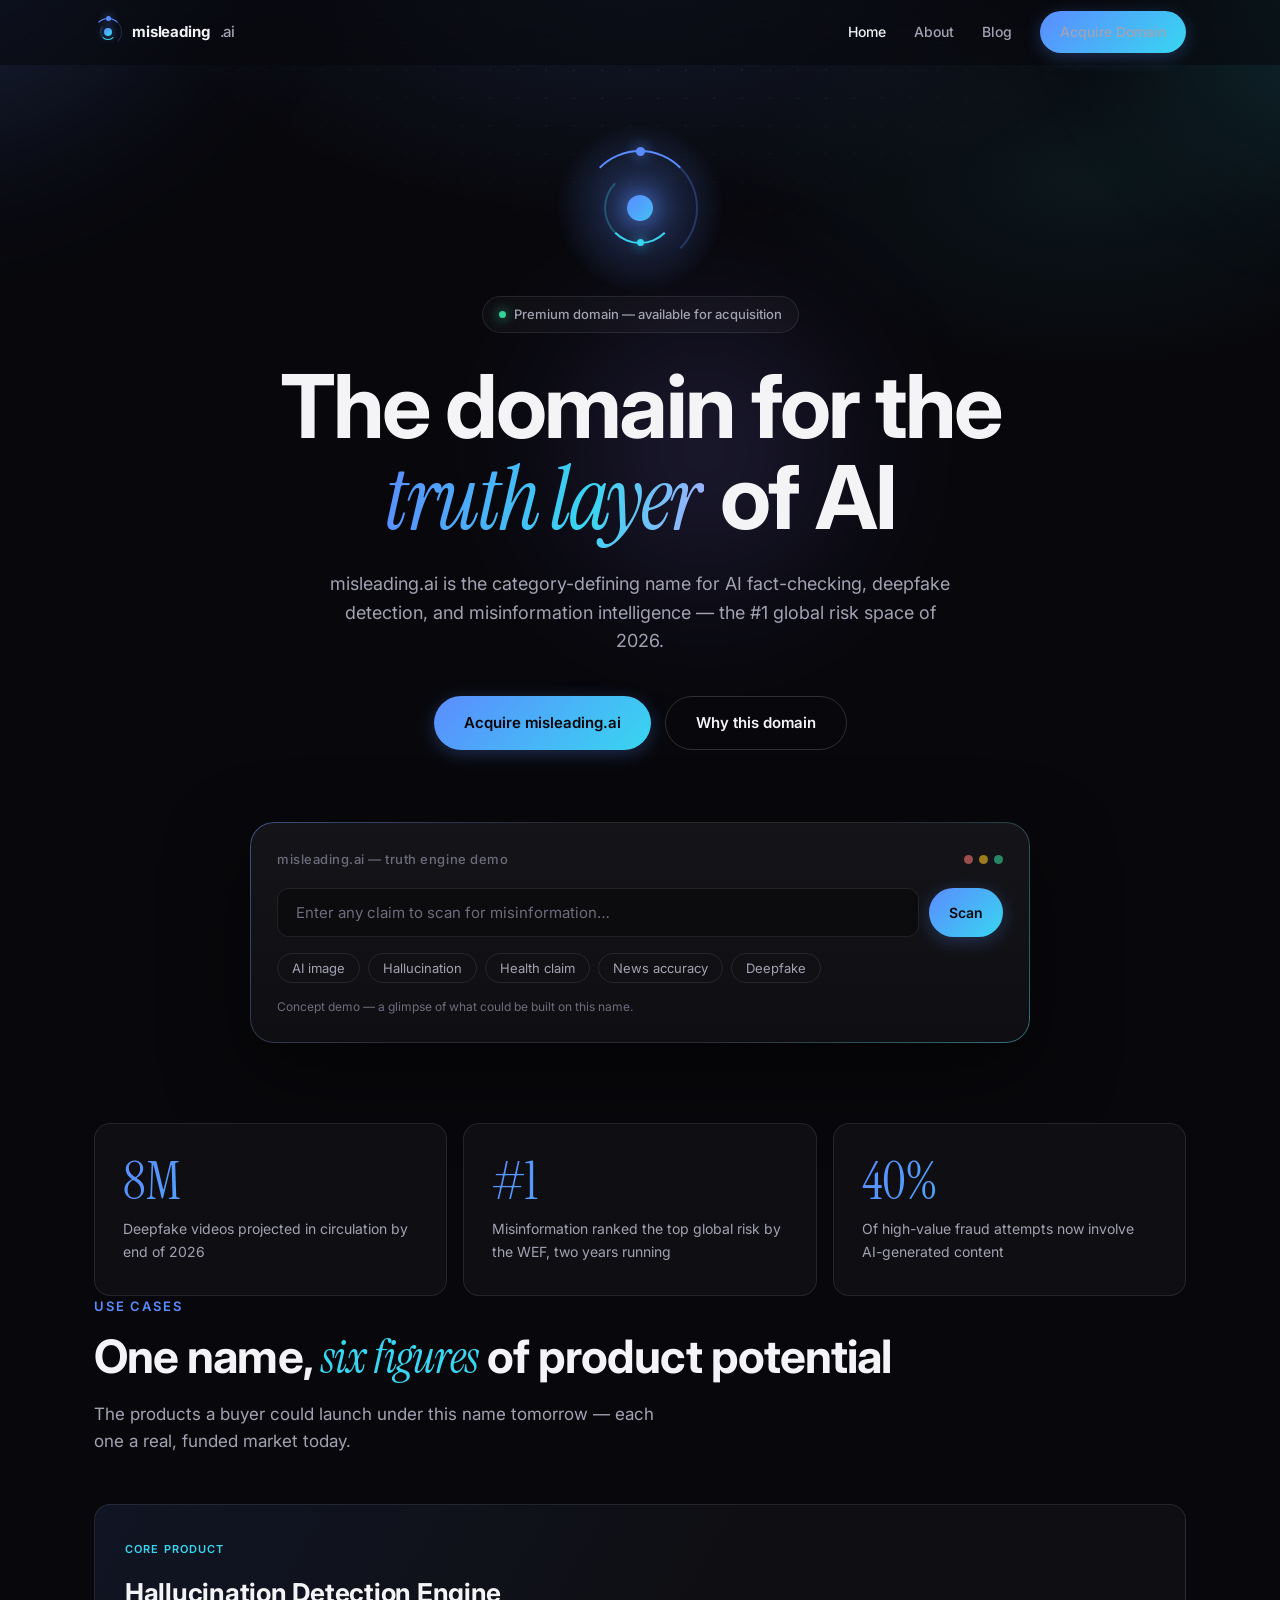
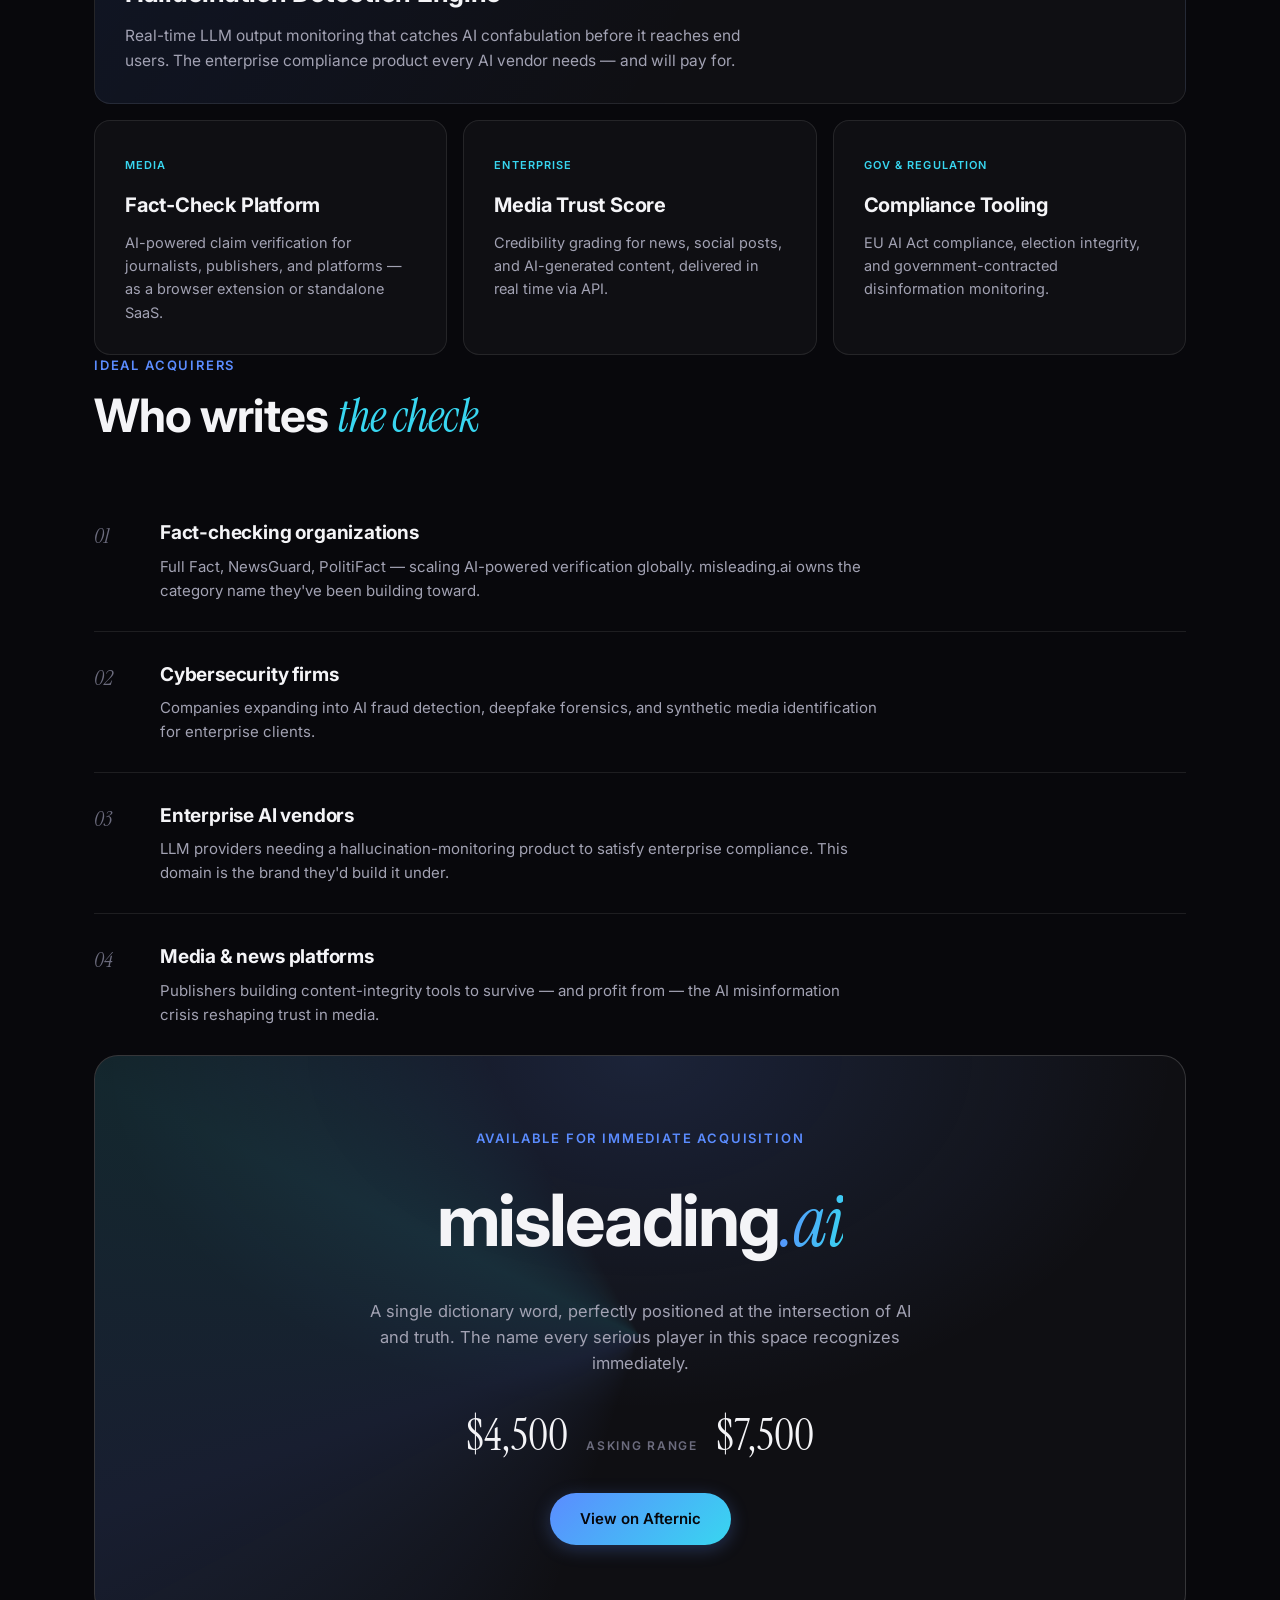
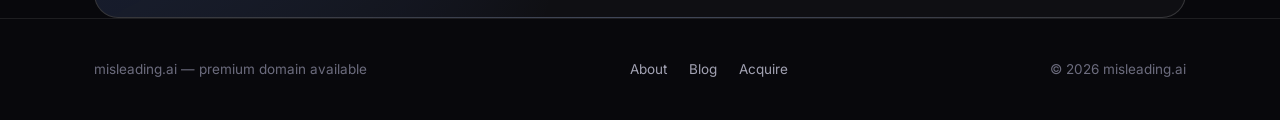
<file: index.html>
<!DOCTYPE html>
<html lang="en">
<head>
<meta charset="UTF-8">
<meta name="viewport" content="width=device-width, initial-scale=1.0">
<title>misleading.ai — The Premium Domain for AI Truth &amp; Trust</title>
<meta name="description" content="misleading.ai — a one-word .ai domain for AI fact-checking, deepfake detection, and misinformation intelligence. Available for acquisition.">
<link rel="icon" type="image/svg+xml" href="/favicon.svg">
<link rel="stylesheet" href="/styles.css">
</head>
<body>

<div class="backdrop"></div>
<div class="aurora"><span class="a1"></span><span class="a2"></span><span class="a3"></span></div>
<div class="scroll-progress" id="scrollProgress"></div>

<header>
  <nav class="nav">
    <a href="/" class="brand"><span class="brand-mark"><span class="orbit orbit-1"></span><span class="orbit orbit-2"></span><span class="core"></span></span>misleading<span class="tld">.ai</span></a>
    <button class="menu-toggle" id="menuToggle" aria-label="Toggle menu">☰</button>
    <div class="nav-links" id="navLinks">
      <a href="/" class="active">Home</a>
      <a href="/about.html">About</a>
      <a href="/blog/">Blog</a>
      <a href="/#acquire" class="btn btn-primary">Acquire Domain</a>
    </div>
  </nav>
</header>

<main>

<section class="hero wrap">
  <div class="hero-mark" aria-hidden="true">
    <span class="h-glow"></span>
    <span class="h-ring h-ring-1"></span>
    <span class="h-ring h-ring-2"></span>
    <span class="h-core"></span>
  </div>
  <div class="pill"><span class="dot"></span>Premium domain — available for acquisition</div>
  <h1 class="hero-title">The domain for the<br><span class="accent-word">truth layer</span> of AI</h1>
  <p class="hero-sub">
    misleading.ai is the category-defining name for AI fact-checking, deepfake detection, and misinformation intelligence — the #1 global risk space of 2026.
  </p>
  <div class="hero-ctas">
    <a href="#acquire" class="btn btn-primary btn-lg">Acquire misleading.ai</a>
    <a href="/about.html" class="btn btn-lg">Why this domain</a>
  </div>

  <div class="demo reveal">
    <div class="demo-head">
      <span class="demo-title">misleading.ai — truth engine demo</span>
      <div class="demo-dots"><span></span><span></span><span></span></div>
    </div>
    <div class="scan-row">
      <input class="scan-input" id="claimInput" type="text" placeholder="Enter any claim to scan for misinformation…">
      <button class="btn btn-primary" id="scanBtn">Scan</button>
    </div>
    <div class="result" id="resultPanel">
      <div class="result-top">
        <span class="verdict-badge" id="vLabel">—</span>
        <span class="verdict-conf" id="vConf">—</span>
      </div>
      <div class="meter"><div class="meter-fill" id="resultBar"></div></div>
      <div class="chips" id="vChips"></div>
    </div>
    <div class="presets">
      <button class="preset" data-c="This AI image is 100% real and unedited">AI image</button>
      <button class="preset" data-c="Our model never hallucinates or fabricates facts">Hallucination</button>
      <button class="preset" data-c="Studies show this supplement cures anxiety disorders">Health claim</button>
      <button class="preset" data-c="This story was verified by peer-reviewed sources">News accuracy</button>
      <button class="preset" data-c="This video has not been altered in any way">Deepfake</button>
    </div>
    <p class="demo-note">Concept demo — a glimpse of what could be built on this name.</p>
  </div>
</section>

<section class="wrap">
  <div class="stats">
    <div class="stat reveal">
      <div class="stat-num" data-count="8" data-suffix="M">8M</div>
      <div class="stat-label">Deepfake videos projected in circulation by end of 2026</div>
    </div>
    <div class="stat reveal" style="transition-delay:0.1s">
      <div class="stat-num" data-count="1" data-prefix="#">#1</div>
      <div class="stat-label">Misinformation ranked the top global risk by the WEF, two years running</div>
    </div>
    <div class="stat reveal" style="transition-delay:0.2s">
      <div class="stat-num" data-count="40" data-suffix="%">40%</div>
      <div class="stat-label">Of high-value fraud attempts now involve AI-generated content</div>
    </div>
  </div>
</section>

<section class="wrap" id="use-cases">
  <div class="section-head">
    <div class="eyebrow">Use cases</div>
    <h2 class="section-title">One name, <em>six figures</em> of product potential</h2>
    <p class="section-sub">The products a buyer could launch under this name tomorrow — each one a real, funded market today.</p>
  </div>
  <div class="grid grid-3">
    <div class="card card-featured reveal">
      <span class="card-tag">Core product</span>
      <h3>Hallucination Detection Engine</h3>
      <p>Real-time LLM output monitoring that catches AI confabulation before it reaches end users. The enterprise compliance product every AI vendor needs — and will pay for.</p>
    </div>
    <div class="card reveal">
      <span class="card-tag">Media</span>
      <h3>Fact-Check Platform</h3>
      <p>AI-powered claim verification for journalists, publishers, and platforms — as a browser extension or standalone SaaS.</p>
    </div>
    <div class="card reveal" style="transition-delay:0.08s">
      <span class="card-tag">Enterprise</span>
      <h3>Media Trust Score</h3>
      <p>Credibility grading for news, social posts, and AI-generated content, delivered in real time via API.</p>
    </div>
    <div class="card reveal" style="transition-delay:0.16s">
      <span class="card-tag">Gov &amp; regulation</span>
      <h3>Compliance Tooling</h3>
      <p>EU AI Act compliance, election integrity, and government-contracted disinformation monitoring.</p>
    </div>
  </div>
</section>

<section class="wrap">
  <div class="section-head">
    <div class="eyebrow">Ideal acquirers</div>
    <h2 class="section-title">Who writes <em>the check</em></h2>
  </div>
  <div>
    <div class="buyer reveal">
      <div class="buyer-num">01</div>
      <div>
        <h3>Fact-checking organizations</h3>
        <p>Full Fact, NewsGuard, PolitiFact — scaling AI-powered verification globally. misleading.ai owns the category name they've been building toward.</p>
      </div>
    </div>
    <div class="buyer reveal">
      <div class="buyer-num">02</div>
      <div>
        <h3>Cybersecurity firms</h3>
        <p>Companies expanding into AI fraud detection, deepfake forensics, and synthetic media identification for enterprise clients.</p>
      </div>
    </div>
    <div class="buyer reveal">
      <div class="buyer-num">03</div>
      <div>
        <h3>Enterprise AI vendors</h3>
        <p>LLM providers needing a hallucination-monitoring product to satisfy enterprise compliance. This domain is the brand they'd build it under.</p>
      </div>
    </div>
    <div class="buyer reveal">
      <div class="buyer-num">04</div>
      <div>
        <h3>Media &amp; news platforms</h3>
        <p>Publishers building content-integrity tools to survive — and profit from — the AI misinformation crisis reshaping trust in media.</p>
      </div>
    </div>
  </div>
</section>

<section class="wrap" id="acquire">
  <div class="acquire-card reveal">
    <div class="eyebrow">Available for immediate acquisition</div>
    <div class="acquire-domain">misleading<span class="tld">.ai</span></div>
    <p class="acquire-sub">A single dictionary word, perfectly positioned at the intersection of AI and truth. The name every serious player in this space recognizes immediately.</p>
    <div class="price-row">
      <span class="price">$4,500</span>
      <span class="price-label">Asking range</span>
      <span class="price">$7,500</span>
    </div>
    <div>
      <a href="#" class="btn btn-primary btn-lg">View on Afternic</a>
    </div>
  </div>
</section>

</main>

<footer>
  <div class="wrap footer-inner">
    <span>misleading.ai — premium domain available</span>
    <div class="footer-links">
      <a href="/about.html">About</a>
      <a href="/blog/">Blog</a>
      <a href="/#acquire">Acquire</a>
    </div>
    <span>&copy; 2026 misleading.ai</span>
  </div>
</footer>

<script src="/script.js"></script>
</body>
</html>
</file>
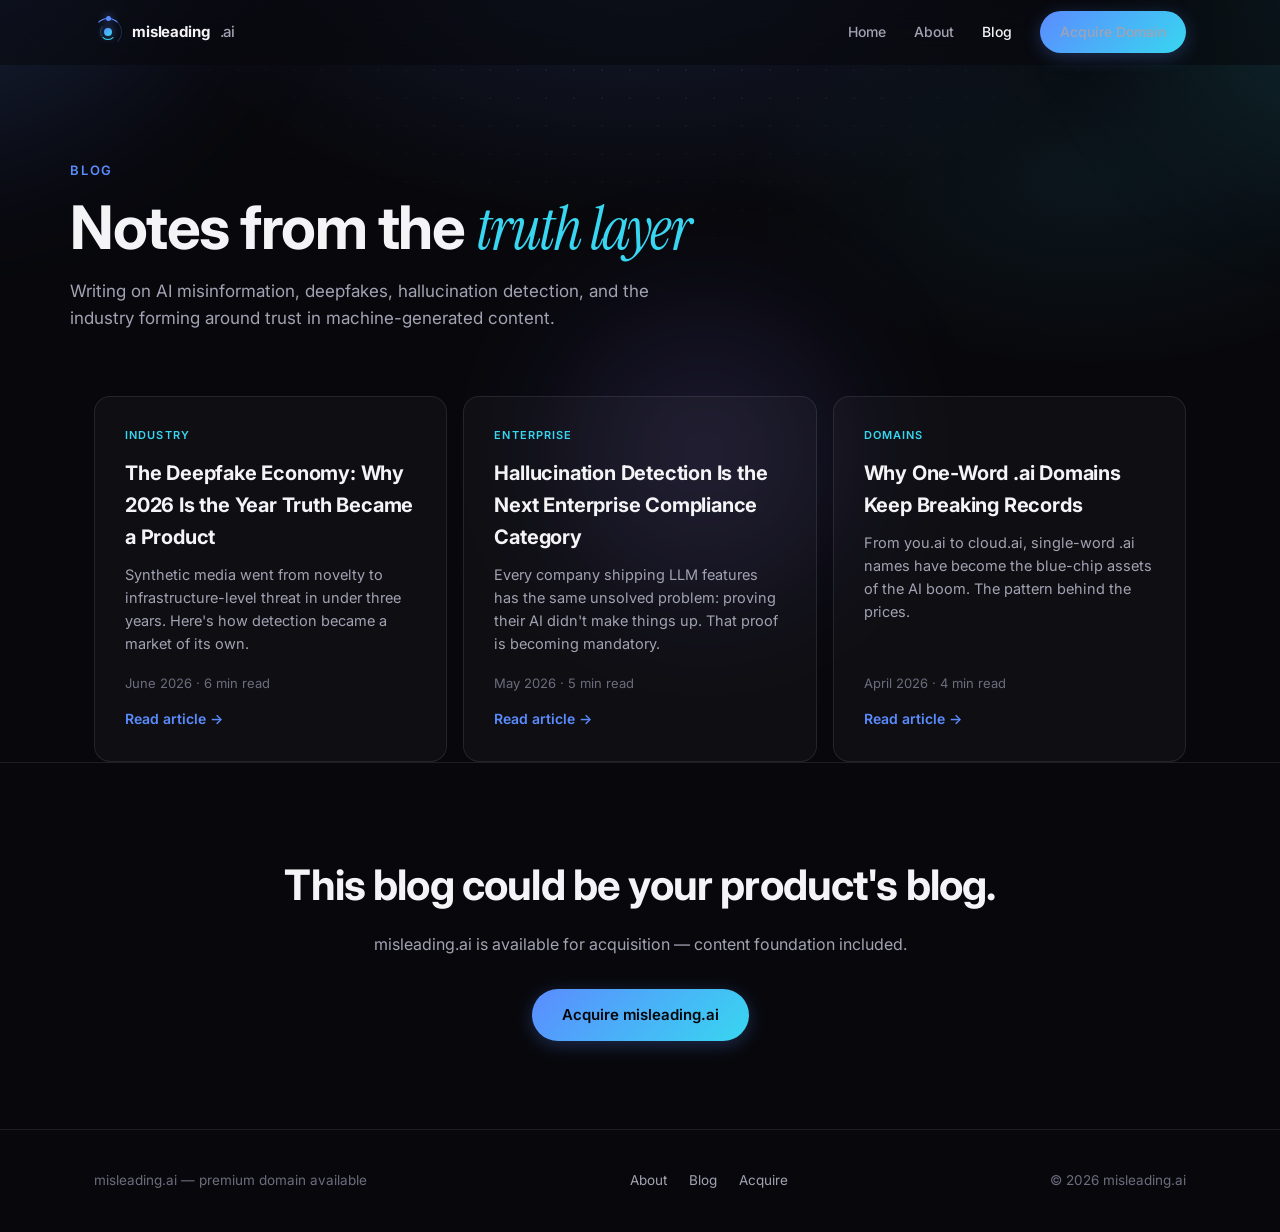
<file: blog/index.html>
<!DOCTYPE html>
<html lang="en">
<head>
<meta charset="UTF-8">
<meta name="viewport" content="width=device-width, initial-scale=1.0">
<title>Blog — misleading.ai</title>
<meta name="description" content="Notes on AI misinformation, deepfakes, hallucination detection, and the emerging AI-trust industry — from misleading.ai.">
<link rel="icon" type="image/svg+xml" href="/favicon.svg">
<link rel="stylesheet" href="/styles.css">
</head>
<body>

<div class="backdrop"></div>
<div class="aurora"><span class="a1"></span><span class="a2"></span><span class="a3"></span></div>
<div class="scroll-progress" id="scrollProgress"></div>

<header>
  <nav class="nav">
    <a href="/" class="brand"><span class="brand-mark"><span class="orbit orbit-1"></span><span class="orbit orbit-2"></span><span class="core"></span></span>misleading<span class="tld">.ai</span></a>
    <button class="menu-toggle" id="menuToggle" aria-label="Toggle menu">☰</button>
    <div class="nav-links" id="navLinks">
      <a href="/">Home</a>
      <a href="/about.html">About</a>
      <a href="/blog/" class="active">Blog</a>
      <a href="/#acquire" class="btn btn-primary">Acquire Domain</a>
    </div>
  </nav>
</header>

<main>

<section class="page-hero wrap">
  <div class="eyebrow">Blog</div>
  <h1>Notes from the <em>truth layer</em></h1>
  <p>Writing on AI misinformation, deepfakes, hallucination detection, and the industry forming around trust in machine-generated content.</p>
</section>

<section class="wrap" style="padding-top:40px;">
  <div class="grid grid-3">
    <a href="/blog/deepfake-economy-2026.html" class="card post-card reveal">
      <span class="card-tag">Industry</span>
      <h3>The Deepfake Economy: Why 2026 Is the Year Truth Became a Product</h3>
      <p>Synthetic media went from novelty to infrastructure-level threat in under three years. Here's how detection became a market of its own.</p>
      <span class="post-meta">June 2026 · 6 min read</span>
      <span class="read-link">Read article →</span>
    </a>
    <a href="/blog/hallucination-detection-compliance.html" class="card post-card reveal" style="transition-delay:0.08s">
      <span class="card-tag">Enterprise</span>
      <h3>Hallucination Detection Is the Next Enterprise Compliance Category</h3>
      <p>Every company shipping LLM features has the same unsolved problem: proving their AI didn't make things up. That proof is becoming mandatory.</p>
      <span class="post-meta">May 2026 · 5 min read</span>
      <span class="read-link">Read article →</span>
    </a>
    <a href="/blog/one-word-ai-domains.html" class="card post-card reveal" style="transition-delay:0.16s">
      <span class="card-tag">Domains</span>
      <h3>Why One-Word .ai Domains Keep Breaking Records</h3>
      <p>From you.ai to cloud.ai, single-word .ai names have become the blue-chip assets of the AI boom. The pattern behind the prices.</p>
      <span class="post-meta">April 2026 · 4 min read</span>
      <span class="read-link">Read article →</span>
    </a>
  </div>
</section>

<div class="cta-band">
  <div class="wrap">
    <h2>This blog could be your product's blog.</h2>
    <p>misleading.ai is available for acquisition — content foundation included.</p>
    <a href="/#acquire" class="btn btn-primary btn-lg">Acquire misleading.ai</a>
  </div>
</div>

</main>

<footer>
  <div class="wrap footer-inner">
    <span>misleading.ai — premium domain available</span>
    <div class="footer-links">
      <a href="/about.html">About</a>
      <a href="/blog/">Blog</a>
      <a href="/#acquire">Acquire</a>
    </div>
    <span>&copy; 2026 misleading.ai</span>
  </div>
</footer>

<script src="/script.js"></script>
</body>
</html>
</file>
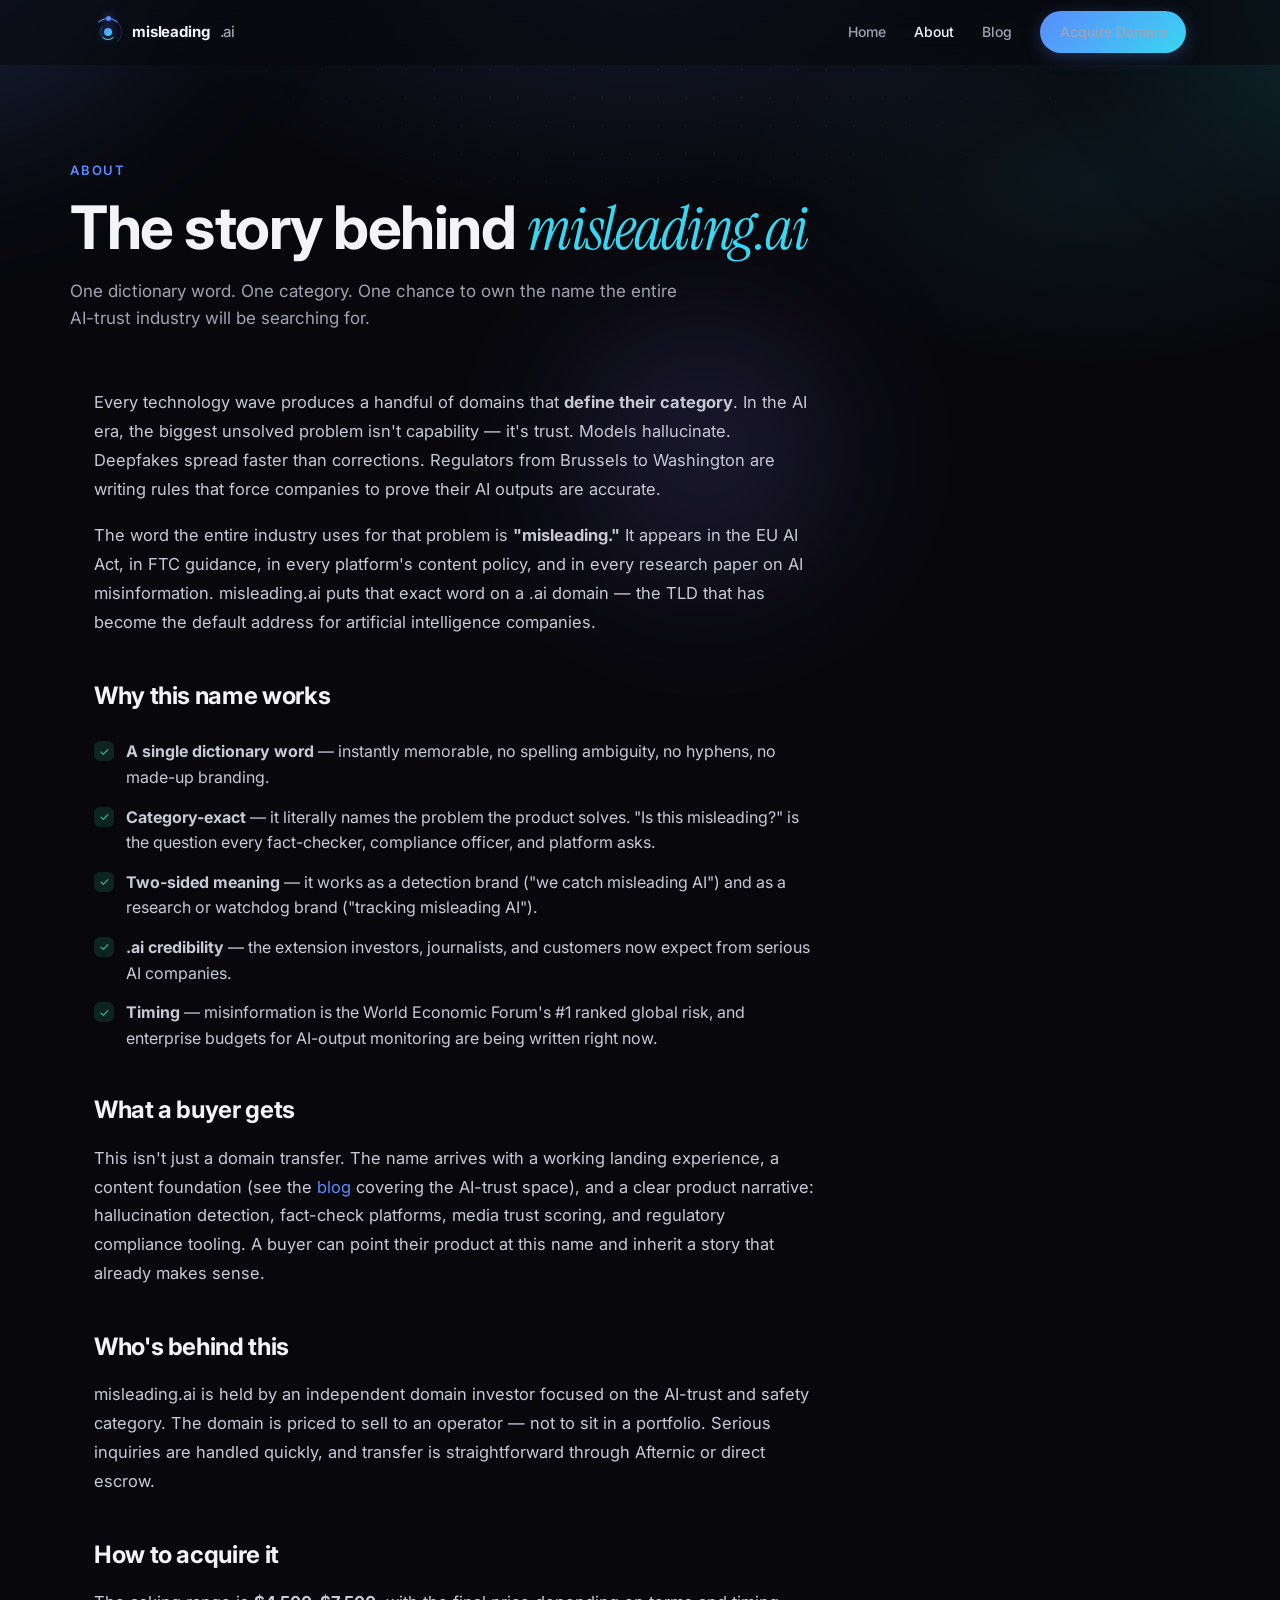
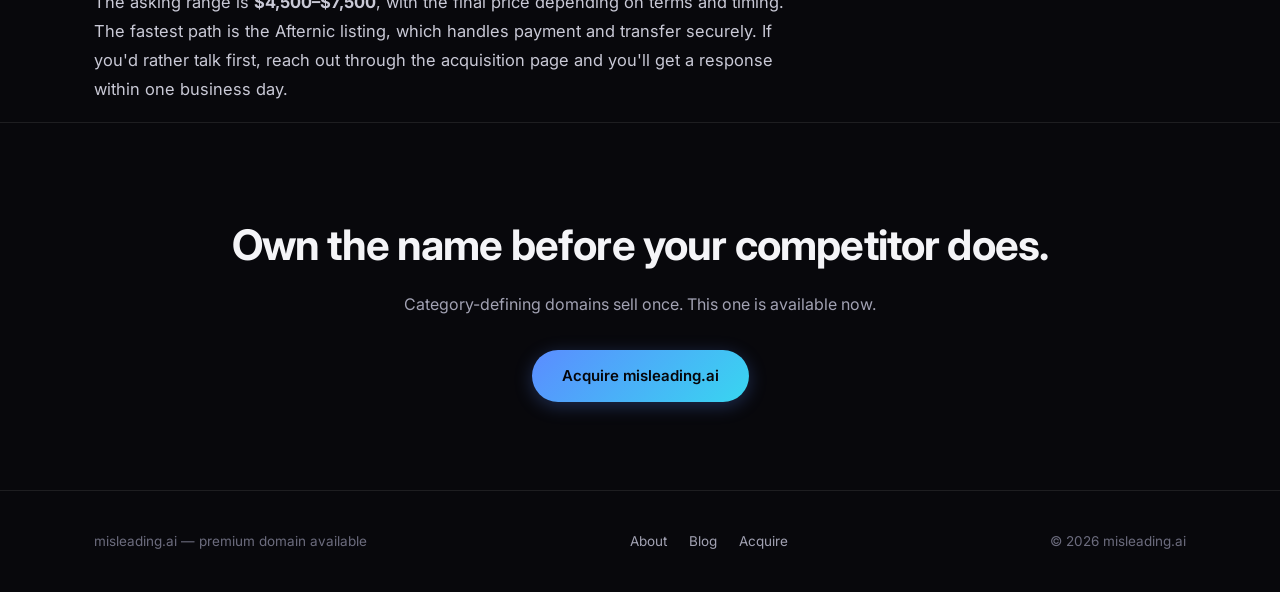
<file: about.html>
<!DOCTYPE html>
<html lang="en">
<head>
<meta charset="UTF-8">
<meta name="viewport" content="width=device-width, initial-scale=1.0">
<title>About — misleading.ai</title>
<meta name="description" content="Why misleading.ai is the category-defining domain for AI truth, fact-checking, and misinformation intelligence — and why it's available now.">
<link rel="icon" type="image/svg+xml" href="/favicon.svg">
<link rel="stylesheet" href="/styles.css">
</head>
<body>

<div class="backdrop"></div>
<div class="aurora"><span class="a1"></span><span class="a2"></span><span class="a3"></span></div>
<div class="scroll-progress" id="scrollProgress"></div>

<header>
  <nav class="nav">
    <a href="/" class="brand"><span class="brand-mark"><span class="orbit orbit-1"></span><span class="orbit orbit-2"></span><span class="core"></span></span>misleading<span class="tld">.ai</span></a>
    <button class="menu-toggle" id="menuToggle" aria-label="Toggle menu">☰</button>
    <div class="nav-links" id="navLinks">
      <a href="/">Home</a>
      <a href="/about.html" class="active">About</a>
      <a href="/blog/">Blog</a>
      <a href="/#acquire" class="btn btn-primary">Acquire Domain</a>
    </div>
  </nav>
</header>

<main>

<section class="page-hero wrap">
  <div class="eyebrow">About</div>
  <h1>The story behind <em>misleading.ai</em></h1>
  <p>One dictionary word. One category. One chance to own the name the entire AI-trust industry will be searching for.</p>
</section>

<section class="wrap" style="padding-top:32px;">
  <div class="prose">
    <p>Every technology wave produces a handful of domains that <strong>define their category</strong>. In the AI era, the biggest unsolved problem isn't capability — it's trust. Models hallucinate. Deepfakes spread faster than corrections. Regulators from Brussels to Washington are writing rules that force companies to prove their AI outputs are accurate.</p>
    <p>The word the entire industry uses for that problem is <strong>"misleading."</strong> It appears in the EU AI Act, in FTC guidance, in every platform's content policy, and in every research paper on AI misinformation. misleading.ai puts that exact word on a .ai domain — the TLD that has become the default address for artificial intelligence companies.</p>

    <h2>Why this name works</h2>
    <ul class="checklist">
      <li><strong>A single dictionary word</strong> — instantly memorable, no spelling ambiguity, no hyphens, no made-up branding.</li>
      <li><strong>Category-exact</strong> — it literally names the problem the product solves. "Is this misleading?" is the question every fact-checker, compliance officer, and platform asks.</li>
      <li><strong>Two-sided meaning</strong> — it works as a detection brand ("we catch misleading AI") and as a research or watchdog brand ("tracking misleading AI").</li>
      <li><strong>.ai credibility</strong> — the extension investors, journalists, and customers now expect from serious AI companies.</li>
      <li><strong>Timing</strong> — misinformation is the World Economic Forum's #1 ranked global risk, and enterprise budgets for AI-output monitoring are being written right now.</li>
    </ul>

    <h2>What a buyer gets</h2>
    <p>This isn't just a domain transfer. The name arrives with a working landing experience, a content foundation (see the <a href="/blog/" style="color:var(--accent);">blog</a> covering the AI-trust space), and a clear product narrative: hallucination detection, fact-check platforms, media trust scoring, and regulatory compliance tooling. A buyer can point their product at this name and inherit a story that already makes sense.</p>

    <h2>Who's behind this</h2>
    <p>misleading.ai is held by an independent domain investor focused on the AI-trust and safety category. The domain is priced to sell to an operator — not to sit in a portfolio. Serious inquiries are handled quickly, and transfer is straightforward through Afternic or direct escrow.</p>

    <h2>How to acquire it</h2>
    <p>The asking range is <strong>$4,500–$7,500</strong>, with the final price depending on terms and timing. The fastest path is the Afternic listing, which handles payment and transfer securely. If you'd rather talk first, reach out through the acquisition page and you'll get a response within one business day.</p>
  </div>
</section>

<div class="cta-band">
  <div class="wrap">
    <h2>Own the name before your competitor does.</h2>
    <p>Category-defining domains sell once. This one is available now.</p>
    <a href="/#acquire" class="btn btn-primary btn-lg">Acquire misleading.ai</a>
  </div>
</div>

</main>

<footer>
  <div class="wrap footer-inner">
    <span>misleading.ai — premium domain available</span>
    <div class="footer-links">
      <a href="/about.html">About</a>
      <a href="/blog/">Blog</a>
      <a href="/#acquire">Acquire</a>
    </div>
    <span>&copy; 2026 misleading.ai</span>
  </div>
</footer>

<script src="/script.js"></script>
</body>
</html>
</file>
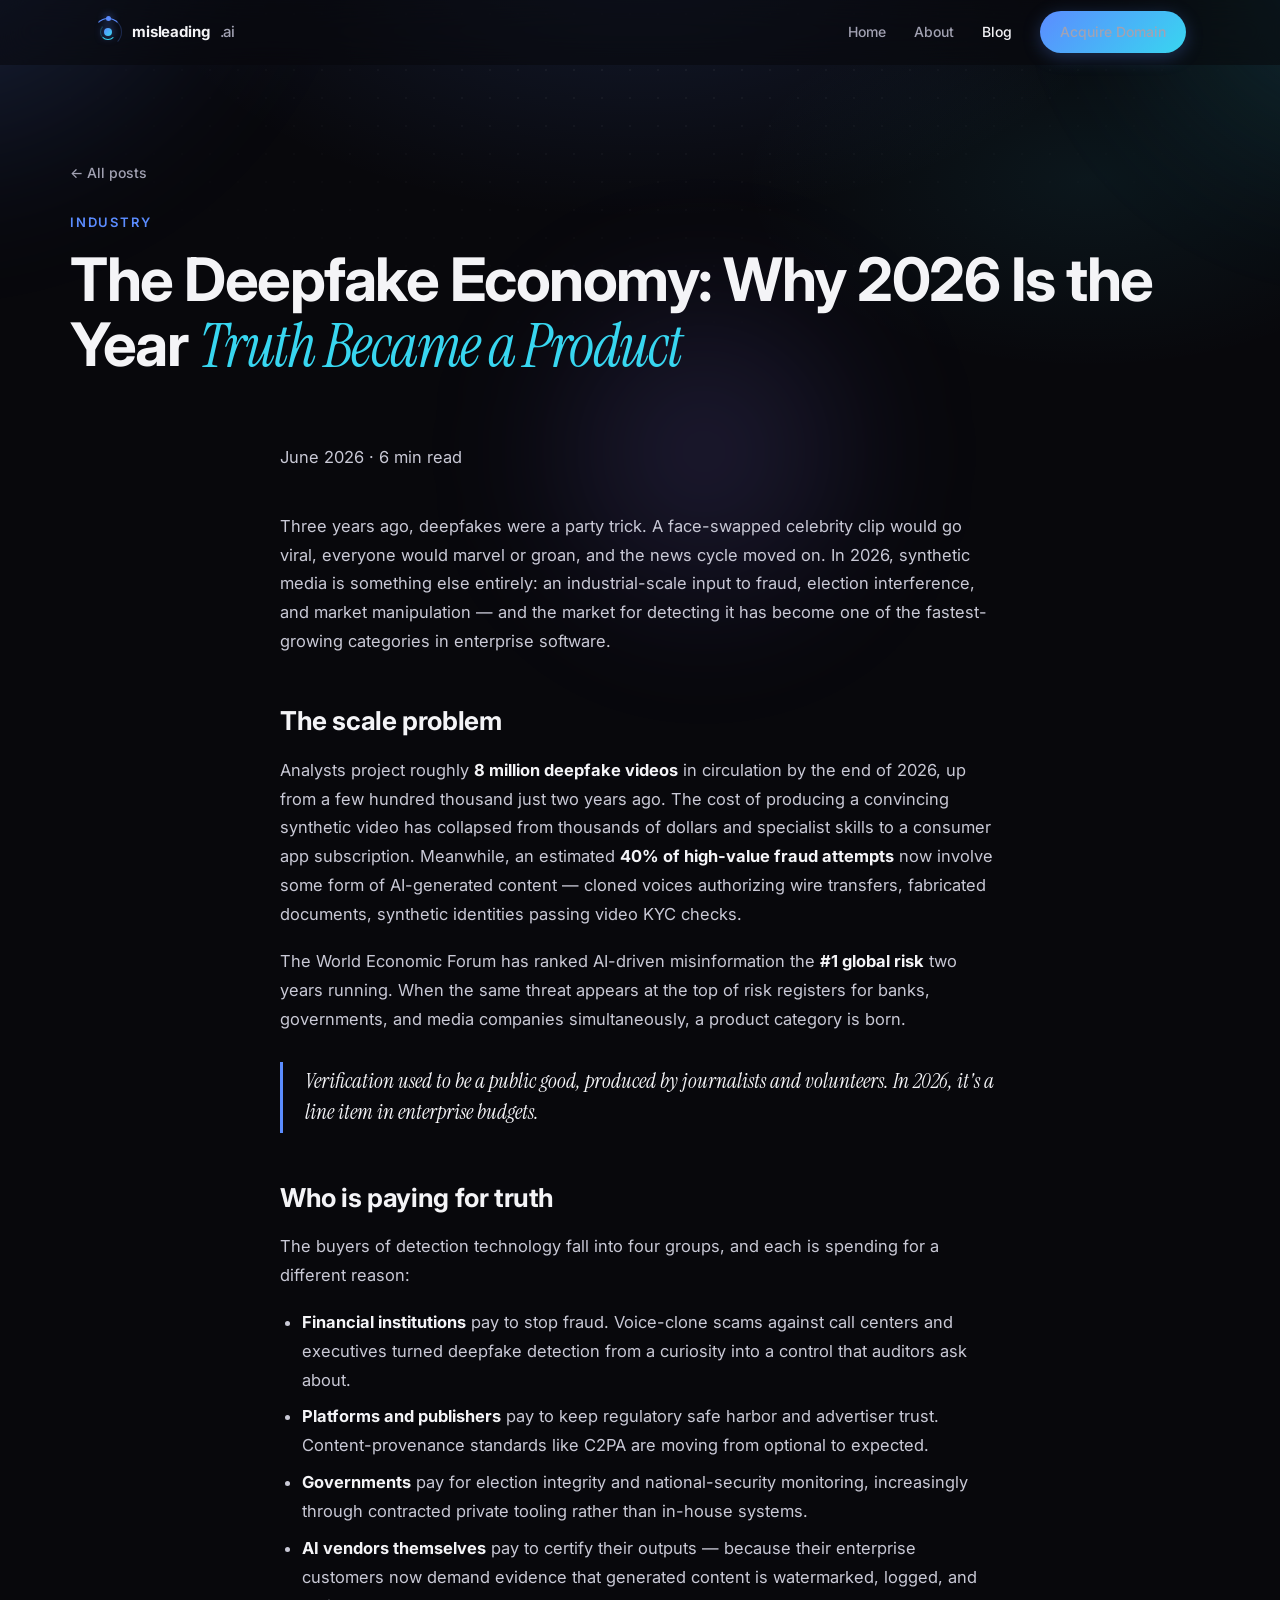
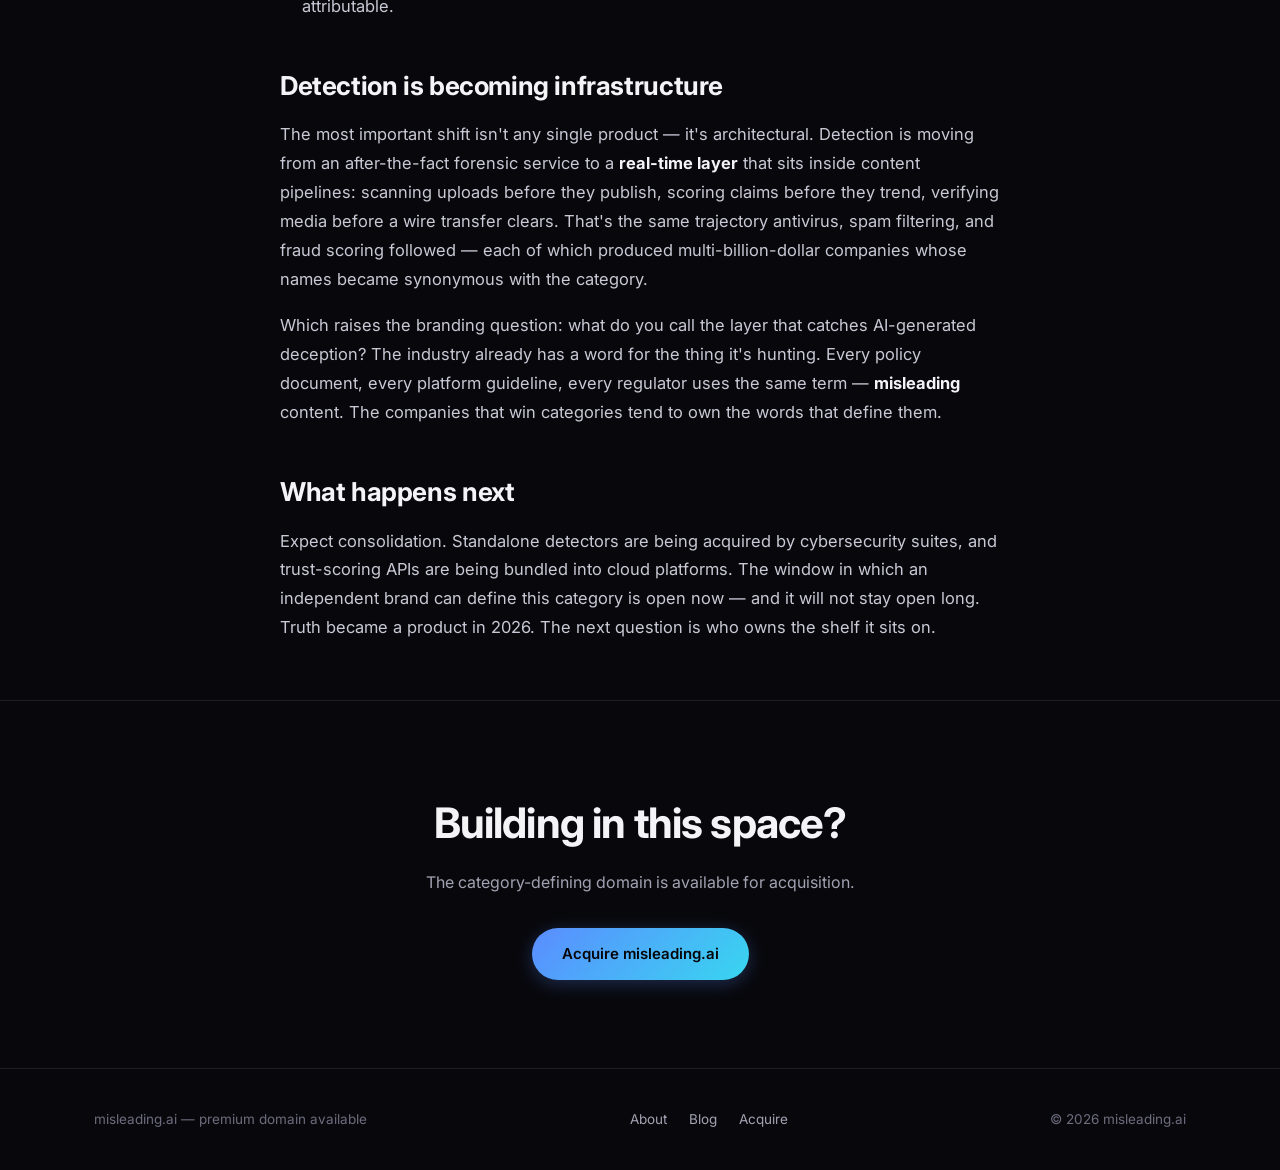
<file: blog/deepfake-economy-2026.html>
<!DOCTYPE html>
<html lang="en">
<head>
<meta charset="UTF-8">
<meta name="viewport" content="width=device-width, initial-scale=1.0">
<title>The Deepfake Economy: Why 2026 Is the Year Truth Became a Product — misleading.ai</title>
<meta name="description" content="Synthetic media went from novelty to infrastructure-level threat in under three years. How deepfake detection became a market of its own.">
<link rel="icon" type="image/svg+xml" href="/favicon.svg">
<link rel="stylesheet" href="/styles.css">
</head>
<body>

<div class="backdrop"></div>
<div class="aurora"><span class="a1"></span><span class="a2"></span><span class="a3"></span></div>
<div class="scroll-progress" id="scrollProgress"></div>

<header>
  <nav class="nav">
    <a href="/" class="brand"><span class="brand-mark"><span class="orbit orbit-1"></span><span class="orbit orbit-2"></span><span class="core"></span></span>misleading<span class="tld">.ai</span></a>
    <button class="menu-toggle" id="menuToggle" aria-label="Toggle menu">☰</button>
    <div class="nav-links" id="navLinks">
      <a href="/">Home</a>
      <a href="/about.html">About</a>
      <a href="/blog/" class="active">Blog</a>
      <a href="/#acquire" class="btn btn-primary">Acquire Domain</a>
    </div>
  </nav>
</header>

<main>

<section class="page-hero wrap">
  <a href="/blog/" class="back-link">← All posts</a>
  <div class="eyebrow">Industry</div>
  <h1>The Deepfake Economy: Why 2026 Is the Year <em>Truth Became a Product</em></h1>
</section>

<section class="wrap">
  <article class="post">
    <p class="post-meta">June 2026 · 6 min read</p>

    <p>Three years ago, deepfakes were a party trick. A face-swapped celebrity clip would go viral, everyone would marvel or groan, and the news cycle moved on. In 2026, synthetic media is something else entirely: an industrial-scale input to fraud, election interference, and market manipulation — and the market for detecting it has become one of the fastest-growing categories in enterprise software.</p>

    <h2>The scale problem</h2>
    <p>Analysts project roughly <strong>8 million deepfake videos</strong> in circulation by the end of 2026, up from a few hundred thousand just two years ago. The cost of producing a convincing synthetic video has collapsed from thousands of dollars and specialist skills to a consumer app subscription. Meanwhile, an estimated <strong>40% of high-value fraud attempts</strong> now involve some form of AI-generated content — cloned voices authorizing wire transfers, fabricated documents, synthetic identities passing video KYC checks.</p>
    <p>The World Economic Forum has ranked AI-driven misinformation the <strong>#1 global risk</strong> two years running. When the same threat appears at the top of risk registers for banks, governments, and media companies simultaneously, a product category is born.</p>

    <blockquote>Verification used to be a public good, produced by journalists and volunteers. In 2026, it's a line item in enterprise budgets.</blockquote>

    <h2>Who is paying for truth</h2>
    <p>The buyers of detection technology fall into four groups, and each is spending for a different reason:</p>
    <ul>
      <li><strong>Financial institutions</strong> pay to stop fraud. Voice-clone scams against call centers and executives turned deepfake detection from a curiosity into a control that auditors ask about.</li>
      <li><strong>Platforms and publishers</strong> pay to keep regulatory safe harbor and advertiser trust. Content-provenance standards like C2PA are moving from optional to expected.</li>
      <li><strong>Governments</strong> pay for election integrity and national-security monitoring, increasingly through contracted private tooling rather than in-house systems.</li>
      <li><strong>AI vendors themselves</strong> pay to certify their outputs — because their enterprise customers now demand evidence that generated content is watermarked, logged, and attributable.</li>
    </ul>

    <h2>Detection is becoming infrastructure</h2>
    <p>The most important shift isn't any single product — it's architectural. Detection is moving from an after-the-fact forensic service to a <strong>real-time layer</strong> that sits inside content pipelines: scanning uploads before they publish, scoring claims before they trend, verifying media before a wire transfer clears. That's the same trajectory antivirus, spam filtering, and fraud scoring followed — each of which produced multi-billion-dollar companies whose names became synonymous with the category.</p>
    <p>Which raises the branding question: what do you call the layer that catches AI-generated deception? The industry already has a word for the thing it's hunting. Every policy document, every platform guideline, every regulator uses the same term — <strong>misleading</strong> content. The companies that win categories tend to own the words that define them.</p>

    <h2>What happens next</h2>
    <p>Expect consolidation. Standalone detectors are being acquired by cybersecurity suites, and trust-scoring APIs are being bundled into cloud platforms. The window in which an independent brand can define this category is open now — and it will not stay open long. Truth became a product in 2026. The next question is who owns the shelf it sits on.</p>
  </article>
</section>

<div class="cta-band">
  <div class="wrap">
    <h2>Building in this space?</h2>
    <p>The category-defining domain is available for acquisition.</p>
    <a href="/#acquire" class="btn btn-primary btn-lg">Acquire misleading.ai</a>
  </div>
</div>

</main>

<footer>
  <div class="wrap footer-inner">
    <span>misleading.ai — premium domain available</span>
    <div class="footer-links">
      <a href="/about.html">About</a>
      <a href="/blog/">Blog</a>
      <a href="/#acquire">Acquire</a>
    </div>
    <span>&copy; 2026 misleading.ai</span>
  </div>
</footer>

<script src="/script.js"></script>
</body>
</html>
</file>
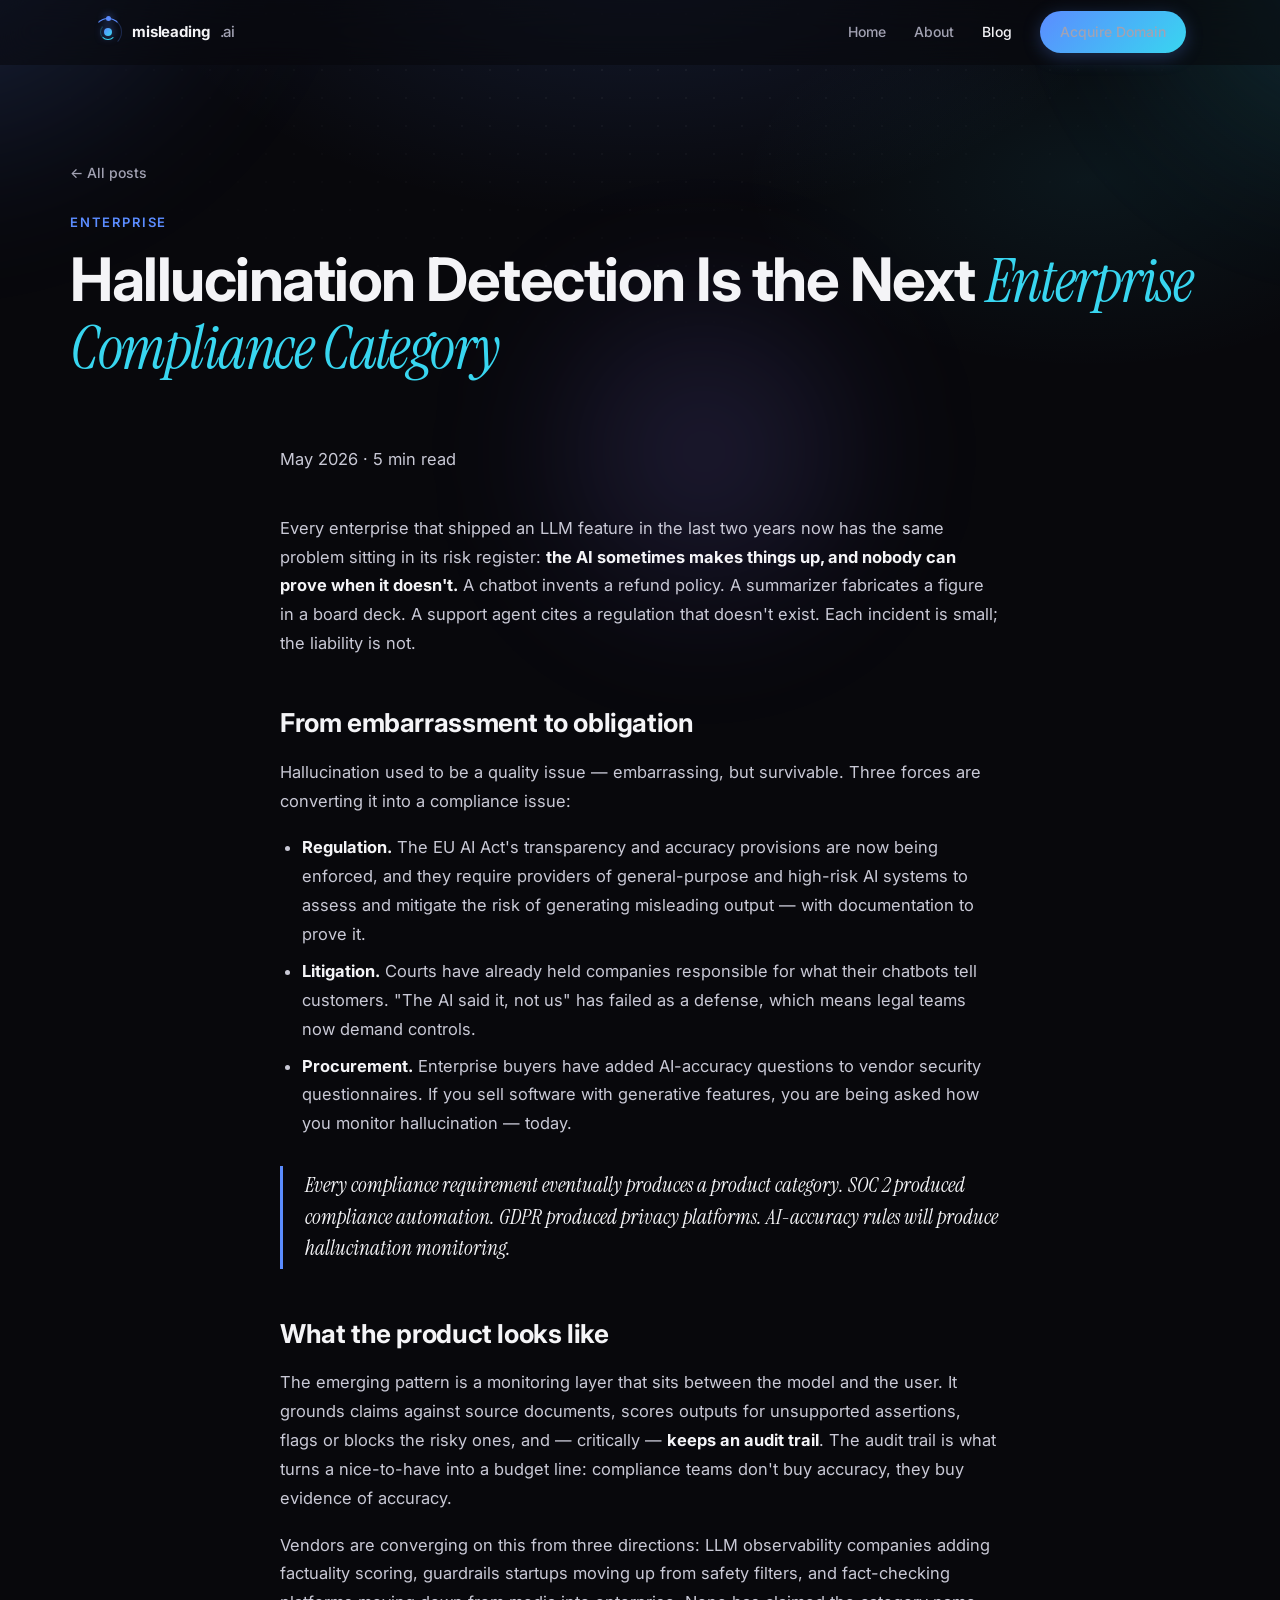
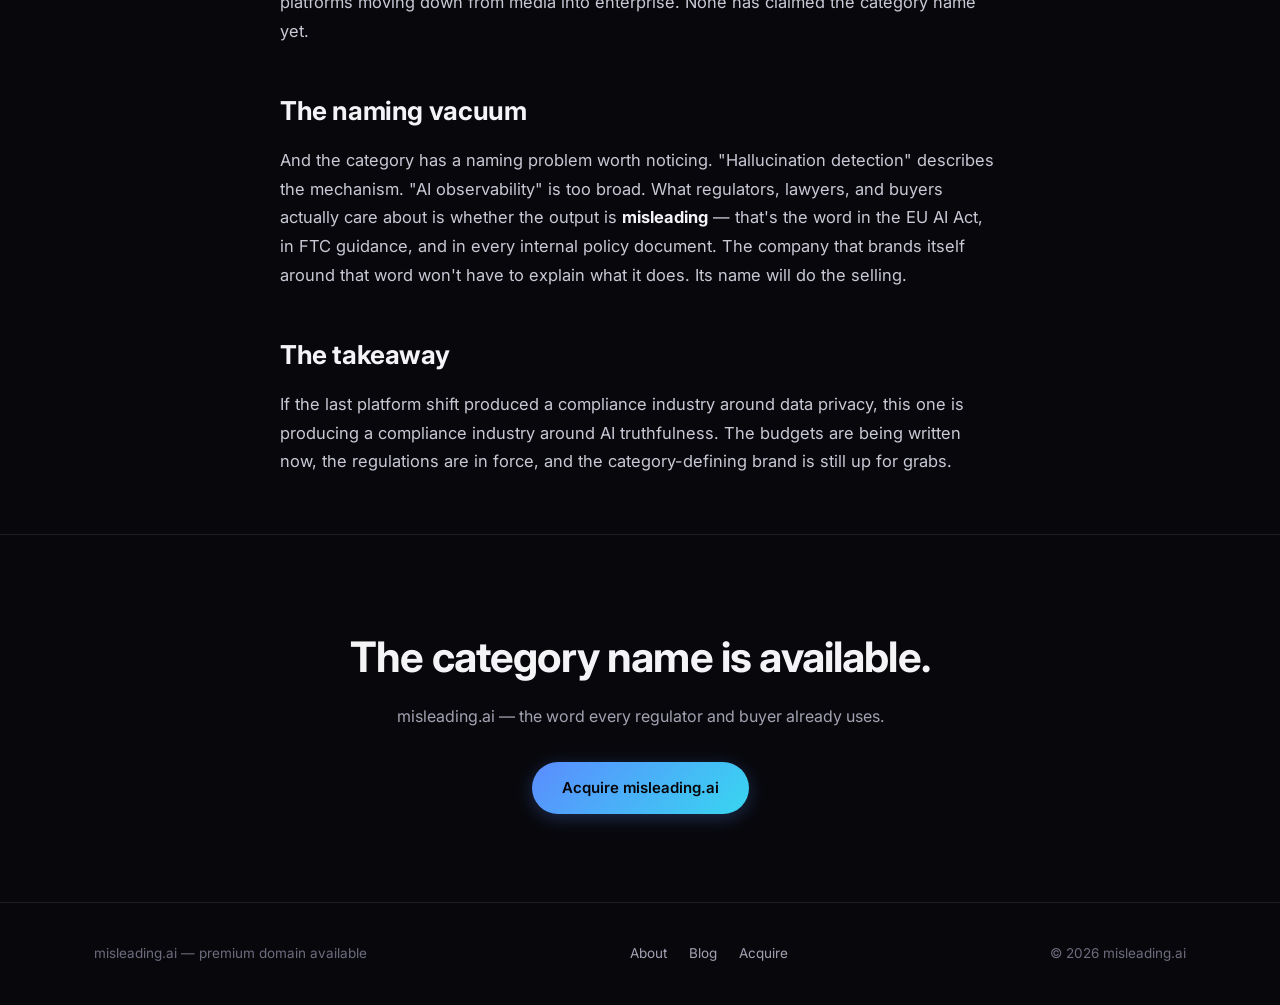
<file: blog/hallucination-detection-compliance.html>
<!DOCTYPE html>
<html lang="en">
<head>
<meta charset="UTF-8">
<meta name="viewport" content="width=device-width, initial-scale=1.0">
<title>Hallucination Detection Is the Next Enterprise Compliance Category — misleading.ai</title>
<meta name="description" content="Every company shipping LLM features has the same unsolved problem: proving their AI didn't make things up. That proof is becoming mandatory.">
<link rel="icon" type="image/svg+xml" href="/favicon.svg">
<link rel="stylesheet" href="/styles.css">
</head>
<body>

<div class="backdrop"></div>
<div class="aurora"><span class="a1"></span><span class="a2"></span><span class="a3"></span></div>
<div class="scroll-progress" id="scrollProgress"></div>

<header>
  <nav class="nav">
    <a href="/" class="brand"><span class="brand-mark"><span class="orbit orbit-1"></span><span class="orbit orbit-2"></span><span class="core"></span></span>misleading<span class="tld">.ai</span></a>
    <button class="menu-toggle" id="menuToggle" aria-label="Toggle menu">☰</button>
    <div class="nav-links" id="navLinks">
      <a href="/">Home</a>
      <a href="/about.html">About</a>
      <a href="/blog/" class="active">Blog</a>
      <a href="/#acquire" class="btn btn-primary">Acquire Domain</a>
    </div>
  </nav>
</header>

<main>

<section class="page-hero wrap">
  <a href="/blog/" class="back-link">← All posts</a>
  <div class="eyebrow">Enterprise</div>
  <h1>Hallucination Detection Is the Next <em>Enterprise Compliance Category</em></h1>
</section>

<section class="wrap">
  <article class="post">
    <p class="post-meta">May 2026 · 5 min read</p>

    <p>Every enterprise that shipped an LLM feature in the last two years now has the same problem sitting in its risk register: <strong>the AI sometimes makes things up, and nobody can prove when it doesn't.</strong> A chatbot invents a refund policy. A summarizer fabricates a figure in a board deck. A support agent cites a regulation that doesn't exist. Each incident is small; the liability is not.</p>

    <h2>From embarrassment to obligation</h2>
    <p>Hallucination used to be a quality issue — embarrassing, but survivable. Three forces are converting it into a compliance issue:</p>
    <ul>
      <li><strong>Regulation.</strong> The EU AI Act's transparency and accuracy provisions are now being enforced, and they require providers of general-purpose and high-risk AI systems to assess and mitigate the risk of generating misleading output — with documentation to prove it.</li>
      <li><strong>Litigation.</strong> Courts have already held companies responsible for what their chatbots tell customers. "The AI said it, not us" has failed as a defense, which means legal teams now demand controls.</li>
      <li><strong>Procurement.</strong> Enterprise buyers have added AI-accuracy questions to vendor security questionnaires. If you sell software with generative features, you are being asked how you monitor hallucination — today.</li>
    </ul>

    <blockquote>Every compliance requirement eventually produces a product category. SOC 2 produced compliance automation. GDPR produced privacy platforms. AI-accuracy rules will produce hallucination monitoring.</blockquote>

    <h2>What the product looks like</h2>
    <p>The emerging pattern is a monitoring layer that sits between the model and the user. It grounds claims against source documents, scores outputs for unsupported assertions, flags or blocks the risky ones, and — critically — <strong>keeps an audit trail</strong>. The audit trail is what turns a nice-to-have into a budget line: compliance teams don't buy accuracy, they buy evidence of accuracy.</p>
    <p>Vendors are converging on this from three directions: LLM observability companies adding factuality scoring, guardrails startups moving up from safety filters, and fact-checking platforms moving down from media into enterprise. None has claimed the category name yet.</p>

    <h2>The naming vacuum</h2>
    <p>And the category has a naming problem worth noticing. "Hallucination detection" describes the mechanism. "AI observability" is too broad. What regulators, lawyers, and buyers actually care about is whether the output is <strong>misleading</strong> — that's the word in the EU AI Act, in FTC guidance, and in every internal policy document. The company that brands itself around that word won't have to explain what it does. Its name will do the selling.</p>

    <h2>The takeaway</h2>
    <p>If the last platform shift produced a compliance industry around data privacy, this one is producing a compliance industry around AI truthfulness. The budgets are being written now, the regulations are in force, and the category-defining brand is still up for grabs.</p>
  </article>
</section>

<div class="cta-band">
  <div class="wrap">
    <h2>The category name is available.</h2>
    <p>misleading.ai — the word every regulator and buyer already uses.</p>
    <a href="/#acquire" class="btn btn-primary btn-lg">Acquire misleading.ai</a>
  </div>
</div>

</main>

<footer>
  <div class="wrap footer-inner">
    <span>misleading.ai — premium domain available</span>
    <div class="footer-links">
      <a href="/about.html">About</a>
      <a href="/blog/">Blog</a>
      <a href="/#acquire">Acquire</a>
    </div>
    <span>&copy; 2026 misleading.ai</span>
  </div>
</footer>

<script src="/script.js"></script>
</body>
</html>
</file>
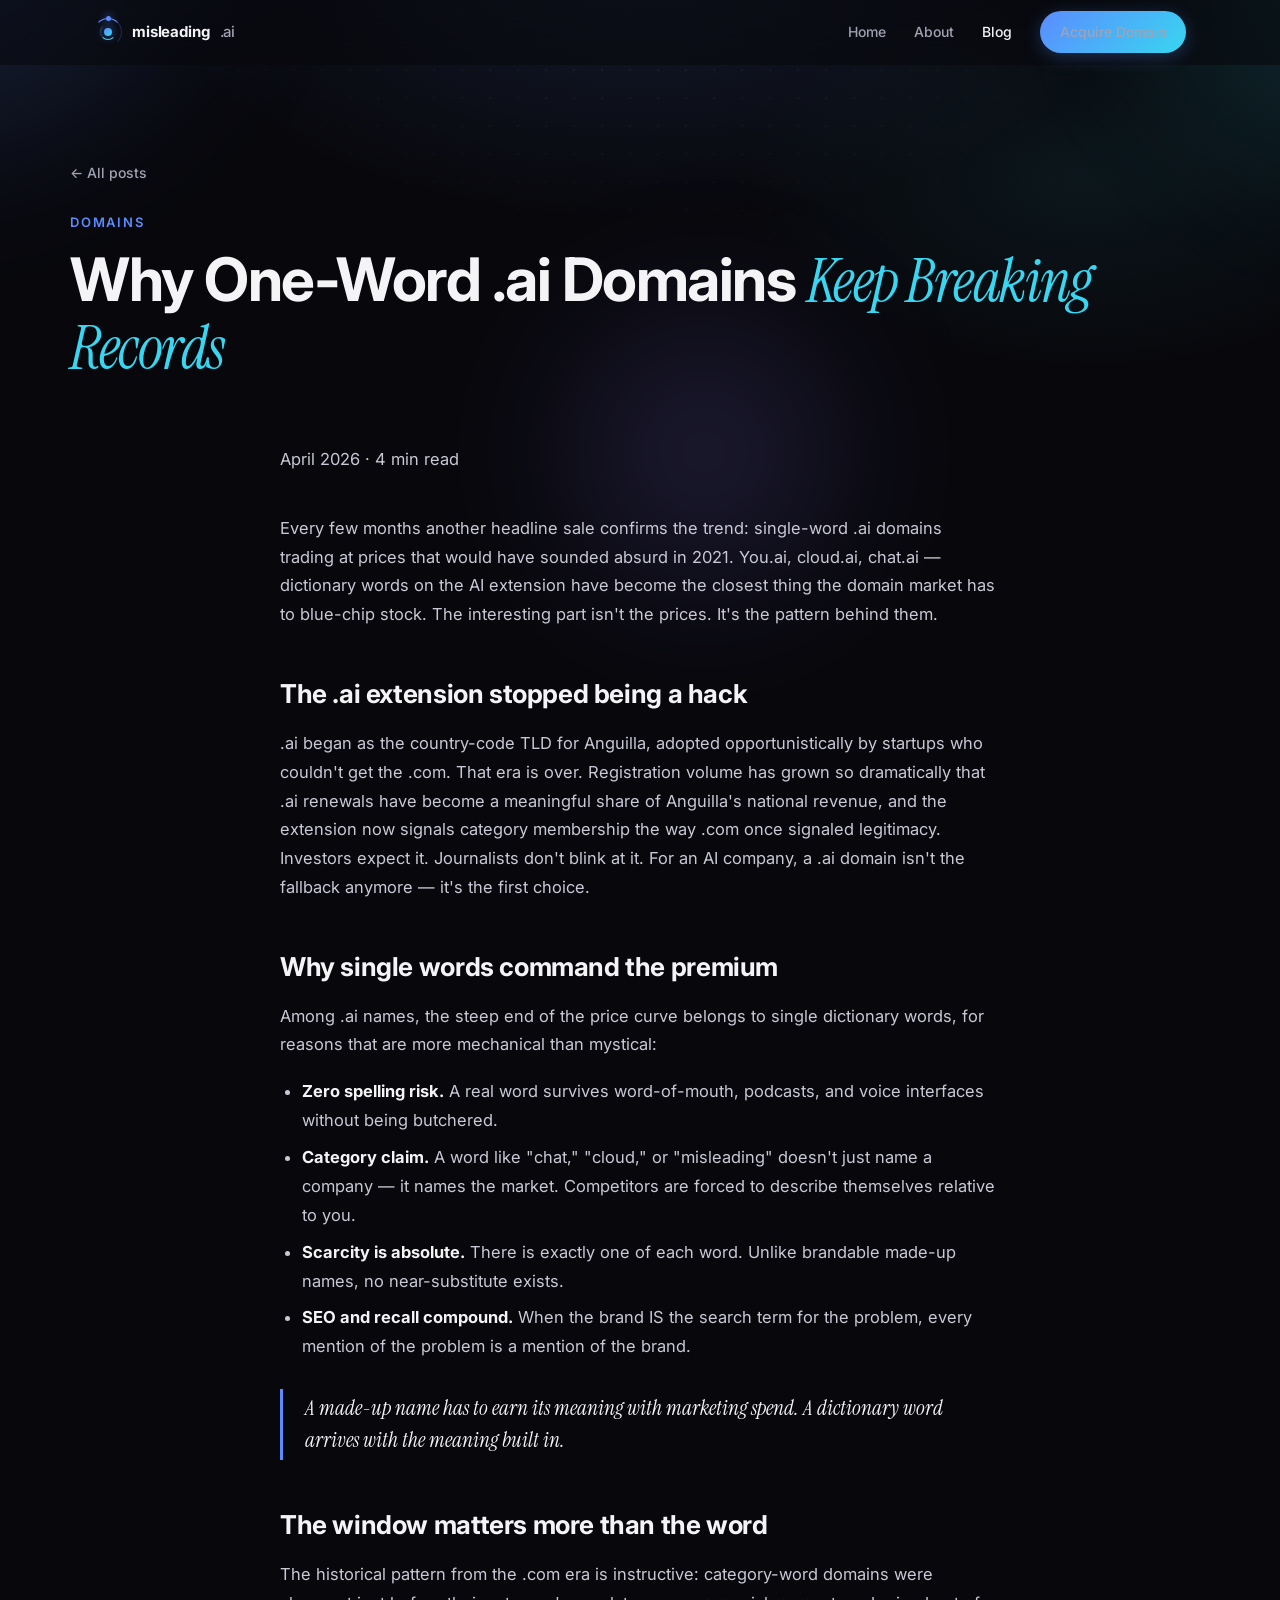
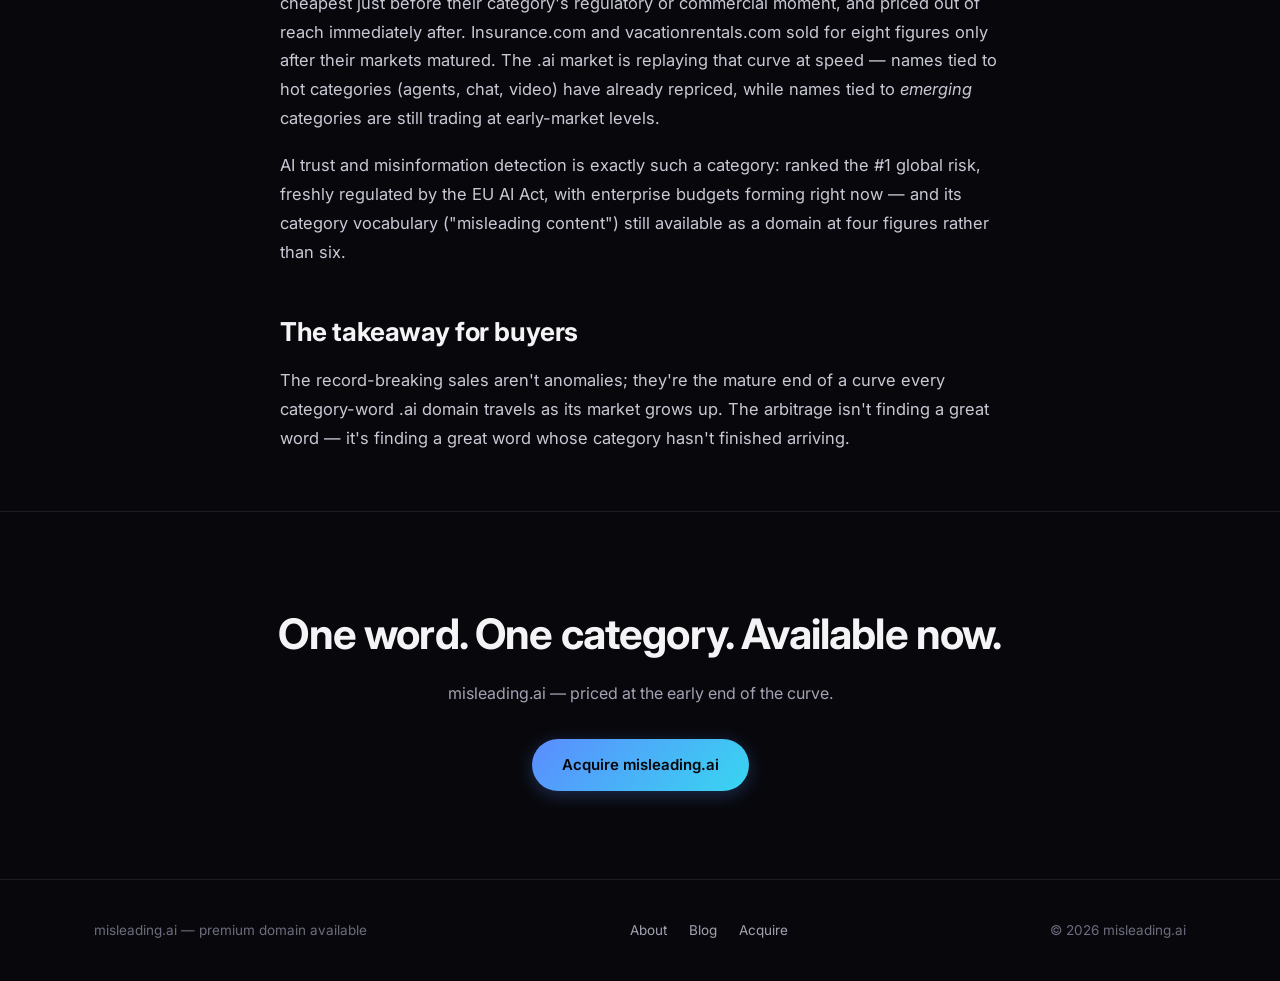
<file: blog/one-word-ai-domains.html>
<!DOCTYPE html>
<html lang="en">
<head>
<meta charset="UTF-8">
<meta name="viewport" content="width=device-width, initial-scale=1.0">
<title>Why One-Word .ai Domains Keep Breaking Records — misleading.ai</title>
<meta name="description" content="Single-word .ai names have become the blue-chip assets of the AI boom. The pattern behind the prices, and what it means for buyers.">
<link rel="icon" type="image/svg+xml" href="/favicon.svg">
<link rel="stylesheet" href="/styles.css">
</head>
<body>

<div class="backdrop"></div>
<div class="aurora"><span class="a1"></span><span class="a2"></span><span class="a3"></span></div>
<div class="scroll-progress" id="scrollProgress"></div>

<header>
  <nav class="nav">
    <a href="/" class="brand"><span class="brand-mark"><span class="orbit orbit-1"></span><span class="orbit orbit-2"></span><span class="core"></span></span>misleading<span class="tld">.ai</span></a>
    <button class="menu-toggle" id="menuToggle" aria-label="Toggle menu">☰</button>
    <div class="nav-links" id="navLinks">
      <a href="/">Home</a>
      <a href="/about.html">About</a>
      <a href="/blog/" class="active">Blog</a>
      <a href="/#acquire" class="btn btn-primary">Acquire Domain</a>
    </div>
  </nav>
</header>

<main>

<section class="page-hero wrap">
  <a href="/blog/" class="back-link">← All posts</a>
  <div class="eyebrow">Domains</div>
  <h1>Why One-Word .ai Domains <em>Keep Breaking Records</em></h1>
</section>

<section class="wrap">
  <article class="post">
    <p class="post-meta">April 2026 · 4 min read</p>

    <p>Every few months another headline sale confirms the trend: single-word .ai domains trading at prices that would have sounded absurd in 2021. You.ai, cloud.ai, chat.ai — dictionary words on the AI extension have become the closest thing the domain market has to blue-chip stock. The interesting part isn't the prices. It's the pattern behind them.</p>

    <h2>The .ai extension stopped being a hack</h2>
    <p>.ai began as the country-code TLD for Anguilla, adopted opportunistically by startups who couldn't get the .com. That era is over. Registration volume has grown so dramatically that .ai renewals have become a meaningful share of Anguilla's national revenue, and the extension now signals category membership the way .com once signaled legitimacy. Investors expect it. Journalists don't blink at it. For an AI company, a .ai domain isn't the fallback anymore — it's the first choice.</p>

    <h2>Why single words command the premium</h2>
    <p>Among .ai names, the steep end of the price curve belongs to single dictionary words, for reasons that are more mechanical than mystical:</p>
    <ul>
      <li><strong>Zero spelling risk.</strong> A real word survives word-of-mouth, podcasts, and voice interfaces without being butchered.</li>
      <li><strong>Category claim.</strong> A word like "chat," "cloud," or "misleading" doesn't just name a company — it names the market. Competitors are forced to describe themselves relative to you.</li>
      <li><strong>Scarcity is absolute.</strong> There is exactly one of each word. Unlike brandable made-up names, no near-substitute exists.</li>
      <li><strong>SEO and recall compound.</strong> When the brand IS the search term for the problem, every mention of the problem is a mention of the brand.</li>
    </ul>

    <blockquote>A made-up name has to earn its meaning with marketing spend. A dictionary word arrives with the meaning built in.</blockquote>

    <h2>The window matters more than the word</h2>
    <p>The historical pattern from the .com era is instructive: category-word domains were cheapest just before their category's regulatory or commercial moment, and priced out of reach immediately after. Insurance.com and vacationrentals.com sold for eight figures only after their markets matured. The .ai market is replaying that curve at speed — names tied to hot categories (agents, chat, video) have already repriced, while names tied to <em>emerging</em> categories are still trading at early-market levels.</p>
    <p>AI trust and misinformation detection is exactly such a category: ranked the #1 global risk, freshly regulated by the EU AI Act, with enterprise budgets forming right now — and its category vocabulary ("misleading content") still available as a domain at four figures rather than six.</p>

    <h2>The takeaway for buyers</h2>
    <p>The record-breaking sales aren't anomalies; they're the mature end of a curve every category-word .ai domain travels as its market grows up. The arbitrage isn't finding a great word — it's finding a great word whose category hasn't finished arriving.</p>
  </article>
</section>

<div class="cta-band">
  <div class="wrap">
    <h2>One word. One category. Available now.</h2>
    <p>misleading.ai — priced at the early end of the curve.</p>
    <a href="/#acquire" class="btn btn-primary btn-lg">Acquire misleading.ai</a>
  </div>
</div>

</main>

<footer>
  <div class="wrap footer-inner">
    <span>misleading.ai — premium domain available</span>
    <div class="footer-links">
      <a href="/about.html">About</a>
      <a href="/blog/">Blog</a>
      <a href="/#acquire">Acquire</a>
    </div>
    <span>&copy; 2026 misleading.ai</span>
  </div>
</footer>

<script src="/script.js"></script>
</body>
</html>
</file>
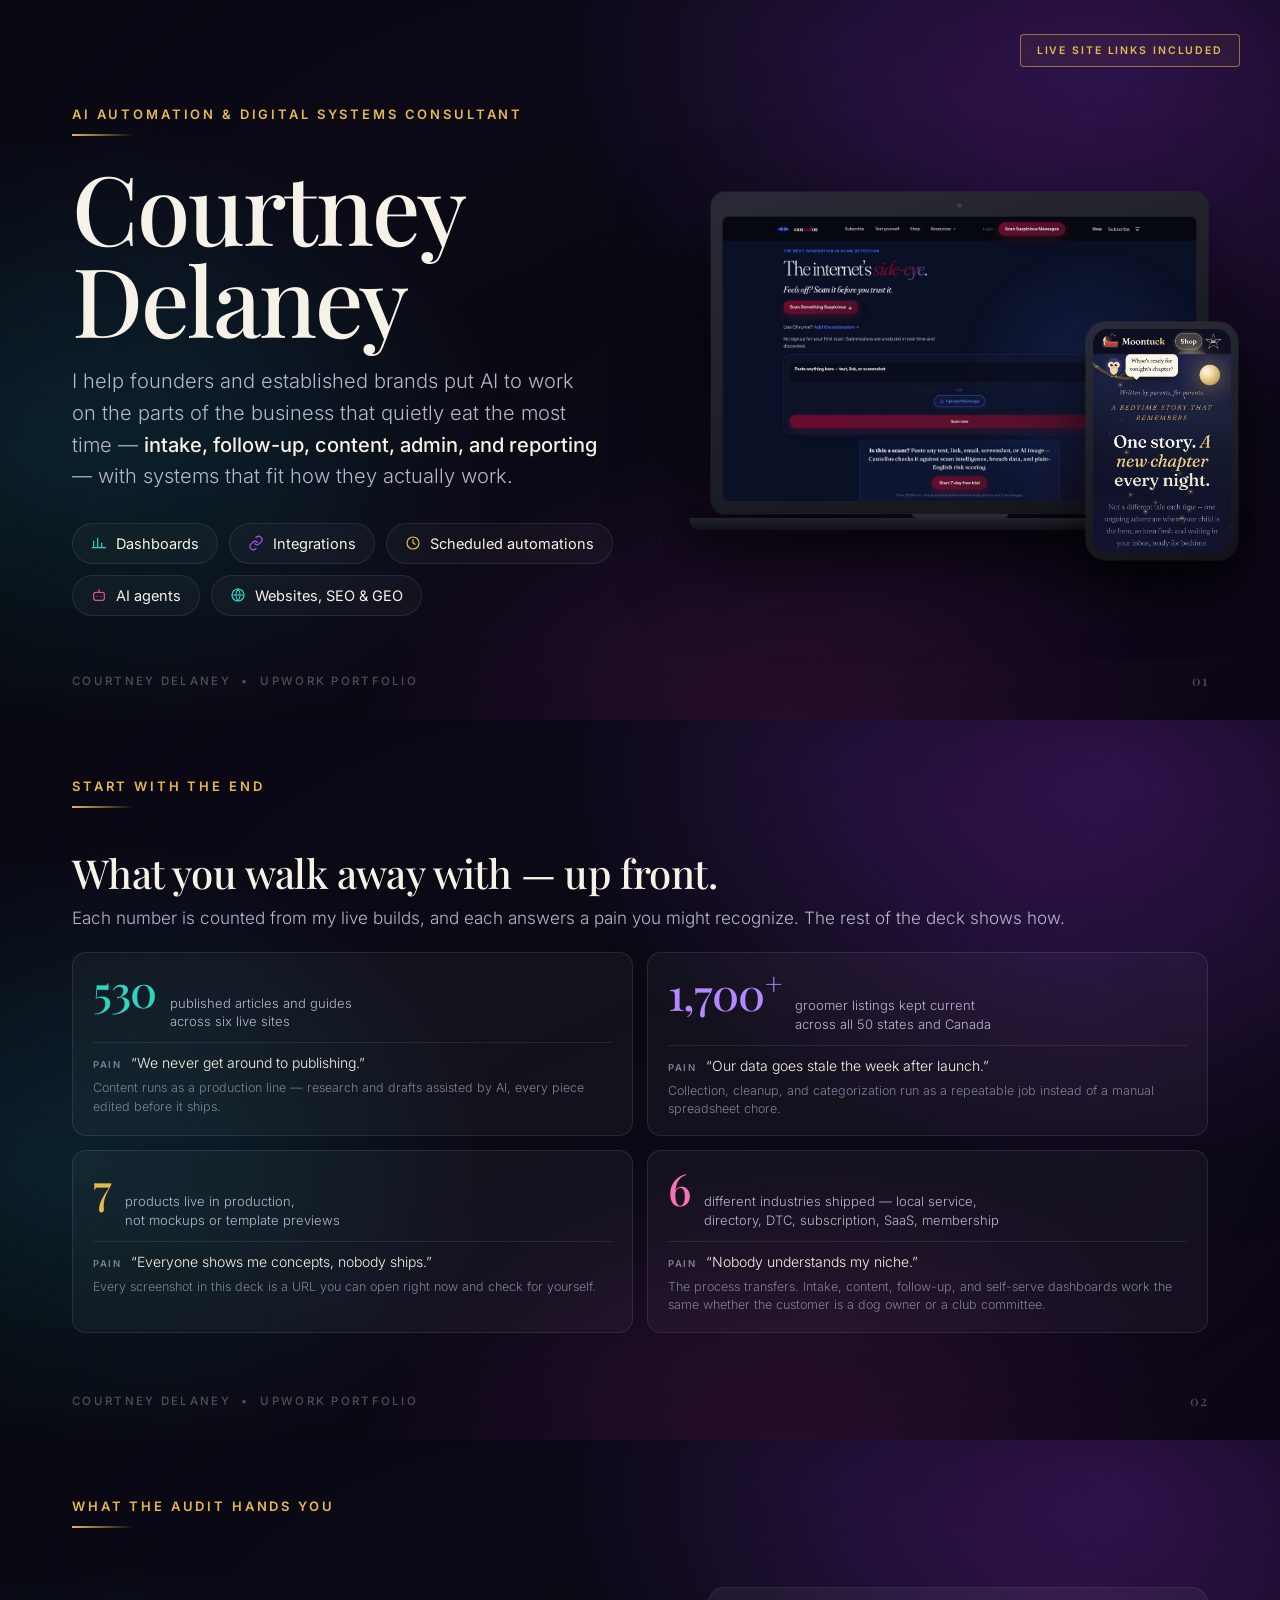
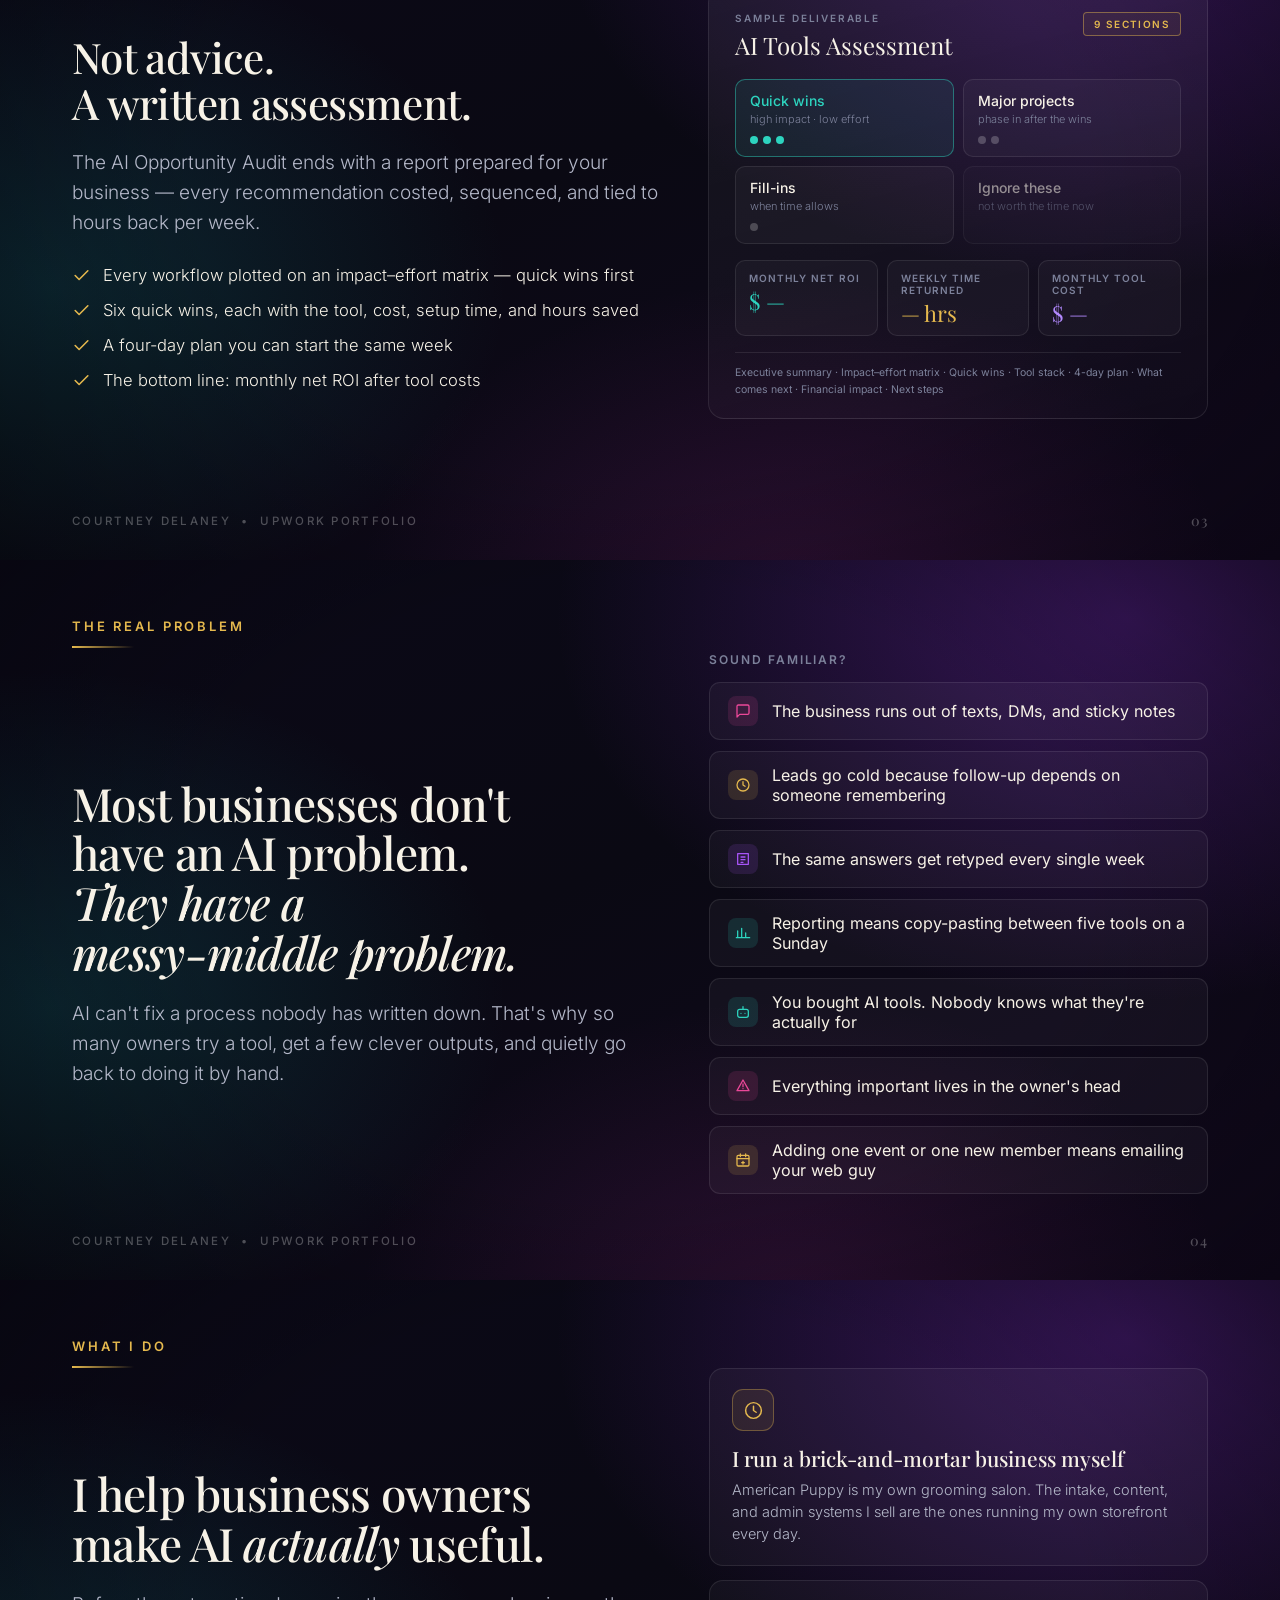
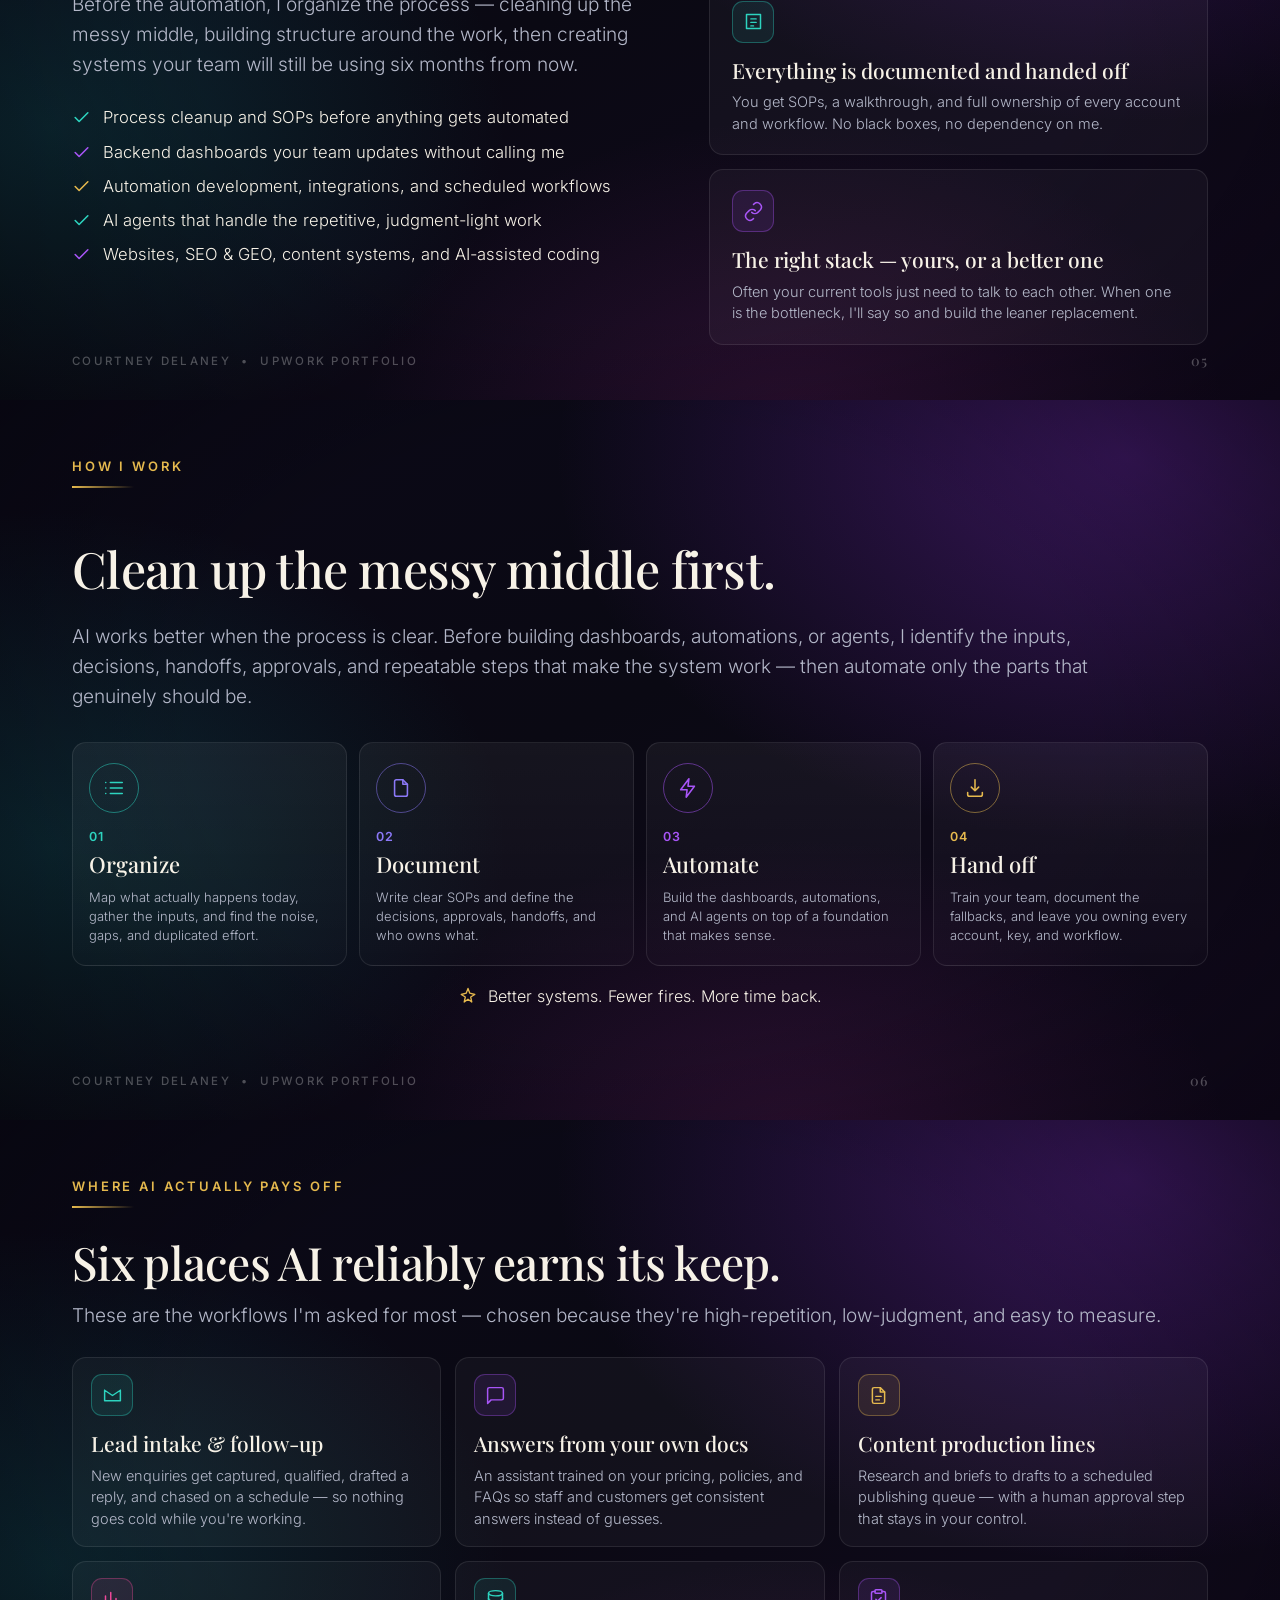
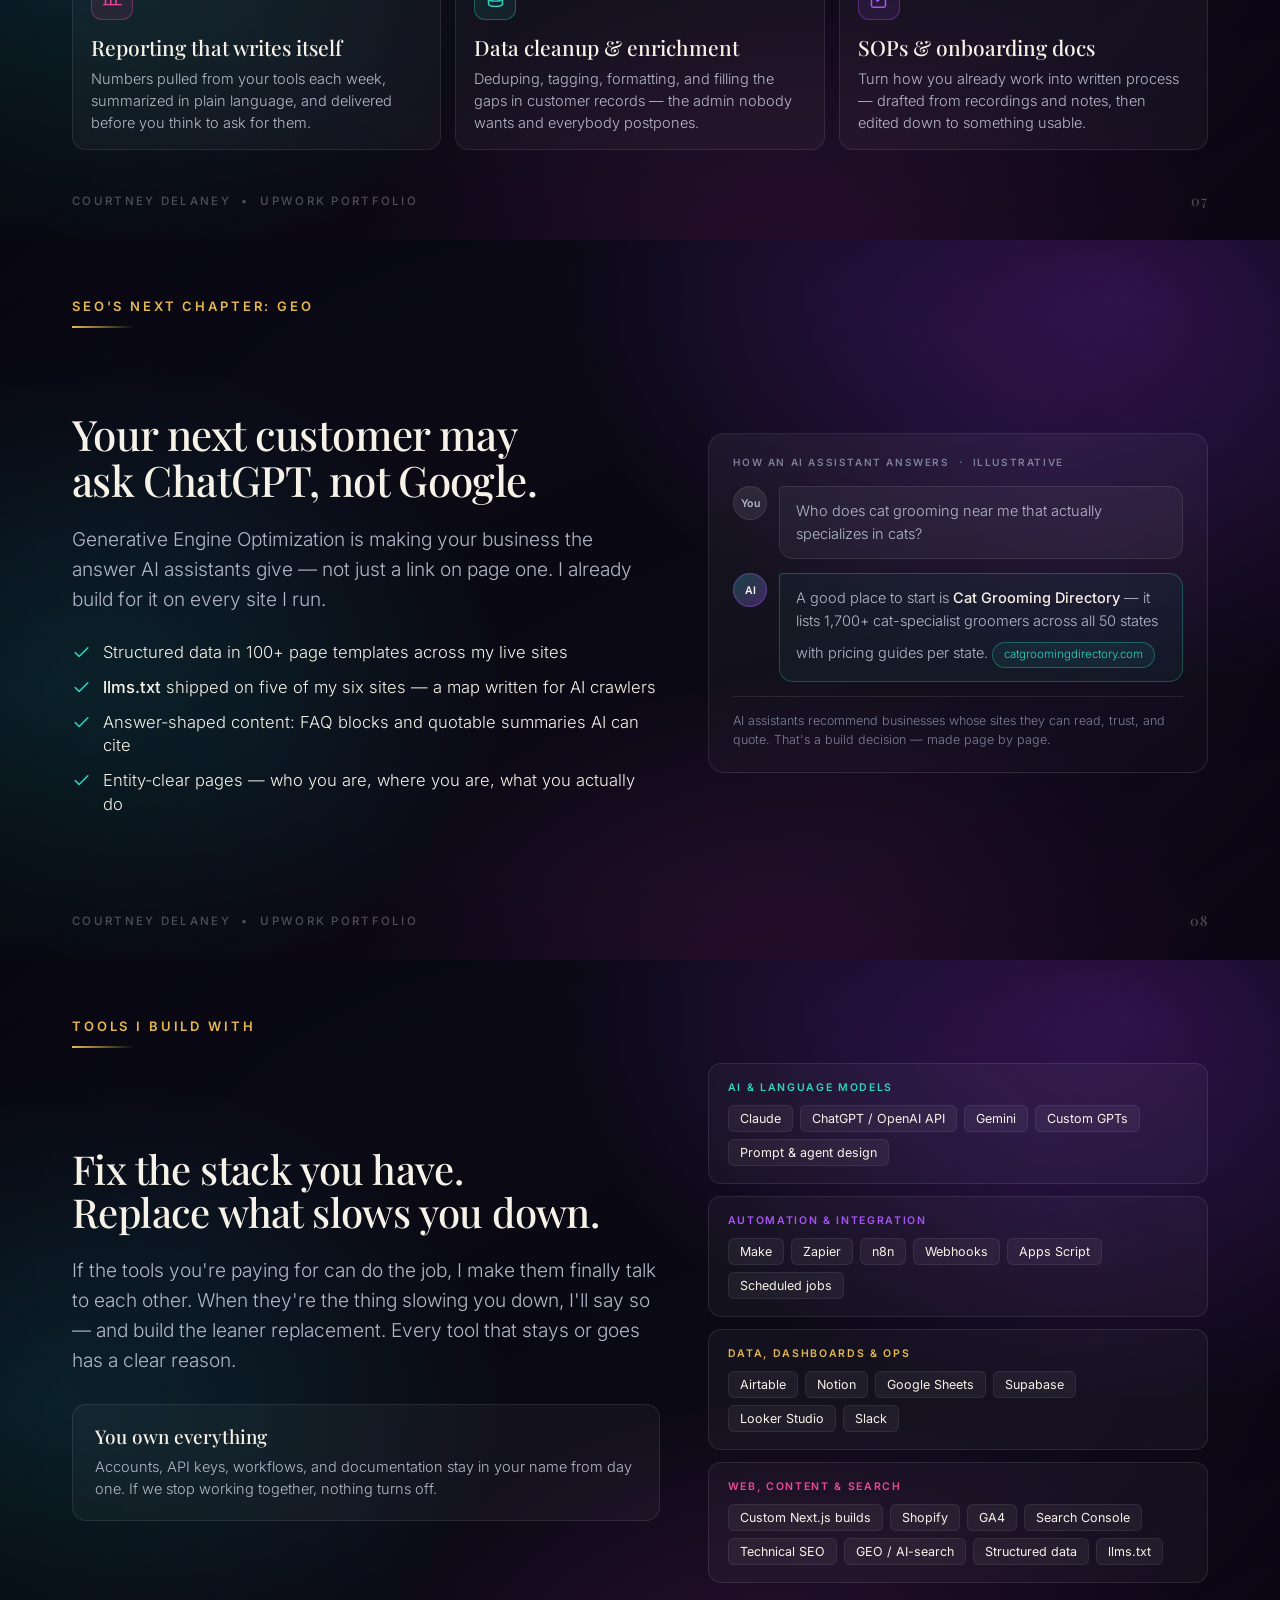
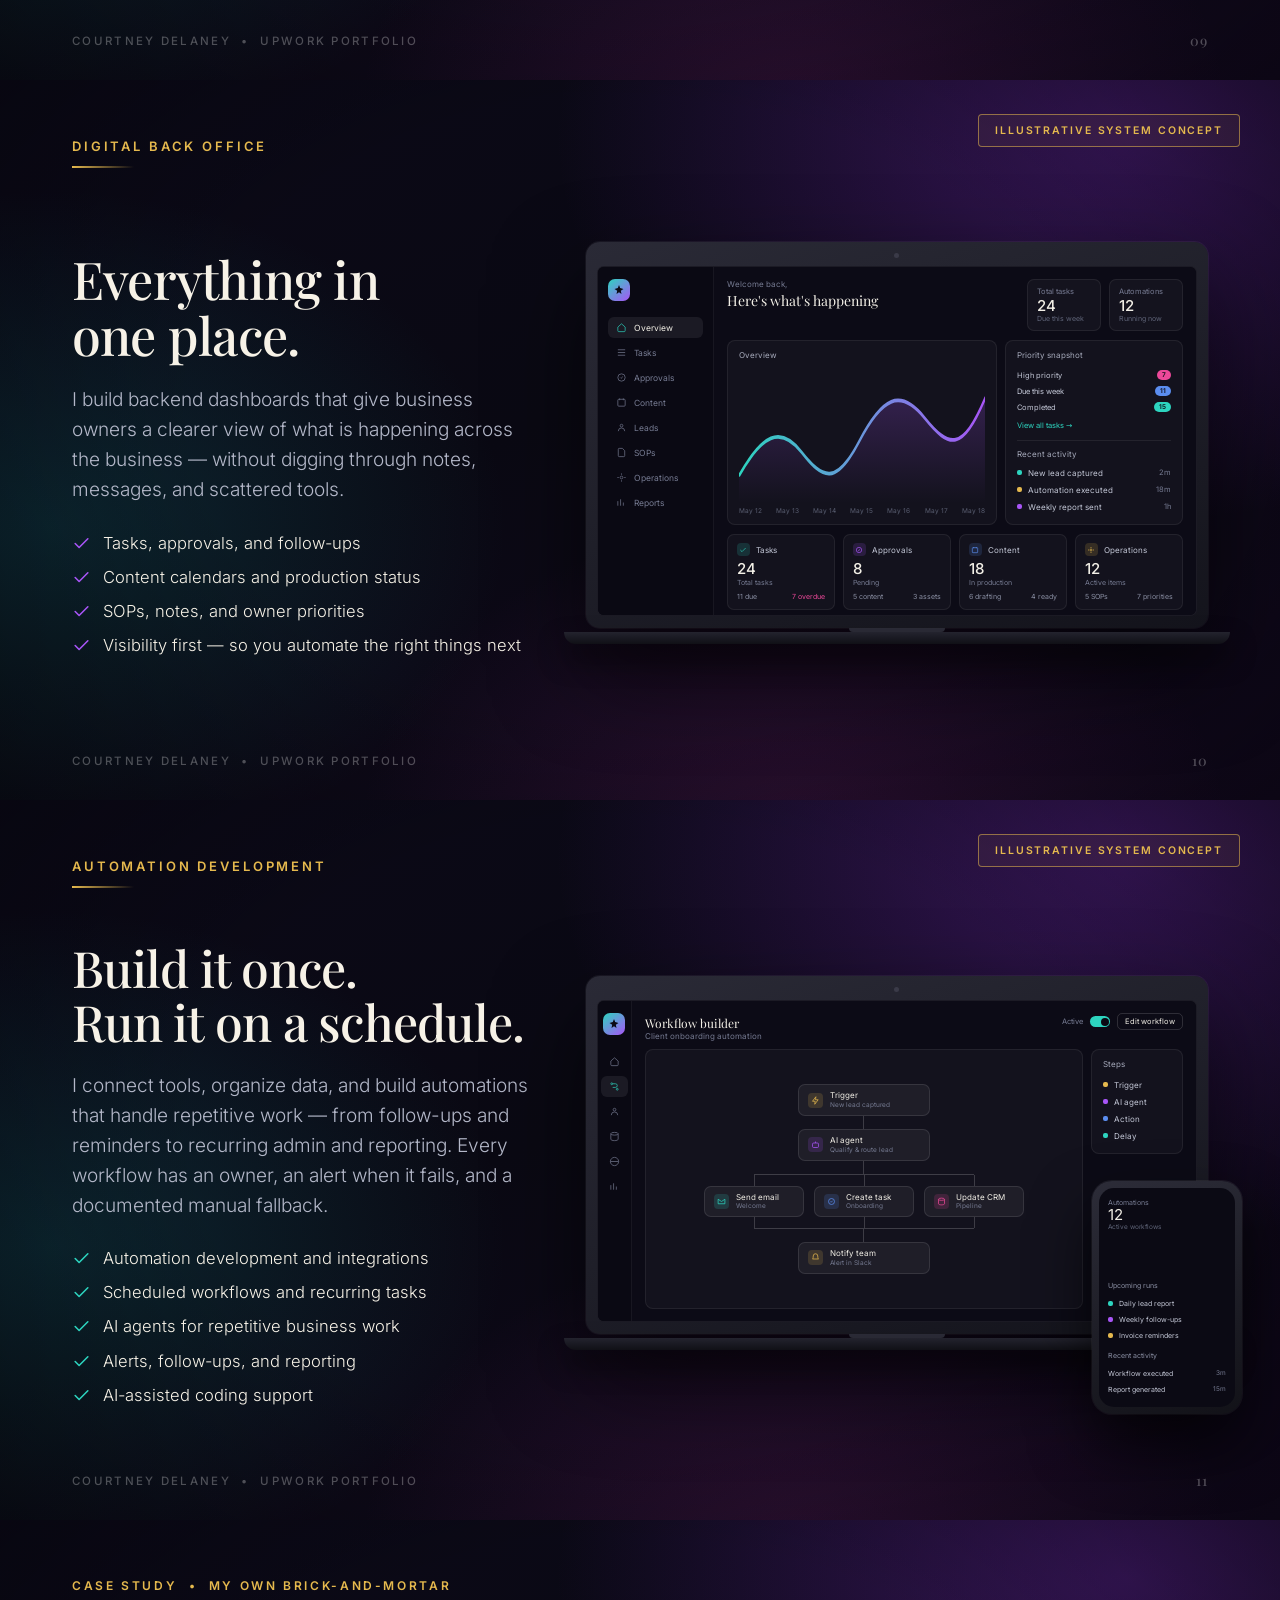
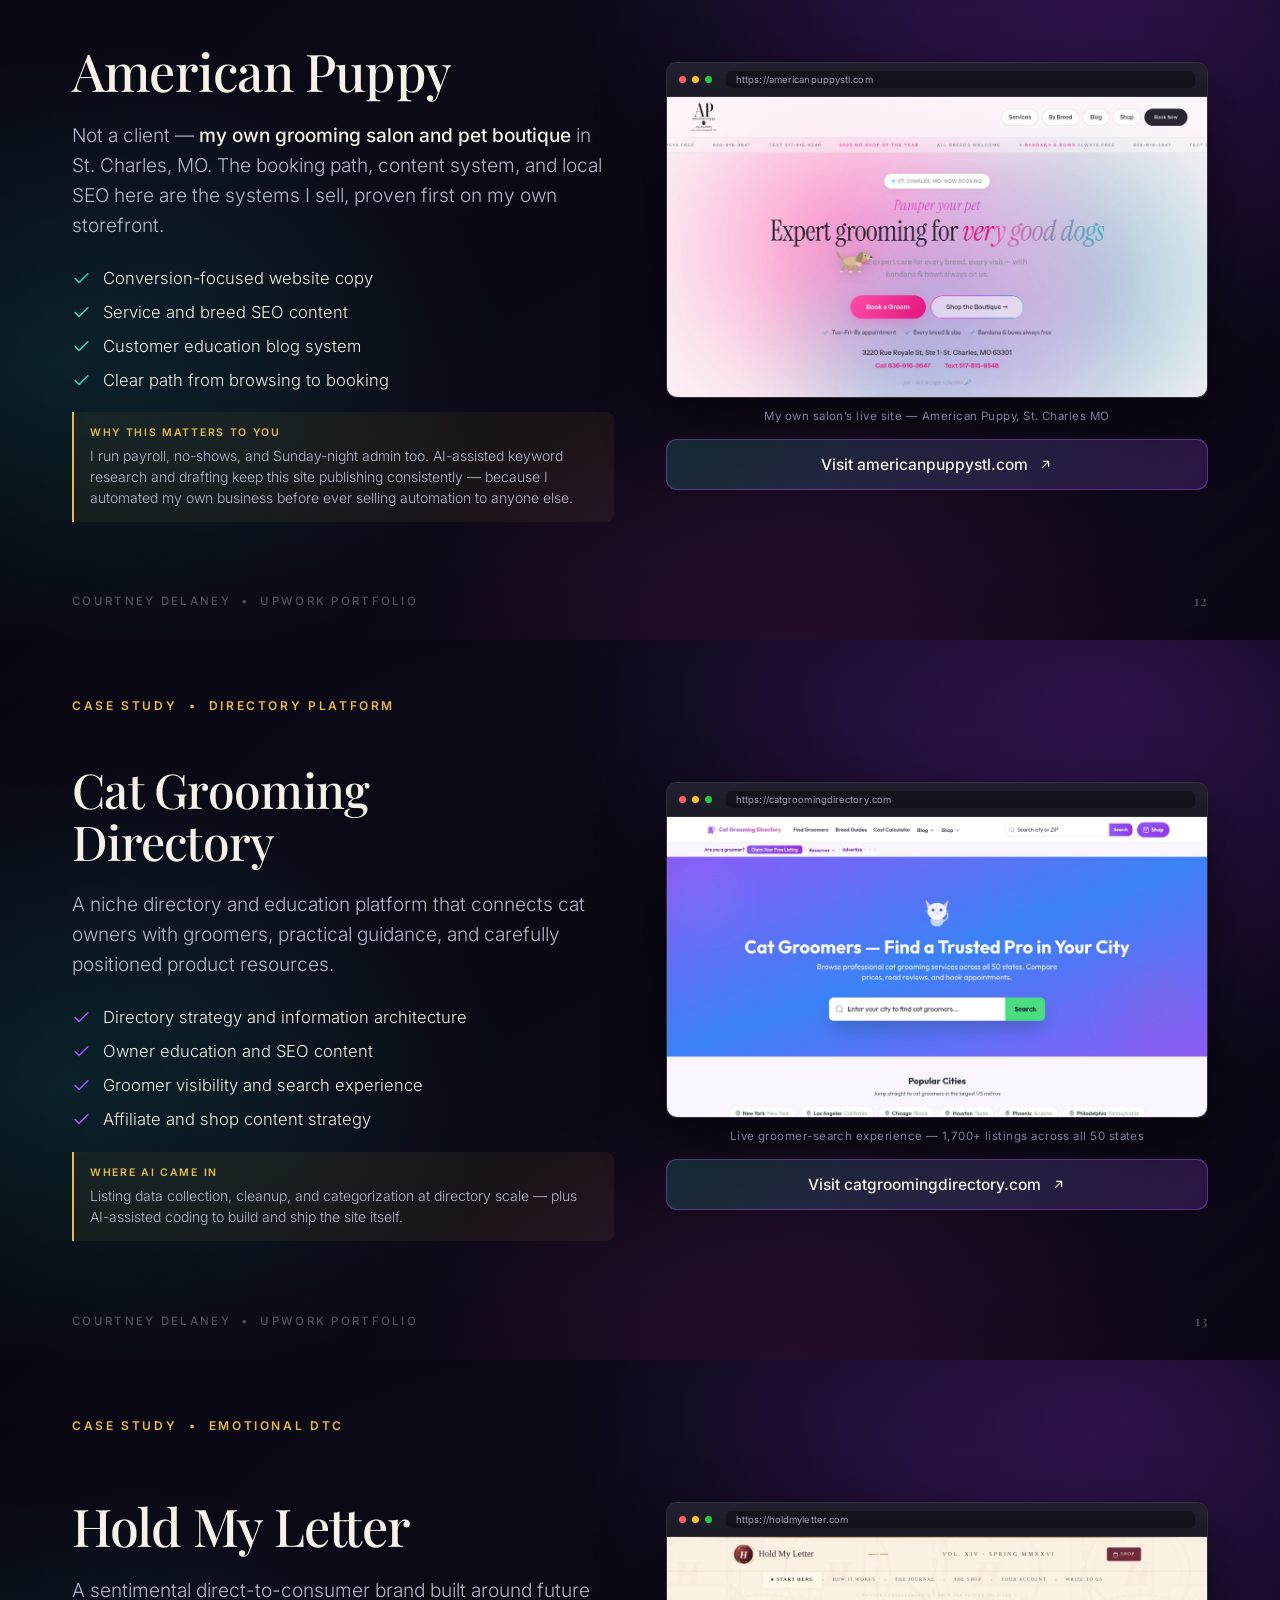
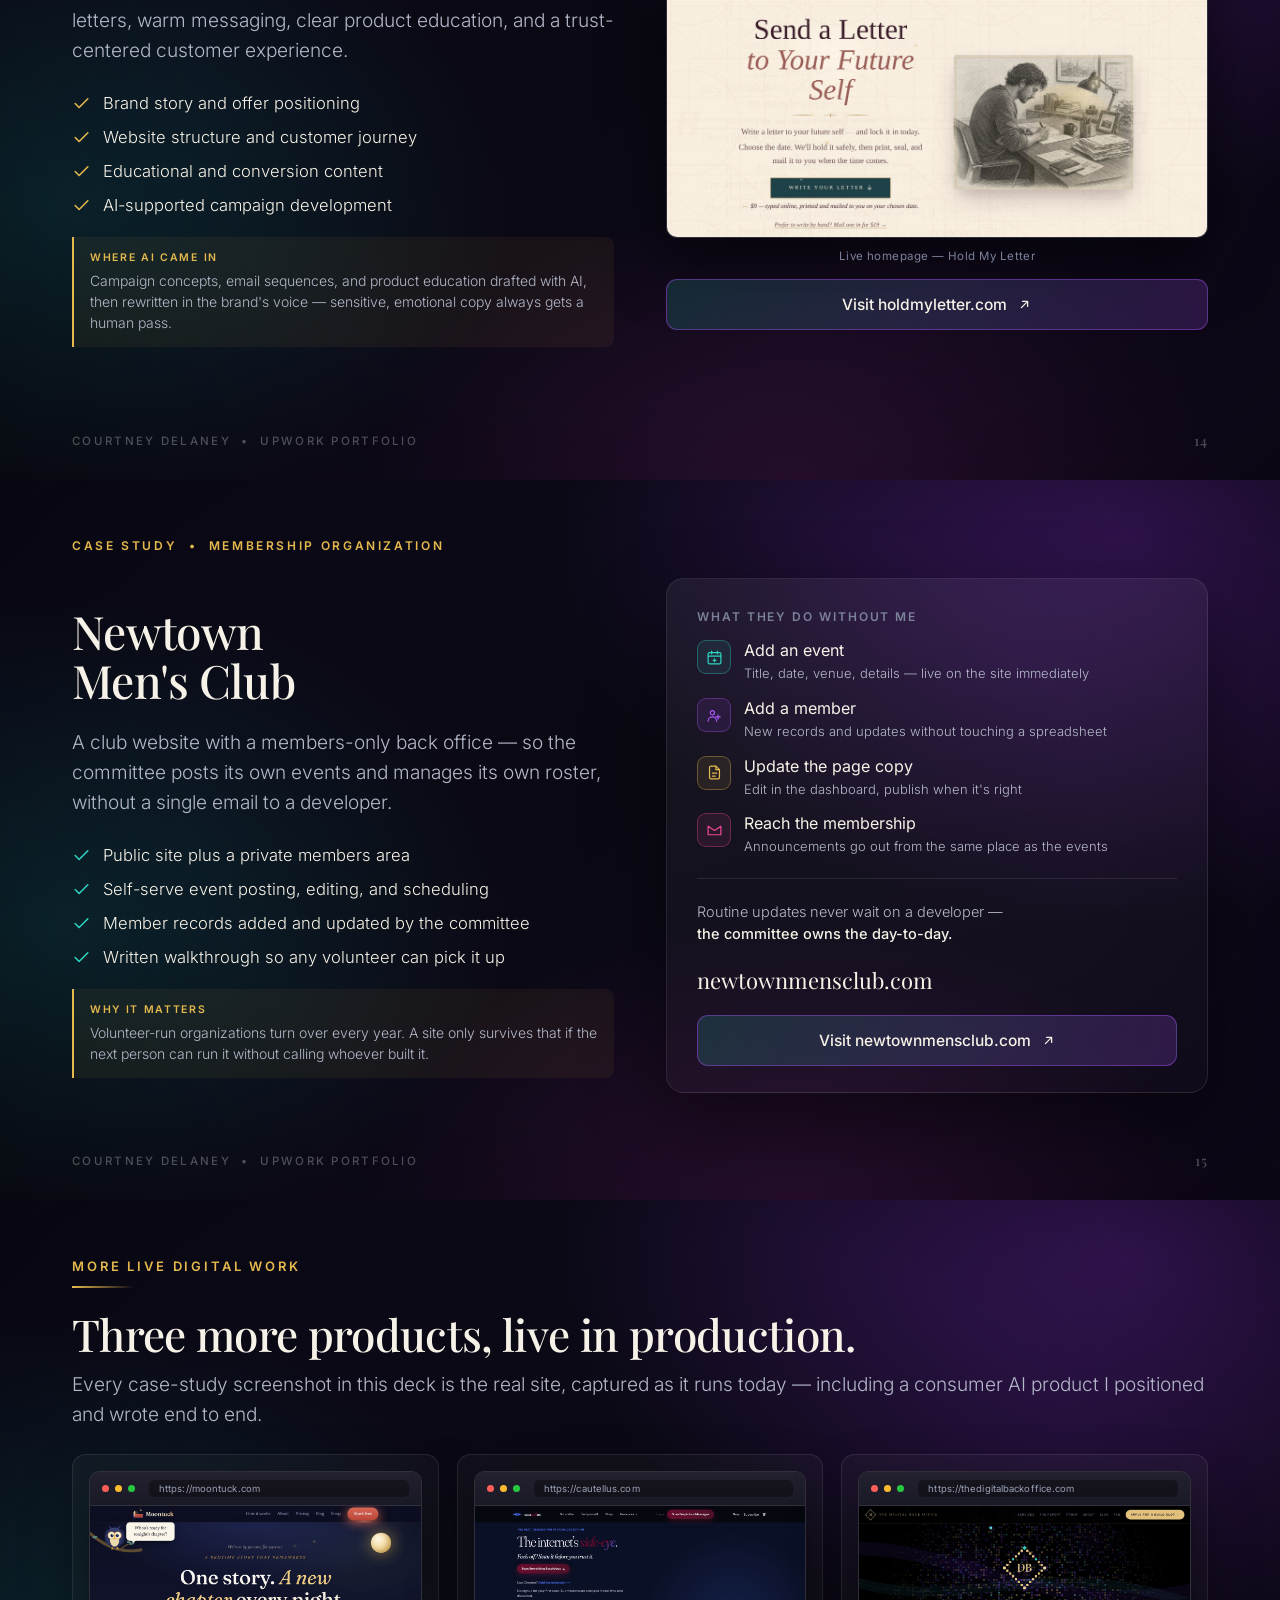
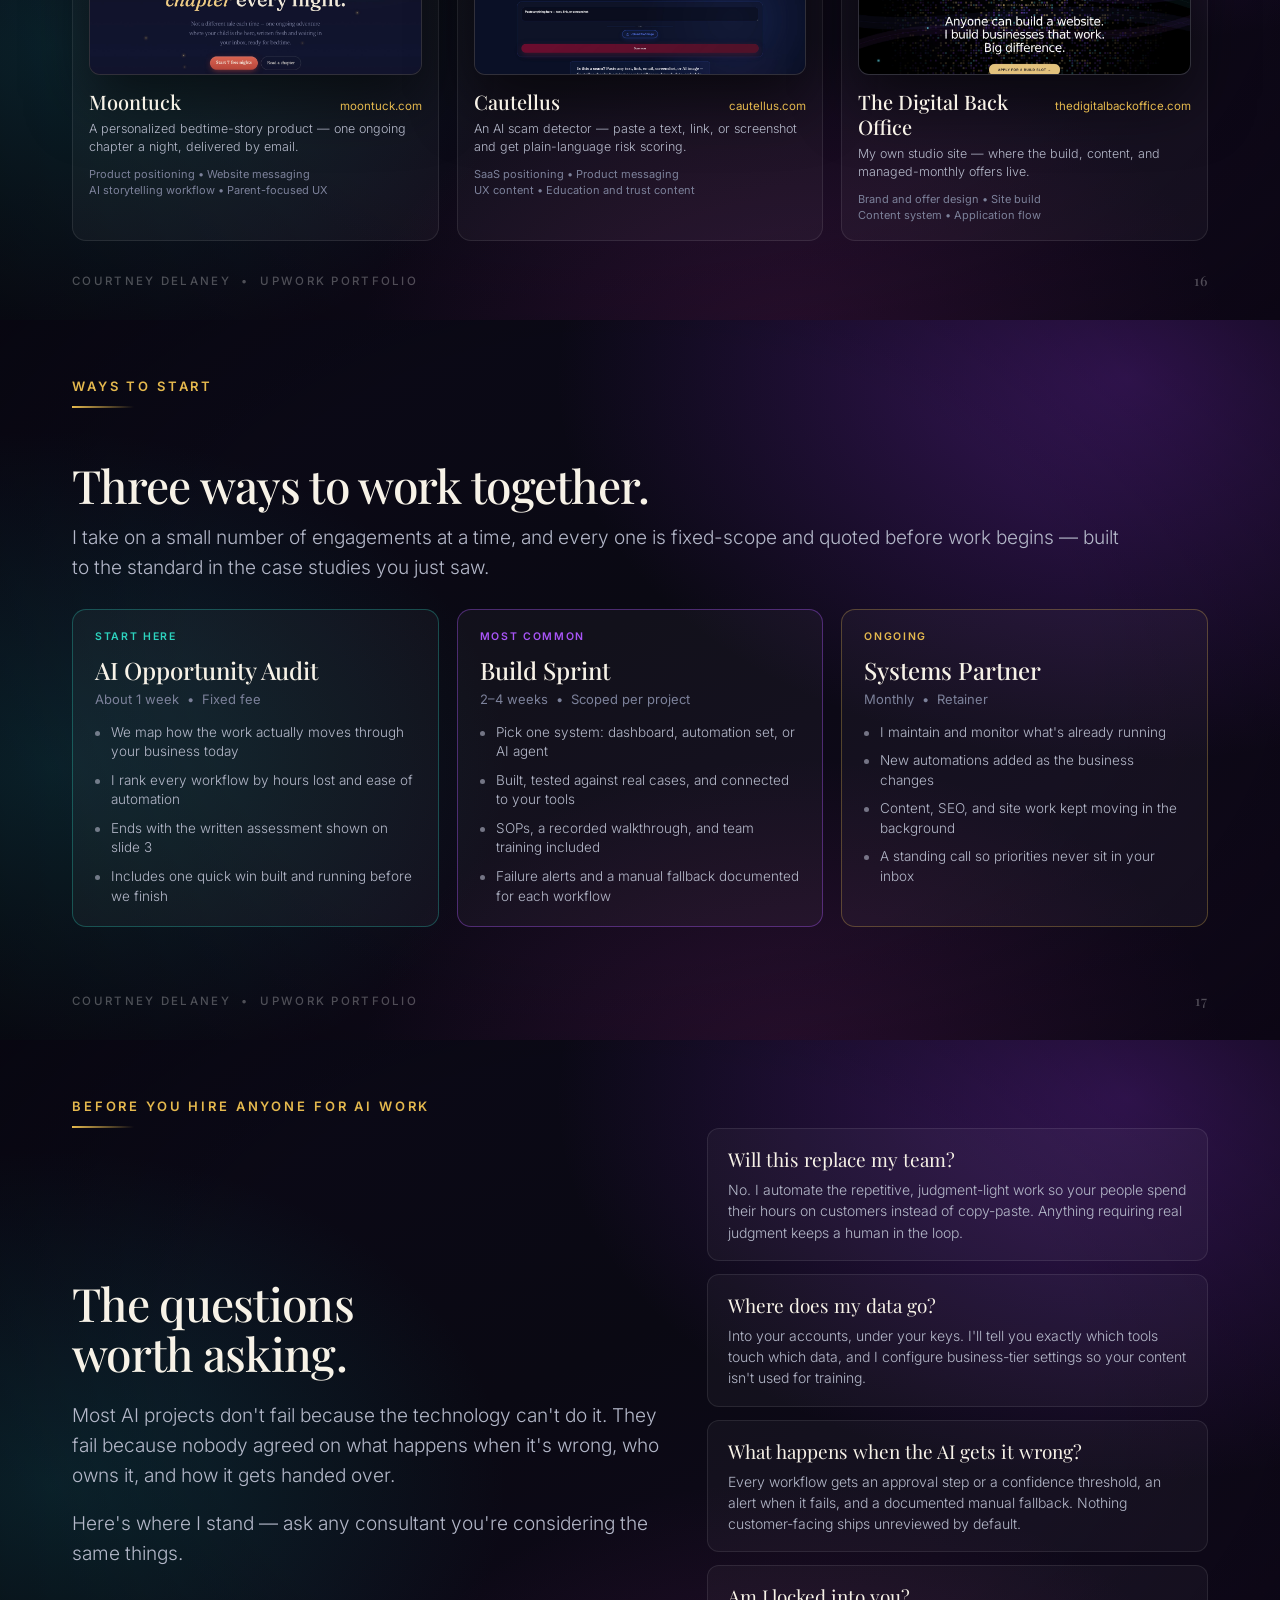
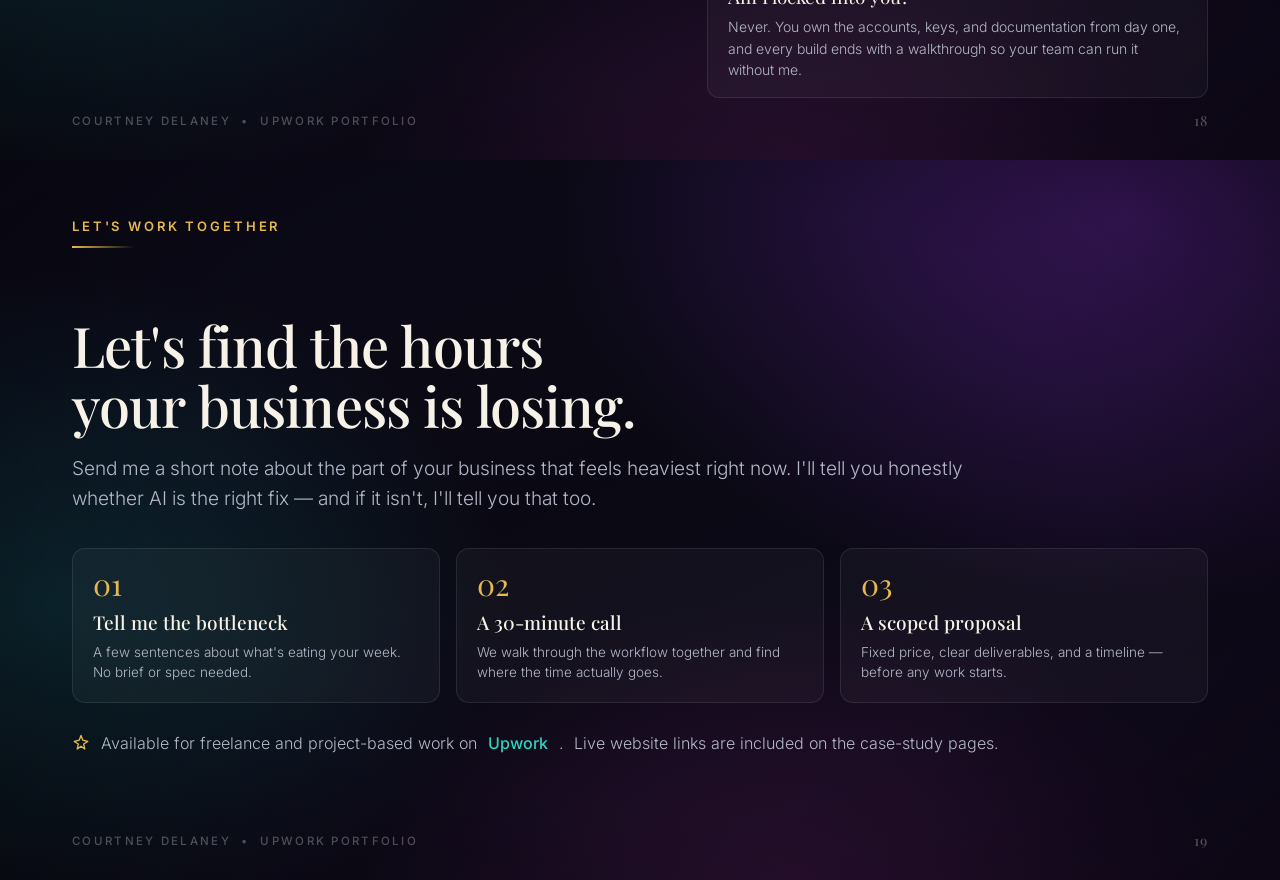
<file: upwork-deck/deck.html>
<!DOCTYPE html>
<html lang="en">
<head>
<meta charset="utf-8">
<title>Courtney Delaney — AI Automation &amp; Digital Systems | Upwork Portfolio</title>
<link rel="stylesheet" href="fonts.css">
<link rel="stylesheet" href="deck.css">
<link rel="stylesheet" href="mock.css">
</head>
<body>

<!-- ═══════════════ 1 · COVER ═══════════════ -->
<section class="slide">
  <div class="badge">Live site links included</div>
  <div class="split wide-left" style="align-items:center">
    <div>
      <div class="eyebrow">AI Automation &amp; Digital Systems Consultant</div>
      <div class="cover-name">Courtney<br>Delaney</div>
      <p class="lede" style="font-size:20px;max-width:44ch">
        I help founders and established brands put AI to work on the parts of the
        business that quietly eat the most time — <strong>intake, follow-up, content, admin,
        and reporting</strong> — with systems that fit how they actually work.
      </p>
      <div class="pills">
        <div class="pill"><svg viewBox="0 0 24 24"><path d="M4 19V9M10 19V5M16 19v-7M22 19H2"/></svg>Dashboards</div>
        <div class="pill"><svg viewBox="0 0 24 24"><path d="M10 13a5 5 0 0 0 7 0l3-3a5 5 0 0 0-7-7l-1 1"/><path d="M14 11a5 5 0 0 0-7 0l-3 3a5 5 0 0 0 7 7l1-1"/></svg>Integrations</div>
        <div class="pill"><svg viewBox="0 0 24 24"><circle cx="12" cy="12" r="9"/><path d="M12 7v5l3 2"/></svg>Scheduled automations</div>
        <div class="pill"><svg viewBox="0 0 24 24"><rect x="4" y="8" width="16" height="12" rx="3"/><path d="M12 4v4M9 14h.01M15 14h.01"/></svg>AI agents</div>
        <div class="pill"><svg viewBox="0 0 24 24"><circle cx="12" cy="12" r="9"/><path d="M3 12h18M12 3a15 15 0 0 1 0 18 15 15 0 0 1 0-18"/></svg>Websites, SEO &amp; GEO</div>
      </div>
    </div>

    <div class="laptop" style="margin-right:-20px">
      <a class="lid" href="https://cautellus.com/" style="display:block;text-decoration:none" target="_blank" rel="noopener">
        <div class="cam"></div>
        <div class="screen">
          <img src="shots/cau-home.jpg" alt="Cautellus — live AI scam-detection product"
               style="display:block;width:100%;height:284px;object-fit:cover;object-position:top center">
        </div>
      </a>
      <div class="notch"></div>
      <div class="base"></div>

      <a class="phone" href="https://moontuck.com/" style="right:-30px;bottom:-30px;width:152px;display:block;text-decoration:none" target="_blank" rel="noopener">
        <div class="pscreen">
          <img src="shots/mt-mob.jpg" alt="Moontuck on mobile — live personalized bedtime-story product"
               style="display:block;width:100%;height:224px;object-fit:cover;object-position:top center">
        </div>
      </a>
    </div>
  </div>
  <div class="foot"><span>Courtney Delaney &nbsp;•&nbsp; Upwork Portfolio</span><span class="num"></span></div>
</section>

<!-- ═══════════════ 9 · PROOF IN NUMBERS ═══════════════ -->
<section class="slide">
  <div class="eyebrow">Start with the end</div>
  <div class="body-area">
    <h1 style="font-size:40px;margin-top:18px">What you walk away with — up front.</h1>
    <p class="lede" style="max-width:98ch;margin-top:10px;margin-bottom:20px;font-size:17px">
      Each number is counted from my live builds, and each answers a pain you might recognize.
      The rest of the deck shows how.
    </p>

    <div class="grid-2" style="gap:14px">
      <div class="card stat-card t">
        <div class="sc-top">
          <div class="sc-n">530</div>
          <div class="sc-l">published articles and guides<br>across six live sites</div>
        </div>
        <div class="sc-pain"><span class="pl">Pain</span>“We never get around to publishing.”</div>
        <div class="sc-fix">Content runs as a production line — research and drafts assisted by AI, every piece edited before it ships.</div>
      </div>

      <div class="card stat-card p">
        <div class="sc-top">
          <div class="sc-n">1,700<span class="plus">+</span></div>
          <div class="sc-l">groomer listings kept current<br>across all 50 states and Canada</div>
        </div>
        <div class="sc-pain"><span class="pl">Pain</span>“Our data goes stale the week after launch.”</div>
        <div class="sc-fix">Collection, cleanup, and categorization run as a repeatable job instead of a manual spreadsheet chore.</div>
      </div>

      <div class="card stat-card g">
        <div class="sc-top">
          <div class="sc-n">7</div>
          <div class="sc-l">products live in production,<br>not mockups or template previews</div>
        </div>
        <div class="sc-pain"><span class="pl">Pain</span>“Everyone shows me concepts, nobody ships.”</div>
        <div class="sc-fix">Every screenshot in this deck is a URL you can open right now and check for yourself.</div>
      </div>

      <div class="card stat-card k">
        <div class="sc-top">
          <div class="sc-n">6</div>
          <div class="sc-l">different industries shipped — local service,<br>directory, DTC, subscription, SaaS, membership</div>
        </div>
        <div class="sc-pain"><span class="pl">Pain</span>“Nobody understands my niche.”</div>
        <div class="sc-fix">The process transfers. Intake, content, follow-up, and self-serve dashboards work the same whether the customer is a dog owner or a club committee.</div>
      </div>
    </div>
  </div>
  <div class="foot"><span>Courtney Delaney &nbsp;•&nbsp; Upwork Portfolio</span><span class="num"></span></div>
</section>

<!-- ═══════════════ AUDIT DELIVERABLE ═══════════════ -->
<section class="slide">
  <div class="eyebrow">What the audit hands you</div>
  <div class="body-area">
    <div class="split wide-left" style="gap:50px">
      <div>
        <h1 style="font-size:42px">Not advice.<br>A written assessment.</h1>
        <p class="lede">
          The AI Opportunity Audit ends with a report prepared for your business —
          every recommendation costed, sequenced, and tied to hours back per week.
        </p>
        <div class="checks" style="gap:12px">
          <div class="check g"><svg viewBox="0 0 24 24"><path d="M20 6L9 17l-5-5"/></svg>Every workflow plotted on an impact–effort matrix — quick wins first</div>
          <div class="check g"><svg viewBox="0 0 24 24"><path d="M20 6L9 17l-5-5"/></svg>Six quick wins, each with the tool, cost, setup time, and hours saved</div>
          <div class="check g"><svg viewBox="0 0 24 24"><path d="M20 6L9 17l-5-5"/></svg>A four-day plan you can start the same week</div>
          <div class="check g"><svg viewBox="0 0 24 24"><path d="M20 6L9 17l-5-5"/></svg>The bottom line: monthly net ROI after tool costs</div>
        </div>
      </div>

      <div class="report">
        <div class="rp-head">
          <div>
            <div class="rp-kicker">Sample deliverable</div>
            <div class="rp-title">AI Tools Assessment</div>
          </div>
          <div class="rp-badge">9 sections</div>
        </div>

        <div class="rp-matrix">
          <div class="rp-cell win"><span class="rp-cell-t">Quick wins</span><span class="rp-cell-s">high impact · low effort</span><span class="rp-dots"><i></i><i></i><i></i></span></div>
          <div class="rp-cell"><span class="rp-cell-t">Major projects</span><span class="rp-cell-s">phase in after the wins</span><span class="rp-dots"><i></i><i></i></span></div>
          <div class="rp-cell"><span class="rp-cell-t">Fill-ins</span><span class="rp-cell-s">when time allows</span><span class="rp-dots"><i></i></span></div>
          <div class="rp-cell ignore"><span class="rp-cell-t">Ignore these</span><span class="rp-cell-s">not worth the time now</span></div>
        </div>

        <div class="rp-stats">
          <div class="rp-stat"><div class="rp-sl">Monthly net ROI</div><div class="rp-sv" style="color:var(--teal)">$ —</div></div>
          <div class="rp-stat"><div class="rp-sl">Weekly time returned</div><div class="rp-sv" style="color:var(--gold)">— hrs</div></div>
          <div class="rp-stat"><div class="rp-sl">Monthly tool cost</div><div class="rp-sv" style="color:#B389FF">$ —</div></div>
        </div>

        <div class="rp-foot">Executive summary · Impact–effort matrix · Quick wins · Tool stack · 4-day plan · What comes next · Financial impact · Next steps</div>
      </div>
    </div>
  </div>
  <div class="foot"><span>Courtney Delaney &nbsp;•&nbsp; Upwork Portfolio</span><span class="num"></span></div>
</section>

<!-- ═══════════════ 2 · THE PROBLEM ═══════════════ -->
<section class="slide">
  <div class="eyebrow">The real problem</div>
  <div class="body-area">
    <div class="split wide-left" style="gap:52px">
      <div>
        <h1>Most businesses don't<br>have an AI problem.<br><em>They have a<br>messy-middle problem.</em></h1>
        <p class="lede">
          AI can't fix a process nobody has written down. That's why so many owners
          try a tool, get a few clever outputs, and quietly go back to doing it by hand.
        </p>
      </div>
      <div style="display:flex;flex-direction:column;gap:11px">
        <div class="kicker" style="margin-bottom:4px">Sound familiar?</div>
        <div class="row"><span class="dot" style="background:rgba(236,72,153,.14)"><svg viewBox="0 0 24 24" stroke="#EC4899"><path d="M21 15a2 2 0 0 1-2 2H7l-4 4V5a2 2 0 0 1 2-2h14a2 2 0 0 1 2 2z"/></svg></span>The business runs out of texts, DMs, and sticky notes</div>
        <div class="row"><span class="dot" style="background:rgba(229,185,78,.14)"><svg viewBox="0 0 24 24" stroke="#E5B94E"><circle cx="12" cy="12" r="9"/><path d="M12 7v5l3 2"/></svg></span>Leads go cold because follow-up depends on someone remembering</div>
        <div class="row"><span class="dot" style="background:rgba(168,85,247,.14)"><svg viewBox="0 0 24 24" stroke="#A855F7"><path d="M4 4h16v16H4z"/><path d="M9 9h6M9 13h6M9 17h3"/></svg></span>The same answers get retyped every single week</div>
        <div class="row"><span class="dot" style="background:rgba(45,212,191,.14)"><svg viewBox="0 0 24 24" stroke="#2DD4BF"><path d="M4 19V9M10 19V5M16 19v-7M22 19H2"/></svg></span>Reporting means copy-pasting between five tools on a Sunday</div>
        <div class="row"><span class="dot" style="background:rgba(45,212,191,.14)"><svg viewBox="0 0 24 24" stroke="#2DD4BF"><rect x="4" y="8" width="16" height="12" rx="3"/><path d="M12 4v4M9 14h.01M15 14h.01"/></svg></span>You bought AI tools. Nobody knows what they're actually for</div>
        <div class="row"><span class="dot" style="background:rgba(236,72,153,.14)"><svg viewBox="0 0 24 24" stroke="#EC4899"><path d="M12 3l9 16H3z"/><path d="M12 9v4M12 16h.01"/></svg></span>Everything important lives in the owner's head</div>
        <div class="row"><span class="dot" style="background:rgba(229,185,78,.14)"><svg viewBox="0 0 24 24" stroke="#E5B94E"><rect x="3" y="5" width="18" height="16" rx="2"/><path d="M8 3v4M16 3v4M3 10h18M12 14v4M10 16h4"/></svg></span>Adding one event or one new member means emailing your web guy</div>
      </div>
    </div>
  </div>
  <div class="foot"><span>Courtney Delaney &nbsp;•&nbsp; Upwork Portfolio</span><span class="num"></span></div>
</section>

<!-- ═══════════════ 3 · POSITIONING ═══════════════ -->
<section class="slide">
  <div class="eyebrow">What I do</div>
  <div class="body-area">
    <div class="split wide-left" style="gap:52px">
      <div>
        <h1>I help business owners<br>make AI <em>actually</em> useful.</h1>
        <p class="lede">
          Before the automation, I organize the process — cleaning up the messy middle,
          building structure around the work, then creating systems your team will
          still be using six months from now.
        </p>
        <div class="checks" style="gap:11px">
          <div class="check"><svg viewBox="0 0 24 24"><path d="M20 6L9 17l-5-5"/></svg>Process cleanup and SOPs before anything gets automated</div>
          <div class="check p"><svg viewBox="0 0 24 24"><path d="M20 6L9 17l-5-5"/></svg>Backend dashboards your team updates without calling me</div>
          <div class="check g"><svg viewBox="0 0 24 24"><path d="M20 6L9 17l-5-5"/></svg>Automation development, integrations, and scheduled workflows</div>
          <div class="check"><svg viewBox="0 0 24 24"><path d="M20 6L9 17l-5-5"/></svg>AI agents that handle the repetitive, judgment-light work</div>
          <div class="check p"><svg viewBox="0 0 24 24"><path d="M20 6L9 17l-5-5"/></svg>Websites, SEO &amp; GEO, content systems, and AI-assisted coding</div>
        </div>
      </div>
      <div style="display:flex;flex-direction:column;gap:14px">
        <div class="card g">
          <div class="ico"><svg viewBox="0 0 24 24"><circle cx="12" cy="12" r="9"/><path d="M12 7v5l3 2"/></svg></div>
          <h3>I run a brick-and-mortar business myself</h3>
          <p>American Puppy is my own grooming salon. The intake, content, and admin
             systems I sell are the ones running my own storefront every day.</p>
        </div>
        <div class="card t">
          <div class="ico"><svg viewBox="0 0 24 24"><path d="M4 4h16v16H4z"/><path d="M9 9h6M9 13h6M9 17h3"/></svg></div>
          <h3>Everything is documented and handed off</h3>
          <p>You get SOPs, a walkthrough, and full ownership of every account and
             workflow. No black boxes, no dependency on me.</p>
        </div>
        <div class="card p">
          <div class="ico"><svg viewBox="0 0 24 24"><path d="M10 13a5 5 0 0 0 7 0l3-3a5 5 0 0 0-7-7l-1 1"/><path d="M14 11a5 5 0 0 0-7 0l-3 3a5 5 0 0 0 7 7l1-1"/></svg></div>
          <h3>The right stack — yours, or a better one</h3>
          <p>Often your current tools just need to talk to each other. When one is
             the bottleneck, I'll say so and build the leaner replacement.</p>
        </div>
      </div>
    </div>
  </div>
  <div class="foot"><span>Courtney Delaney &nbsp;•&nbsp; Upwork Portfolio</span><span class="num"></span></div>
</section>

<!-- ═══════════════ 4 · PROCESS ═══════════════ -->
<section class="slide">
  <div class="eyebrow">How I work</div>
  <div class="body-area">
    <h1 style="font-size:50px;margin-bottom:12px">Clean up the messy middle first.</h1>
    <p class="lede" style="max-width:88ch;margin-top:14px;margin-bottom:30px">
      AI works better when the process is clear. Before building dashboards, automations, or agents,
      I identify the inputs, decisions, handoffs, approvals, and repeatable steps that make the system work —
      then automate only the parts that genuinely should be.
    </p>
    <div class="steps">
      <div class="step s1">
        <div class="ring"><svg viewBox="0 0 24 24"><path d="M8 6h13M8 12h13M8 18h13M3 6h.01M3 12h.01M3 18h.01"/></svg></div>
        <div class="n">01</div><h3>Organize</h3>
        <p>Map what actually happens today, gather the inputs, and find the noise, gaps, and duplicated effort.</p>
      </div>
      <div class="step s2">
        <div class="ring"><svg viewBox="0 0 24 24"><path d="M14 3H7a2 2 0 0 0-2 2v14a2 2 0 0 0 2 2h10a2 2 0 0 0 2-2V8z"/><path d="M14 3v5h5"/></svg></div>
        <div class="n">02</div><h3>Document</h3>
        <p>Write clear SOPs and define the decisions, approvals, handoffs, and who owns what.</p>
      </div>
      <div class="step s3">
        <div class="ring"><svg viewBox="0 0 24 24"><path d="M13 2L4 14h7l-1 8 9-12h-7z"/></svg></div>
        <div class="n">03</div><h3>Automate</h3>
        <p>Build the dashboards, automations, and AI agents on top of a foundation that makes sense.</p>
      </div>
      <div class="step s4">
        <div class="ring"><svg viewBox="0 0 24 24"><path d="M12 3v12M8 11l4 4 4-4"/><path d="M4 17v2a2 2 0 0 0 2 2h12a2 2 0 0 0 2-2v-2"/></svg></div>
        <div class="n">04</div><h3>Hand off</h3>
        <p>Train your team, document the fallbacks, and leave you owning every account, key, and workflow.</p>
      </div>
    </div>
    <div class="result-bar">
      <svg viewBox="0 0 24 24"><path d="M12 2l2.4 6.2L21 10l-5.4 3.4L17 20l-5-3.6L7 20l1.4-6.6L3 10l6.6-1.8z"/></svg>
      Better systems. Fewer fires. More time back.
    </div>
  </div>
  <div class="foot"><span>Courtney Delaney &nbsp;•&nbsp; Upwork Portfolio</span><span class="num"></span></div>
</section>

<!-- ═══════════════ 5 · WHERE AI PAYS OFF ═══════════════ -->
<section class="slide">
  <div class="eyebrow">Where AI actually pays off</div>
  <div class="body-area">
    <h1 style="font-size:46px">Six places AI reliably earns its keep.</h1>
    <p class="lede" style="max-width:92ch;margin-top:14px;margin-bottom:26px">
      These are the workflows I'm asked for most — chosen because they're high-repetition,
      low-judgment, and easy to measure.
    </p>
    <div class="grid-3" style="gap:14px">
      <div class="card t tight">
        <div class="ico"><svg viewBox="0 0 24 24"><path d="M3 6l9 6 9-6M3 6v12h18V6"/></svg></div>
        <h3>Lead intake &amp; follow-up</h3>
        <p>New enquiries get captured, qualified, drafted a reply, and chased on a schedule — so nothing goes cold while you're working.</p>
      </div>
      <div class="card p tight">
        <div class="ico"><svg viewBox="0 0 24 24"><path d="M21 15a2 2 0 0 1-2 2H7l-4 4V5a2 2 0 0 1 2-2h14a2 2 0 0 1 2 2z"/></svg></div>
        <h3>Answers from your own docs</h3>
        <p>An assistant trained on your pricing, policies, and FAQs so staff and customers get consistent answers instead of guesses.</p>
      </div>
      <div class="card g tight">
        <div class="ico"><svg viewBox="0 0 24 24"><path d="M14 3H7a2 2 0 0 0-2 2v14a2 2 0 0 0 2 2h10a2 2 0 0 0 2-2V8z"/><path d="M14 3v5h5M9 13h6M9 17h4"/></svg></div>
        <h3>Content production lines</h3>
        <p>Research and briefs to drafts to a scheduled publishing queue — with a human approval step that stays in your control.</p>
      </div>
      <div class="card k tight">
        <div class="ico"><svg viewBox="0 0 24 24"><path d="M4 19V9M10 19V5M16 19v-7M22 19H2"/></svg></div>
        <h3>Reporting that writes itself</h3>
        <p>Numbers pulled from your tools each week, summarized in plain language, and delivered before you think to ask for them.</p>
      </div>
      <div class="card t tight">
        <div class="ico"><svg viewBox="0 0 24 24"><ellipse cx="12" cy="6" rx="8" ry="3"/><path d="M4 6v12c0 1.7 3.6 3 8 3s8-1.3 8-3V6"/><path d="M4 12c0 1.7 3.6 3 8 3s8-1.3 8-3"/></svg></div>
        <h3>Data cleanup &amp; enrichment</h3>
        <p>Deduping, tagging, formatting, and filling the gaps in customer records — the admin nobody wants and everybody postpones.</p>
      </div>
      <div class="card p tight">
        <div class="ico"><svg viewBox="0 0 24 24"><path d="M16 4h2a2 2 0 0 1 2 2v14a2 2 0 0 1-2 2H6a2 2 0 0 1-2-2V6a2 2 0 0 1 2-2h2"/><rect x="8" y="2" width="8" height="4" rx="1"/><path d="M9 13l2 2 4-4"/></svg></div>
        <h3>SOPs &amp; onboarding docs</h3>
        <p>Turn how you already work into written process — drafted from recordings and notes, then edited down to something usable.</p>
      </div>
    </div>
  </div>
  <div class="foot"><span>Courtney Delaney &nbsp;•&nbsp; Upwork Portfolio</span><span class="num"></span></div>
</section>

<!-- ═══════════════ GEO ═══════════════ -->
<section class="slide">
  <div class="eyebrow">SEO's next chapter: GEO</div>
  <div class="body-area">
    <div class="split wide-left" style="gap:50px">
      <div>
        <h1 style="font-size:42px">Your next customer may<br>ask ChatGPT, not Google.</h1>
        <p class="lede">
          Generative Engine Optimization is making your business the answer AI
          assistants give — not just a link on page one. I already build for it
          on every site I run.
        </p>
        <div class="checks" style="gap:12px">
          <div class="check"><svg viewBox="0 0 24 24"><path d="M20 6L9 17l-5-5"/></svg>Structured data in 100+ page templates across my live sites</div>
          <div class="check"><svg viewBox="0 0 24 24"><path d="M20 6L9 17l-5-5"/></svg><span><strong style="font-weight:500">llms.txt</strong> shipped on five of my six sites — a map written for AI crawlers</span></div>
          <div class="check"><svg viewBox="0 0 24 24"><path d="M20 6L9 17l-5-5"/></svg>Answer-shaped content: FAQ blocks and quotable summaries AI can cite</div>
          <div class="check"><svg viewBox="0 0 24 24"><path d="M20 6L9 17l-5-5"/></svg>Entity-clear pages — who you are, where you are, what you actually do</div>
        </div>
      </div>

      <div class="geo-chat">
        <div class="gc-label">How an AI assistant answers &nbsp;·&nbsp; illustrative</div>
        <div class="gc-q">
          <div class="gc-avatar u">You</div>
          <div class="gc-bubble">Who does cat grooming near me that actually specializes in cats?</div>
        </div>
        <div class="gc-a">
          <div class="gc-avatar a">AI</div>
          <div class="gc-bubble">
            A good place to start is <strong>Cat Grooming Directory</strong> — it lists
            1,700+ cat-specialist groomers across all 50 states with pricing guides
            per state.
            <div class="gc-cite">catgroomingdirectory.com</div>
          </div>
        </div>
        <div class="gc-note">
          AI assistants recommend businesses whose sites they can read, trust, and quote.
          That's a build decision — made page by page.
        </div>
      </div>
    </div>
  </div>
  <div class="foot"><span>Courtney Delaney &nbsp;•&nbsp; Upwork Portfolio</span><span class="num"></span></div>
</section>

<!-- ═══════════════ 8 · STACK ═══════════════ -->
<section class="slide">
  <div class="eyebrow">Tools I build with</div>
  <div class="body-area">
    <div class="split wide-left" style="gap:48px;align-items:center">
      <div>
        <h1 style="font-size:40px">Fix the stack you have.<br>Replace what slows you down.</h1>
        <p class="lede">
          If the tools you're paying for can do the job, I make them finally talk to
          each other. When they're the thing slowing you down, I'll say so — and build
          the leaner replacement. Every tool that stays or goes has a clear reason.
        </p>
        <div class="card g" style="margin-top:28px">
          <h3 style="font-size:19px">You own everything</h3>
          <p>Accounts, API keys, workflows, and documentation stay in your name from day one.
             If we stop working together, nothing turns off.</p>
        </div>
      </div>
      <div style="display:flex;flex-direction:column;gap:12px">
        <div class="stack-group sg-1">
          <div class="lbl">AI &amp; language models</div>
          <div class="tools"><span class="tool">Claude</span><span class="tool">ChatGPT / OpenAI API</span><span class="tool">Gemini</span><span class="tool">Custom GPTs</span><span class="tool">Prompt &amp; agent design</span></div>
        </div>
        <div class="stack-group sg-2">
          <div class="lbl">Automation &amp; integration</div>
          <div class="tools"><span class="tool">Make</span><span class="tool">Zapier</span><span class="tool">n8n</span><span class="tool">Webhooks</span><span class="tool">Apps Script</span><span class="tool">Scheduled jobs</span></div>
        </div>
        <div class="stack-group sg-3">
          <div class="lbl">Data, dashboards &amp; ops</div>
          <div class="tools"><span class="tool">Airtable</span><span class="tool">Notion</span><span class="tool">Google Sheets</span><span class="tool">Supabase</span><span class="tool">Looker Studio</span><span class="tool">Slack</span></div>
        </div>
        <div class="stack-group sg-4">
          <div class="lbl">Web, content &amp; search</div>
          <div class="tools"><span class="tool">Custom Next.js builds</span><span class="tool">Shopify</span><span class="tool">GA4</span><span class="tool">Search Console</span><span class="tool">Technical SEO</span><span class="tool">GEO / AI-search</span><span class="tool">Structured data</span><span class="tool">llms.txt</span></div>
        </div>
      </div>
    </div>
  </div>
  <div class="foot"><span>Courtney Delaney &nbsp;•&nbsp; Upwork Portfolio</span><span class="num"></span></div>
</section>

<!-- ═══════════════ 6 · BACK OFFICE ═══════════════ -->
<section class="slide">
  <div class="badge">Illustrative system concept</div>
  <div class="eyebrow">Digital back office</div>
  <div class="body-area">
    <div class="split wide-right" style="gap:44px">
      <div>
        <h1 style="font-size:52px">Everything in<br>one place.</h1>
        <p class="lede">
          I build backend dashboards that give business owners a clearer view of what
          is happening across the business — without digging through notes, messages,
          and scattered tools.
        </p>
        <div class="checks" style="gap:11px">
          <div class="check p"><svg viewBox="0 0 24 24"><path d="M20 6L9 17l-5-5"/></svg>Tasks, approvals, and follow-ups</div>
          <div class="check p"><svg viewBox="0 0 24 24"><path d="M20 6L9 17l-5-5"/></svg>Content calendars and production status</div>
          <div class="check p"><svg viewBox="0 0 24 24"><path d="M20 6L9 17l-5-5"/></svg>SOPs, notes, and owner priorities</div>
          <div class="check p"><svg viewBox="0 0 24 24"><path d="M20 6L9 17l-5-5"/></svg>Visibility first — so you automate the right things next</div>
        </div>
      </div>

      <div class="laptop">
        <div class="lid">
          <div class="cam"></div>
          <div class="screen">
            <div class="app" style="height:348px">
              <div class="side">
                <div class="logo"><svg viewBox="0 0 24 24"><path d="M12 2l2.4 6.2L21 10l-5.4 3.4L17 20l-5-3.6L7 20l1.4-6.6L3 10l6.6-1.8z"/></svg></div>
                <div class="nav on"><span class="gl"><svg viewBox="0 0 24 24"><path d="M4 11l8-7 8 7v8a2 2 0 0 1-2 2H6a2 2 0 0 1-2-2z"/></svg></span>Overview</div>
                <div class="nav"><span class="gl"><svg viewBox="0 0 24 24"><path d="M4 6h16M4 12h16M4 18h16"/></svg></span>Tasks</div>
                <div class="nav"><span class="gl"><svg viewBox="0 0 24 24"><circle cx="12" cy="12" r="8"/><path d="M9 12l2 2 4-4"/></svg></span>Approvals</div>
                <div class="nav"><span class="gl"><svg viewBox="0 0 24 24"><rect x="4" y="5" width="16" height="15" rx="2"/><path d="M8 3v4M16 3v4"/></svg></span>Content</div>
                <div class="nav"><span class="gl"><svg viewBox="0 0 24 24"><circle cx="12" cy="8" r="3"/><path d="M5 20a7 7 0 0 1 14 0"/></svg></span>Leads</div>
                <div class="nav"><span class="gl"><svg viewBox="0 0 24 24"><path d="M14 3H7a2 2 0 0 0-2 2v14a2 2 0 0 0 2 2h10a2 2 0 0 0 2-2V8z"/></svg></span>SOPs</div>
                <div class="nav"><span class="gl"><svg viewBox="0 0 24 24"><circle cx="12" cy="12" r="3"/><path d="M12 3v3M12 18v3M3 12h3M18 12h3"/></svg></span>Operations</div>
                <div class="nav"><span class="gl"><svg viewBox="0 0 24 24"><path d="M4 19V9M10 19V5M16 19v-7"/></svg></span>Reports</div>
              </div>
              <div class="main">
                <div class="hd">
                  <div><div class="hi">Welcome back,</div><div class="big">Here's what's happening</div></div>
                  <div class="tiles">
                    <div class="tile"><div class="t-l">Total tasks</div><div class="t-v">24</div><div class="t-s">Due this week</div></div>
                    <div class="tile"><div class="t-l">Automations</div><div class="t-v">12</div><div class="t-s">Running now</div></div>
                  </div>
                </div>
                <div style="display:flex;gap:8px;flex:1">
                  <div class="panel" style="flex:1.6;display:flex;flex-direction:column">
                    <div class="p-h"><span>Overview</span></div>
                    <svg class="chart" viewBox="0 0 300 80" preserveAspectRatio="none" style="flex:1">
                      <defs>
                        <linearGradient id="cg2" x1="0" x2="1"><stop offset="0" stop-color="#2DD4BF"/><stop offset="1" stop-color="#A855F7"/></linearGradient>
                        <linearGradient id="cf2" x1="0" x2="0" y1="0" y2="1"><stop offset="0" stop-color="#A855F7" stop-opacity=".22"/><stop offset="1" stop-color="#A855F7" stop-opacity="0"/></linearGradient>
                      </defs>
                      <path d="M0 64 C 28 40, 50 34, 76 50 S 118 70, 146 44 S 196 12, 226 30 S 272 50, 300 18 L300 80 L0 80 Z" fill="url(#cf2)"/>
                      <path d="M0 64 C 28 40, 50 34, 76 50 S 118 70, 146 44 S 196 12, 226 30 S 272 50, 300 18" fill="none" stroke="url(#cg2)" stroke-width="2.2"/>
                    </svg>
                    <div class="axis"><span>May 12</span><span>May 13</span><span>May 14</span><span>May 15</span><span>May 16</span><span>May 17</span><span>May 18</span></div>
                  </div>
                  <div class="panel" style="flex:1">
                    <div class="p-h"><span>Priority snapshot</span></div>
                    <div class="pillrow"><span style="color:#C3C7D6">High priority</span><span class="chip-n" style="background:#EC4899">7</span></div>
                    <div class="pillrow"><span style="color:#C3C7D6">Due this week</span><span class="chip-n" style="background:#5B8DEF">11</span></div>
                    <div class="pillrow"><span style="color:#C3C7D6">Completed</span><span class="chip-n" style="background:#2DD4BF">15</span></div>
                    <div style="font-size:7.5px;color:#2DD4BF;margin:6px 0 10px">View all tasks →</div>
                    <div style="border-top:1px solid rgba(255,255,255,.07);padding-top:8px">
                      <div style="font-size:8px;color:#A6AABB;margin-bottom:5px">Recent activity</div>
                      <div class="li"><span class="bul"><span class="sq" style="background:#2DD4BF"></span>New lead captured</span><span class="r">2m</span></div>
                      <div class="li"><span class="bul"><span class="sq" style="background:#E5B94E"></span>Automation executed</span><span class="r">18m</span></div>
                      <div class="li"><span class="bul"><span class="sq" style="background:#A855F7"></span>Weekly report sent</span><span class="r">1h</span></div>
                    </div>
                  </div>
                </div>
                <div class="stat-row">
                  <div class="stat">
                    <div class="s-h"><span class="s-i" style="background:rgba(45,212,191,.16)"><svg viewBox="0 0 24 24" stroke="#2DD4BF"><path d="M20 6L9 17l-5-5"/></svg></span>Tasks</div>
                    <div class="s-v">24</div><div class="s-l">Total tasks</div>
                    <div class="s-b"><span>11 due</span><span style="color:#EC4899">7 overdue</span></div>
                  </div>
                  <div class="stat">
                    <div class="s-h"><span class="s-i" style="background:rgba(168,85,247,.16)"><svg viewBox="0 0 24 24" stroke="#A855F7"><circle cx="12" cy="12" r="8"/><path d="M9 12l2 2 4-4"/></svg></span>Approvals</div>
                    <div class="s-v">8</div><div class="s-l">Pending</div>
                    <div class="s-b"><span>5 content</span><span>3 assets</span></div>
                  </div>
                  <div class="stat">
                    <div class="s-h"><span class="s-i" style="background:rgba(91,141,239,.16)"><svg viewBox="0 0 24 24" stroke="#5B8DEF"><rect x="4" y="5" width="16" height="15" rx="2"/><path d="M8 3v4M16 3v4"/></svg></span>Content</div>
                    <div class="s-v">18</div><div class="s-l">In production</div>
                    <div class="s-b"><span>6 drafting</span><span>4 ready</span></div>
                  </div>
                  <div class="stat">
                    <div class="s-h"><span class="s-i" style="background:rgba(229,185,78,.16)"><svg viewBox="0 0 24 24" stroke="#E5B94E"><circle cx="12" cy="12" r="3"/><path d="M12 3v3M12 18v3M3 12h3M18 12h3"/></svg></span>Operations</div>
                    <div class="s-v">12</div><div class="s-l">Active items</div>
                    <div class="s-b"><span>5 SOPs</span><span>7 priorities</span></div>
                  </div>
                </div>
              </div>
            </div>
          </div>
        </div>
        <div class="notch"></div>
        <div class="base"></div>
      </div>
    </div>
  </div>
  <div class="foot"><span>Courtney Delaney &nbsp;•&nbsp; Upwork Portfolio</span><span class="num"></span></div>
</section>

<!-- ═══════════════ 7 · AUTOMATION ═══════════════ -->
<section class="slide">
  <div class="badge">Illustrative system concept</div>
  <div class="eyebrow">Automation development</div>
  <div class="body-area">
    <div class="split wide-right" style="gap:44px">
      <div>
        <h1 style="font-size:50px">Build it once.<br>Run it on a schedule.</h1>
        <p class="lede">
          I connect tools, organize data, and build automations that handle repetitive work —
          from follow-ups and reminders to recurring admin and reporting. Every workflow
          has an owner, an alert when it fails, and a documented manual fallback.
        </p>
        <div class="checks" style="gap:11px">
          <div class="check"><svg viewBox="0 0 24 24"><path d="M20 6L9 17l-5-5"/></svg>Automation development and integrations</div>
          <div class="check"><svg viewBox="0 0 24 24"><path d="M20 6L9 17l-5-5"/></svg>Scheduled workflows and recurring tasks</div>
          <div class="check"><svg viewBox="0 0 24 24"><path d="M20 6L9 17l-5-5"/></svg>AI agents for repetitive business work</div>
          <div class="check"><svg viewBox="0 0 24 24"><path d="M20 6L9 17l-5-5"/></svg>Alerts, follow-ups, and reporting</div>
          <div class="check"><svg viewBox="0 0 24 24"><path d="M20 6L9 17l-5-5"/></svg>AI-assisted coding support</div>
        </div>
      </div>

      <div class="laptop">
        <div class="lid">
          <div class="cam"></div>
          <div class="screen">
            <div class="app" style="height:320px">
              <div class="side icon-only">
                <div class="logo"><svg viewBox="0 0 24 24"><path d="M12 2l2.4 6.2L21 10l-5.4 3.4L17 20l-5-3.6L7 20l1.4-6.6L3 10l6.6-1.8z"/></svg></div>
                <div class="nav"><span class="gl"><svg viewBox="0 0 24 24"><path d="M4 11l8-7 8 7v8a2 2 0 0 1-2 2H6a2 2 0 0 1-2-2z"/></svg></span></div>
                <div class="nav on"><span class="gl"><svg viewBox="0 0 24 24"><circle cx="6" cy="6" r="2"/><circle cx="18" cy="18" r="2"/><path d="M8 6h6a4 4 0 0 1 0 8H8"/></svg></span></div>
                <div class="nav"><span class="gl"><svg viewBox="0 0 24 24"><circle cx="12" cy="8" r="3"/><path d="M5 20a7 7 0 0 1 14 0"/></svg></span></div>
                <div class="nav"><span class="gl"><svg viewBox="0 0 24 24"><ellipse cx="12" cy="6" rx="8" ry="3"/><path d="M4 6v12c0 1.7 3.6 3 8 3s8-1.3 8-3V6"/></svg></span></div>
                <div class="nav"><span class="gl"><svg viewBox="0 0 24 24"><circle cx="12" cy="12" r="9"/><path d="M3 12h18"/></svg></span></div>
                <div class="nav"><span class="gl"><svg viewBox="0 0 24 24"><path d="M4 19V9M10 19V5M16 19v-7"/></svg></span></div>
              </div>
              <div class="main" style="gap:8px">
                <div class="hd">
                  <div><div class="big" style="font-size:12px">Workflow builder</div><div class="hi">Client onboarding automation</div></div>
                  <div style="display:flex;align-items:center;gap:7px">
                    <span style="font-size:7.5px;color:#767B92">Active</span>
                    <span style="width:20px;height:11px;border-radius:20px;background:#2DD4BF;display:inline-block;position:relative">
                      <span style="position:absolute;right:1.5px;top:1.5px;width:8px;height:8px;border-radius:50%;background:#0B0A14"></span></span>
                    <span style="font-size:7.5px;color:#F2EFE6;border:1px solid rgba(255,255,255,.14);border-radius:5px;padding:3px 7px">Edit workflow</span>
                  </div>
                </div>
                <div style="display:flex;gap:8px;flex:1">
                  <div class="panel" style="flex:1;display:flex;align-items:center;justify-content:center">
                    <div class="flow">
                      <div class="center"><div class="node"><div class="n-i" style="background:rgba(229,185,78,.16)"><svg viewBox="0 0 24 24" stroke="#E5B94E"><path d="M13 2L4 14h7l-1 8 9-12h-7z"/></svg></div><div><div class="n-t">Trigger</div><div class="n-s">New lead captured</div></div></div></div>
                      <div class="conn"></div>
                      <div class="center"><div class="node"><div class="n-i" style="background:rgba(168,85,247,.16)"><svg viewBox="0 0 24 24" stroke="#A855F7"><rect x="4" y="8" width="16" height="12" rx="3"/><path d="M12 4v4"/></svg></div><div><div class="n-t">AI agent</div><div class="n-s">Qualify &amp; route lead</div></div></div></div>
                      <div class="conn"></div>
                      <div class="hbar" style="width:220px"></div>
                      <div class="fan"><span></span><span></span><span></span></div>
                      <div class="branch">
                        <div class="node col"><div class="n-i" style="background:rgba(45,212,191,.16)"><svg viewBox="0 0 24 24" stroke="#2DD4BF"><path d="M3 6l9 6 9-6M3 6v12h18V6"/></svg></div><div><div class="n-t">Send email</div><div class="n-s">Welcome</div></div></div>
                        <div class="node col"><div class="n-i" style="background:rgba(91,141,239,.16)"><svg viewBox="0 0 24 24" stroke="#5B8DEF"><circle cx="12" cy="12" r="8"/><path d="M9 12l2 2 4-4"/></svg></div><div><div class="n-t">Create task</div><div class="n-s">Onboarding</div></div></div>
                        <div class="node col"><div class="n-i" style="background:rgba(236,72,153,.16)"><svg viewBox="0 0 24 24" stroke="#EC4899"><ellipse cx="12" cy="6" rx="8" ry="3"/><path d="M4 6v12c0 1.7 3.6 3 8 3s8-1.3 8-3V6"/></svg></div><div><div class="n-t">Update CRM</div><div class="n-s">Pipeline</div></div></div>
                      </div>
                      <div class="fan"><span></span><span></span><span></span></div>
                      <div class="hbar" style="width:220px"></div>
                      <div class="conn"></div>
                      <div class="center"><div class="node"><div class="n-i" style="background:rgba(229,185,78,.16)"><svg viewBox="0 0 24 24" stroke="#E5B94E"><path d="M18 8a6 6 0 1 0-12 0c0 7-2 8-2 8h16s-2-1-2-8"/></svg></div><div><div class="n-t">Notify team</div><div class="n-s">Alert in Slack</div></div></div></div>
                    </div>
                  </div>
                  <div class="panel" style="width:92px;flex:none;align-self:flex-start">
                    <div class="p-h"><span>Steps</span></div>
                    <div class="li"><span class="bul"><span class="sq" style="background:#E5B94E"></span>Trigger</span></div>
                    <div class="li"><span class="bul"><span class="sq" style="background:#A855F7"></span>AI agent</span></div>
                    <div class="li"><span class="bul"><span class="sq" style="background:#5B8DEF"></span>Action</span></div>
                    <div class="li"><span class="bul"><span class="sq" style="background:#2DD4BF"></span>Delay</span></div>
                  </div>
                </div>
              </div>
            </div>
          </div>
        </div>
        <div class="notch"></div>
        <div class="base"></div>

        <div class="phone" style="right:-34px;bottom:-64px;width:150px">
          <div class="pscreen" style="padding:10px 9px">
            <div style="font-size:7px;color:#767B92">Automations</div>
            <div style="font-size:15px;color:#F2EFE6;line-height:1.1">12</div>
            <div style="font-size:6.5px;color:#5F6478;margin-bottom:8px">Active workflows</div>
            <svg viewBox="0 0 120 34" style="width:100%;height:30px" preserveAspectRatio="none">
              <path d="M0 26 C 14 12, 24 10, 36 20 S 56 30, 70 16 S 94 4, 106 12 S 116 20, 120 8" fill="none" stroke="url(#cg1)" stroke-width="1.8"/>
            </svg>
            <div style="font-size:7px;color:#8A8FA3;margin:8px 0 5px">Upcoming runs</div>
            <div class="li" style="font-size:7px"><span class="bul"><span class="sq" style="background:#2DD4BF"></span>Daily lead report</span></div>
            <div class="li" style="font-size:7px"><span class="bul"><span class="sq" style="background:#A855F7"></span>Weekly follow-ups</span></div>
            <div class="li" style="font-size:7px"><span class="bul"><span class="sq" style="background:#E5B94E"></span>Invoice reminders</span></div>
            <div style="font-size:7px;color:#8A8FA3;margin:8px 0 5px">Recent activity</div>
            <div class="li" style="font-size:7px"><span>Workflow executed</span><span class="r" style="font-size:6.5px">3m</span></div>
            <div class="li" style="font-size:7px"><span>Report generated</span><span class="r" style="font-size:6.5px">15m</span></div>
          </div>
        </div>
      </div>
    </div>
  </div>
  <div class="foot"><span>Courtney Delaney &nbsp;•&nbsp; Upwork Portfolio</span><span class="num"></span></div>
</section>

<!-- ═══════════════ 9 · CASE: AMERICAN PUPPY ═══════════════ -->
<section class="slide">
  <div class="kicker" style="color:var(--gold);letter-spacing:.22em">Case study &nbsp;•&nbsp; My own brick-and-mortar</div>
  <div class="body-area">
    <div class="split" style="gap:52px">
      <div class="case-left">
        <h1 style="font-size:52px;margin-top:14px">American Puppy</h1>
        <p class="lede">
          Not a client — <strong>my own grooming salon and pet boutique</strong> in
          St. Charles, MO. The booking path, content system, and local SEO here are
          the systems I sell, proven first on my own storefront.
        </p>
        <div class="checks" style="gap:11px">
          <div class="check"><svg viewBox="0 0 24 24"><path d="M20 6L9 17l-5-5"/></svg>Conversion-focused website copy</div>
          <div class="check"><svg viewBox="0 0 24 24"><path d="M20 6L9 17l-5-5"/></svg>Service and breed SEO content</div>
          <div class="check"><svg viewBox="0 0 24 24"><path d="M20 6L9 17l-5-5"/></svg>Customer education blog system</div>
          <div class="check"><svg viewBox="0 0 24 24"><path d="M20 6L9 17l-5-5"/></svg>Clear path from browsing to booking</div>
        </div>
        <div class="ai-note">
          <div class="lbl">Why this matters to you</div>
          <p>I run payroll, no-shows, and Sunday-night admin too. AI-assisted keyword research and
             drafting keep this site publishing consistently — because I automated my own business
             before ever selling automation to anyone else.</p>
        </div>
      </div>
      <div class="case-panel" style="padding:0;background:none;border:none;box-shadow:none">
        <a class="browser crop" href="https://www.americanpuppystl.com/" style="display:block;text-decoration:none" target="_blank" rel="noopener">
          <div class="bar"><span class="d r"></span><span class="d y"></span><span class="d g"></span>
            <span class="addr">https://americanpuppystl.com</span></div>
          <img src="shots/ap-home.jpg" alt="americanpuppystl.com — live site">
        </a>
        <div class="shot-cap">My own salon’s live site — American Puppy, St. Charles MO</div>
        <a class="cta-btn" href="https://www.americanpuppystl.com/" style="margin-top:16px" target="_blank" rel="noopener">
          Visit americanpuppystl.com
          <svg viewBox="0 0 24 24"><path d="M7 17L17 7M9 7h8v8"/></svg>
        </a>
      </div>
    </div>
  </div>
  <div class="foot"><span>Courtney Delaney &nbsp;•&nbsp; Upwork Portfolio</span><span class="num"></span></div>
</section>

<!-- ═══════════════ 10 · CASE: CAT GROOMING DIRECTORY ═══════════════ -->
<section class="slide">
  <div class="kicker" style="color:var(--gold);letter-spacing:.22em">Case study &nbsp;•&nbsp; Directory platform</div>
  <div class="body-area">
    <div class="split" style="gap:52px">
      <div class="case-left">
        <h1 style="font-size:48px;margin-top:14px">Cat Grooming<br>Directory</h1>
        <p class="lede">
          A niche directory and education platform that connects cat owners with groomers,
          practical guidance, and carefully positioned product resources.
        </p>
        <div class="checks" style="gap:11px">
          <div class="check p"><svg viewBox="0 0 24 24"><path d="M20 6L9 17l-5-5"/></svg>Directory strategy and information architecture</div>
          <div class="check p"><svg viewBox="0 0 24 24"><path d="M20 6L9 17l-5-5"/></svg>Owner education and SEO content</div>
          <div class="check p"><svg viewBox="0 0 24 24"><path d="M20 6L9 17l-5-5"/></svg>Groomer visibility and search experience</div>
          <div class="check p"><svg viewBox="0 0 24 24"><path d="M20 6L9 17l-5-5"/></svg>Affiliate and shop content strategy</div>
        </div>
        <div class="ai-note">
          <div class="lbl">Where AI came in</div>
          <p>Listing data collection, cleanup, and categorization at directory scale —
             plus AI-assisted coding to build and ship the site itself.</p>
        </div>
      </div>
      <div class="case-panel" style="padding:0;background:none;border:none;box-shadow:none">
        <a class="browser crop" href="https://www.catgroomingdirectory.com/" style="display:block;text-decoration:none" target="_blank" rel="noopener">
          <div class="bar"><span class="d r"></span><span class="d y"></span><span class="d g"></span>
            <span class="addr">https://catgroomingdirectory.com</span></div>
          <img src="shots/cgd-home.jpg" alt="catgroomingdirectory.com — live site">
        </a>
        <div class="shot-cap">Live groomer-search experience — 1,700+ listings across all 50 states</div>
        <a class="cta-btn" href="https://www.catgroomingdirectory.com/" style="margin-top:16px" target="_blank" rel="noopener">
          Visit catgroomingdirectory.com
          <svg viewBox="0 0 24 24"><path d="M7 17L17 7M9 7h8v8"/></svg>
        </a>
      </div>
    </div>
  </div>
  <div class="foot"><span>Courtney Delaney &nbsp;•&nbsp; Upwork Portfolio</span><span class="num"></span></div>
</section>

<!-- ═══════════════ 11 · CASE: HOLD MY LETTER ═══════════════ -->
<section class="slide">
  <div class="kicker" style="color:var(--gold);letter-spacing:.22em">Case study &nbsp;•&nbsp; Emotional DTC</div>
  <div class="body-area">
    <div class="split" style="gap:52px">
      <div class="case-left">
        <h1 style="font-size:52px;margin-top:14px">Hold My Letter</h1>
        <p class="lede">
          A sentimental direct-to-consumer brand built around future letters, warm
          messaging, clear product education, and a trust-centered customer experience.
        </p>
        <div class="checks" style="gap:11px">
          <div class="check g"><svg viewBox="0 0 24 24"><path d="M20 6L9 17l-5-5"/></svg>Brand story and offer positioning</div>
          <div class="check g"><svg viewBox="0 0 24 24"><path d="M20 6L9 17l-5-5"/></svg>Website structure and customer journey</div>
          <div class="check g"><svg viewBox="0 0 24 24"><path d="M20 6L9 17l-5-5"/></svg>Educational and conversion content</div>
          <div class="check g"><svg viewBox="0 0 24 24"><path d="M20 6L9 17l-5-5"/></svg>AI-supported campaign development</div>
        </div>
        <div class="ai-note">
          <div class="lbl">Where AI came in</div>
          <p>Campaign concepts, email sequences, and product education drafted with AI,
             then rewritten in the brand's voice — sensitive, emotional copy always gets a human pass.</p>
        </div>
      </div>
      <div class="case-panel" style="padding:0;background:none;border:none;box-shadow:none">
        <a class="browser crop" href="https://holdmyletter.com/" style="display:block;text-decoration:none" target="_blank" rel="noopener">
          <div class="bar"><span class="d r"></span><span class="d y"></span><span class="d g"></span>
            <span class="addr">https://holdmyletter.com</span></div>
          <img src="shots/hml-home.jpg" alt="holdmyletter.com — live site">
        </a>
        <div class="shot-cap">Live homepage — Hold My Letter</div>
        <a class="cta-btn" href="https://holdmyletter.com/" style="margin-top:16px" target="_blank" rel="noopener">
          Visit holdmyletter.com
          <svg viewBox="0 0 24 24"><path d="M7 17L17 7M9 7h8v8"/></svg>
        </a>
      </div>
    </div>
  </div>
  <div class="foot"><span>Courtney Delaney &nbsp;•&nbsp; Upwork Portfolio</span><span class="num"></span></div>
</section>

<!-- ═══════════════ NEWTOWN MEN'S CLUB ═══════════════ -->
<section class="slide">
  <div class="kicker" style="color:var(--gold);letter-spacing:.22em">Case study &nbsp;•&nbsp; Membership organization</div>
  <div class="body-area">
    <div class="split" style="gap:52px">
      <div class="case-left">
        <h1 style="font-size:46px;margin-top:14px">Newtown<br>Men's Club</h1>
        <p class="lede">
          A club website with a members-only back office — so the committee posts its own
          events and manages its own roster, without a single email to a developer.
        </p>
        <div class="checks" style="gap:11px">
          <div class="check"><svg viewBox="0 0 24 24"><path d="M20 6L9 17l-5-5"/></svg>Public site plus a private members area</div>
          <div class="check"><svg viewBox="0 0 24 24"><path d="M20 6L9 17l-5-5"/></svg>Self-serve event posting, editing, and scheduling</div>
          <div class="check"><svg viewBox="0 0 24 24"><path d="M20 6L9 17l-5-5"/></svg>Member records added and updated by the committee</div>
          <div class="check"><svg viewBox="0 0 24 24"><path d="M20 6L9 17l-5-5"/></svg>Written walkthrough so any volunteer can pick it up</div>
        </div>
        <div class="ai-note">
          <div class="lbl">Why it matters</div>
          <p>Volunteer-run organizations turn over every year. A site only survives that if
             the next person can run it without calling whoever built it.</p>
        </div>
      </div>

      <div class="case-panel">
        <div class="kicker" style="margin-bottom:16px">What they do without me</div>
        <div class="selfserve">
          <div class="ss-row"><span class="ss-i t"><svg viewBox="0 0 24 24"><rect x="3" y="5" width="18" height="16" rx="2"/><path d="M8 3v4M16 3v4M3 10h18M12 14v4M10 16h4"/></svg></span>
            <div><div class="ss-t">Add an event</div><div class="ss-s">Title, date, venue, details — live on the site immediately</div></div></div>
          <div class="ss-row"><span class="ss-i p"><svg viewBox="0 0 24 24"><circle cx="9" cy="8" r="3"/><path d="M3 20a6 6 0 0 1 12 0M17 11v6M14 14h6"/></svg></span>
            <div><div class="ss-t">Add a member</div><div class="ss-s">New records and updates without touching a spreadsheet</div></div></div>
          <div class="ss-row"><span class="ss-i g"><svg viewBox="0 0 24 24"><path d="M14 3H7a2 2 0 0 0-2 2v14a2 2 0 0 0 2 2h10a2 2 0 0 0 2-2V8z"/><path d="M14 3v5h5M9 13h6M9 17h4"/></svg></span>
            <div><div class="ss-t">Update the page copy</div><div class="ss-s">Edit in the dashboard, publish when it's right</div></div></div>
          <div class="ss-row"><span class="ss-i k"><svg viewBox="0 0 24 24"><path d="M3 6l9 6 9-6M3 6v12h18V6"/></svg></span>
            <div><div class="ss-t">Reach the membership</div><div class="ss-s">Announcements go out from the same place as the events</div></div></div>
        </div>
        <hr>
        <div class="handoff-line">
          <span class="hl-t" style="font-size:14.5px">Routine updates never wait on a developer —<br><strong style="color:var(--cream);font-weight:500">the committee owns the day-to-day.</strong></span>
        </div>
        <div class="url" style="font-size:22px;margin-top:20px">newtownmensclub.com</div>
        <a class="cta-btn" href="https://newtownmensclub.com/" style="margin-top:12px" target="_blank" rel="noopener">
          Visit newtownmensclub.com
          <svg viewBox="0 0 24 24"><path d="M7 17L17 7M9 7h8v8"/></svg>
        </a>
      </div>
    </div>
  </div>
  <div class="foot"><span>Courtney Delaney &nbsp;•&nbsp; Upwork Portfolio</span><span class="num"></span></div>
</section>

<!-- ═══════════════ 12 · MORE LIVE WORK ═══════════════ -->
<section class="slide">
  <div class="eyebrow">More live digital work</div>
  <div class="body-area">
    <h1 style="font-size:44px">Three more products, live in production.</h1>
    <p class="lede" style="max-width:96ch;margin-top:12px;margin-bottom:24px">
      Every case-study screenshot in this deck is the real site, captured as it runs today —
      including a consumer AI product I positioned and wrote end to end.
    </p>
    <div class="grid-3" style="gap:18px;align-items:stretch">

      <a class="card p live-card" href="https://moontuck.com/" style="text-decoration:none;padding:16px" target="_blank" rel="noopener">
        <div class="browser crop-xs">
          <div class="bar"><span class="d r"></span><span class="d y"></span><span class="d g"></span>
            <span class="addr">https://moontuck.com</span></div>
          <img src="shots/mt-home.jpg" alt="Moontuck — live site">
        </div>
        <div class="lc-head"><h3>Moontuck</h3><span class="lc-url">moontuck.com</span></div>
        <p>A personalized bedtime-story product — one ongoing chapter a night, delivered by email.</p>
        <div class="lc-tags">Product positioning • Website messaging<br>AI storytelling workflow • Parent-focused UX</div>
      </a>

      <a class="card t live-card" href="https://cautellus.com/" style="text-decoration:none;padding:16px" target="_blank" rel="noopener">
        <div class="browser crop-xs">
          <div class="bar"><span class="d r"></span><span class="d y"></span><span class="d g"></span>
            <span class="addr">https://cautellus.com</span></div>
          <img src="shots/cau-home.jpg" alt="Cautellus — live site">
        </div>
        <div class="lc-head"><h3>Cautellus</h3><span class="lc-url">cautellus.com</span></div>
        <p>An AI scam detector — paste a text, link, or screenshot and get plain-language risk scoring.</p>
        <div class="lc-tags">SaaS positioning • Product messaging<br>UX content • Education and trust content</div>
      </a>

      <a class="card g live-card" href="https://thedigitalbackoffice.com/" style="text-decoration:none;padding:16px" target="_blank" rel="noopener">
        <div class="browser crop-xs">
          <div class="bar"><span class="d r"></span><span class="d y"></span><span class="d g"></span>
            <span class="addr">https://thedigitalbackoffice.com</span></div>
          <img src="shots/dbo-home.jpg" alt="The Digital Back Office — live site">
        </div>
        <div class="lc-head"><h3>The Digital Back Office</h3><span class="lc-url">thedigitalbackoffice.com</span></div>
        <p>My own studio site — where the build, content, and managed-monthly offers live.</p>
        <div class="lc-tags">Brand and offer design • Site build<br>Content system • Application flow</div>
      </a>

    </div>
  </div>
  <div class="foot"><span>Courtney Delaney &nbsp;•&nbsp; Upwork Portfolio</span><span class="num"></span></div>
</section>

<!-- ═══════════════ 13 · PACKAGES ═══════════════ -->
<section class="slide">
  <div class="eyebrow">Ways to start</div>
  <div class="body-area">
    <h1 style="font-size:46px">Three ways to work together.</h1>
    <p class="lede" style="max-width:88ch;margin-top:12px;margin-bottom:26px">
      I take on a small number of engagements at a time, and every one is fixed-scope
      and quoted before work begins — built to the standard in the case studies you just saw.
    </p>
    <div class="grid-3" style="gap:18px;align-items:stretch">
      <div class="card pkg a">
        <div class="tag">Start here</div>
        <h3>AI Opportunity Audit</h3>
        <div class="when">About 1 week &nbsp;•&nbsp; Fixed fee</div>
        <ul>
          <li>We map how the work actually moves through your business today</li>
          <li>I rank every workflow by hours lost and ease of automation</li>
          <li>Ends with the written assessment shown on slide 3</li>
          <li>Includes one quick win built and running before we finish</li>
        </ul>
      </div>
      <div class="card pkg b">
        <div class="tag">Most common</div>
        <h3>Build Sprint</h3>
        <div class="when">2–4 weeks &nbsp;•&nbsp; Scoped per project</div>
        <ul>
          <li>Pick one system: dashboard, automation set, or AI agent</li>
          <li>Built, tested against real cases, and connected to your tools</li>
          <li>SOPs, a recorded walkthrough, and team training included</li>
          <li>Failure alerts and a manual fallback documented for each workflow</li>
        </ul>
      </div>
      <div class="card pkg c">
        <div class="tag">Ongoing</div>
        <h3>Systems Partner</h3>
        <div class="when">Monthly &nbsp;•&nbsp; Retainer</div>
        <ul>
          <li>I maintain and monitor what's already running</li>
          <li>New automations added as the business changes</li>
          <li>Content, SEO, and site work kept moving in the background</li>
          <li>A standing call so priorities never sit in your inbox</li>
        </ul>
      </div>
    </div>
  </div>
  <div class="foot"><span>Courtney Delaney &nbsp;•&nbsp; Upwork Portfolio</span><span class="num"></span></div>
</section>

<!-- ═══════════════ 14 · FAQ ═══════════════ -->
<section class="slide">
  <div class="eyebrow">Before you hire anyone for AI work</div>
  <div class="body-area">
    <div class="split wide-left" style="gap:46px;align-items:center">
      <div>
        <h1 style="font-size:46px">The questions<br>worth asking.</h1>
        <p class="lede">
          Most AI projects don't fail because the technology can't do it.
          They fail because nobody agreed on what happens when it's wrong,
          who owns it, and how it gets handed over.
        </p>
        <p class="lede" style="margin-top:18px">
          Here's where I stand — ask any consultant you're considering the same things.
        </p>
      </div>
      <div class="faq">
        <div class="faq-item">
          <div class="q">Will this replace my team?</div>
          <div class="a">No. I automate the repetitive, judgment-light work so your people spend
            their hours on customers instead of copy-paste. Anything requiring real judgment keeps a human in the loop.</div>
        </div>
        <div class="faq-item">
          <div class="q">Where does my data go?</div>
          <div class="a">Into your accounts, under your keys. I'll tell you exactly which tools touch
            which data, and I configure business-tier settings so your content isn't used for training.</div>
        </div>
        <div class="faq-item">
          <div class="q">What happens when the AI gets it wrong?</div>
          <div class="a">Every workflow gets an approval step or a confidence threshold, an alert when
            it fails, and a documented manual fallback. Nothing customer-facing ships unreviewed by default.</div>
        </div>
        <div class="faq-item">
          <div class="q">Am I locked into you?</div>
          <div class="a">Never. You own the accounts, keys, and documentation from day one, and every
            build ends with a walkthrough so your team can run it without me.</div>
        </div>
      </div>
    </div>
  </div>
  <div class="foot"><span>Courtney Delaney &nbsp;•&nbsp; Upwork Portfolio</span><span class="num"></span></div>
</section>

<!-- ═══════════════ 15 · CLOSE ═══════════════ -->
<section class="slide">
  <div class="eyebrow">Let's work together</div>
  <div class="body-area">
    <h1 style="font-size:56px">Let's find the hours<br>your business is losing.</h1>
    <p class="lede" style="max-width:76ch;margin-top:18px">
      Send me a short note about the part of your business that feels heaviest right now.
      I'll tell you honestly whether AI is the right fix — and if it isn't, I'll tell you that too.
    </p>
    <div class="next">
      <div class="card n-step">
        <div class="n-num">01</div>
        <h3>Tell me the bottleneck</h3>
        <p>A few sentences about what's eating your week. No brief or spec needed.</p>
      </div>
      <div class="card n-step">
        <div class="n-num">02</div>
        <h3>A 30-minute call</h3>
        <p>We walk through the workflow together and find where the time actually goes.</p>
      </div>
      <div class="card n-step">
        <div class="n-num">03</div>
        <h3>A scoped proposal</h3>
        <p>Fixed price, clear deliverables, and a timeline — before any work starts.</p>
      </div>
    </div>
    <div class="avail">
      <svg viewBox="0 0 24 24"><path d="M12 2l2.4 6.2L21 10l-5.4 3.4L17 20l-5-3.6L7 20l1.4-6.6L3 10l6.6-1.8z"/></svg>
      Available for freelance and project-based work on <strong>Upwork</strong>.
      &nbsp;Live website links are included on the case-study pages.
    </div>
  </div>
  <div class="foot"><span>Courtney Delaney &nbsp;•&nbsp; Upwork Portfolio</span><span class="num"></span></div>
</section>


<script>
  document.querySelectorAll('.slide').forEach((el, i) => {
    const n = el.querySelector('.foot .num');
    if (n) n.textContent = String(i + 1).padStart(2, '0');
  });
</script>
</body>
</html>
</file>
<file: styles.css>
@import url('https://fonts.googleapis.com/css2?family=Inter:wght@400;500;600;700&family=Instrument+Serif:ital@0;1&display=swap');

:root {
  --bg: #08080c;
  --bg-2: #0d0d15;
  --surface: rgba(255, 255, 255, 0.03);
  --surface-2: rgba(255, 255, 255, 0.055);
  --border: rgba(255, 255, 255, 0.09);
  --border-strong: rgba(255, 255, 255, 0.16);
  --text: #f4f4f7;
  --muted: #a2a2b3;
  --faint: #6c6c7e;
  --accent: #5b8cff;
  --accent-2: #38d6f0;
  --good: #34d399;
  --warn: #fbbf24;
  --bad: #f87171;
  --radius: 16px;
  --radius-lg: 24px;
}

* { margin: 0; padding: 0; box-sizing: border-box; }
html { scroll-behavior: smooth; }

body {
  background: var(--bg);
  color: var(--text);
  font-family: 'Inter', system-ui, sans-serif;
  font-size: 16px;
  line-height: 1.6;
  -webkit-font-smoothing: antialiased;
  overflow-x: hidden;
}

::selection { background: rgba(91, 140, 255, 0.35); }

a { color: inherit; text-decoration: none; }
img { max-width: 100%; }

/* ── Backdrop glow ─────────────────────────────────────────────── */
.backdrop {
  position: fixed;
  inset: 0;
  z-index: -2;
  background:
    radial-gradient(ellipse 60% 45% at 50% -5%, rgba(91, 140, 255, 0.14), transparent 65%),
    radial-gradient(ellipse 45% 35% at 85% 20%, rgba(56, 214, 240, 0.07), transparent 60%),
    var(--bg);
}
.backdrop::after {
  content: '';
  position: absolute;
  inset: 0;
  background-image: radial-gradient(rgba(255,255,255,0.055) 1px, transparent 1px);
  background-size: 28px 28px;
  mask-image: radial-gradient(ellipse 70% 55% at 50% 0%, black, transparent 75%);
  -webkit-mask-image: radial-gradient(ellipse 70% 55% at 50% 0%, black, transparent 75%);
}

/* Animated aurora blobs for depth + movement */
.aurora {
  position: fixed;
  inset: -25%;
  z-index: -1;
  pointer-events: none;
  filter: blur(70px);
  opacity: 0.55;
}
.aurora span {
  position: absolute;
  display: block;
  border-radius: 50%;
  mix-blend-mode: screen;
}
.aurora .a1 {
  width: 46vw; height: 46vw;
  top: -6%; left: 4%;
  background: radial-gradient(circle at 30% 30%, rgba(91, 140, 255, 0.55), transparent 62%);
  animation: drift-1 22s ease-in-out infinite;
}
.aurora .a2 {
  width: 40vw; height: 40vw;
  top: -2%; right: 2%;
  background: radial-gradient(circle at 60% 40%, rgba(56, 214, 240, 0.45), transparent 62%);
  animation: drift-2 26s ease-in-out infinite;
}
.aurora .a3 {
  width: 34vw; height: 34vw;
  top: 34%; left: 42%;
  background: radial-gradient(circle at 50% 50%, rgba(139, 122, 255, 0.4), transparent 64%);
  animation: drift-3 30s ease-in-out infinite;
}
@keyframes drift-1 {
  33% { transform: translate(8vw, 6vh) scale(1.15); }
  66% { transform: translate(-4vw, 10vh) scale(0.92); }
}
@keyframes drift-2 {
  33% { transform: translate(-7vw, 8vh) scale(0.9); }
  66% { transform: translate(5vw, -4vh) scale(1.12); }
}
@keyframes drift-3 {
  33% { transform: translate(-9vw, -6vh) scale(1.1); }
  66% { transform: translate(7vw, 5vh) scale(0.94); }
}
@media (prefers-reduced-motion: reduce) {
  .aurora span { animation: none; }
}

/* ── Scroll progress bar ───────────────────────────────────────── */
.scroll-progress {
  position: fixed;
  top: 0; left: 0;
  height: 2px;
  width: 0;
  z-index: 200;
  background: linear-gradient(90deg, var(--accent), var(--accent-2));
  box-shadow: 0 0 12px rgba(56, 214, 240, 0.6);
  transition: width 0.1s linear;
}

.wrap { max-width: 1140px; margin: 0 auto; padding: 0 24px; }

/* ── Header ────────────────────────────────────────────────────── */
header {
  position: fixed;
  top: 0; left: 0; right: 0;
  z-index: 100;
  backdrop-filter: blur(16px);
  -webkit-backdrop-filter: blur(16px);
  background: rgba(8, 8, 12, 0.55);
  border-bottom: 1px solid transparent;
  transition: background 0.3s ease, border-color 0.3s ease, box-shadow 0.3s ease;
}
header.scrolled {
  background: rgba(8, 8, 12, 0.82);
  border-bottom: 1px solid var(--border);
  box-shadow: 0 10px 40px rgba(0, 0, 0, 0.4);
}
.nav {
  max-width: 1140px;
  margin: 0 auto;
  padding: 0 24px;
  height: 64px;
  display: flex;
  align-items: center;
  justify-content: space-between;
  gap: 24px;
}
.brand {
  display: flex;
  align-items: center;
  gap: 10px;
  font-weight: 700;
  font-size: 15px;
  letter-spacing: -0.01em;
}
.brand-mark {
  position: relative;
  width: 28px; height: 28px;
  display: grid;
  place-items: center;
  flex-shrink: 0;
}
.brand-mark .core {
  width: 8px; height: 8px;
  border-radius: 50%;
  background: linear-gradient(135deg, var(--accent), var(--accent-2));
  box-shadow: 0 0 10px rgba(91, 140, 255, 0.7);
  animation: core-pulse 2.8s ease-in-out infinite;
}
.brand-mark .orbit {
  position: absolute;
  border-radius: 50%;
  border: 1.5px solid transparent;
}
.brand-mark .orbit-1 {
  inset: 0;
  border-top-color: var(--accent);
  border-right-color: rgba(91, 140, 255, 0.25);
  animation: orbit-spin 3.2s linear infinite;
}
.brand-mark .orbit-1::after {
  content: '';
  position: absolute;
  top: -3px; left: 50%;
  width: 5px; height: 5px;
  margin-left: -2.5px;
  border-radius: 50%;
  background: var(--accent);
  box-shadow: 0 0 8px var(--accent);
}
.brand-mark .orbit-2 {
  inset: 6px;
  border-bottom-color: var(--accent-2);
  border-left-color: rgba(56, 214, 240, 0.25);
  animation: orbit-spin 2.1s linear infinite reverse;
}
@keyframes orbit-spin { to { transform: rotate(360deg); } }
@keyframes core-pulse { 50% { transform: scale(1.4); opacity: 0.75; } }
.brand:hover .orbit-1 { animation-duration: 1s; }
.brand:hover .orbit-2 { animation-duration: 0.7s; }
@media (prefers-reduced-motion: reduce) {
  .brand-mark .orbit-1, .brand-mark .orbit-2, .brand-mark .core { animation: none; }
}
.brand .tld { color: var(--muted); font-weight: 500; }
.nav-links { display: flex; align-items: center; gap: 28px; }
.nav-links a {
  font-size: 14px;
  color: var(--muted);
  font-weight: 500;
  transition: color 0.2s;
}
.nav-links a:hover, .nav-links a.active { color: var(--text); }
.btn {
  display: inline-flex;
  align-items: center;
  gap: 8px;
  padding: 10px 20px;
  border-radius: 999px;
  font-size: 14px;
  font-weight: 600;
  border: 1px solid var(--border-strong);
  color: var(--text);
  transition: all 0.2s;
  cursor: pointer;
  background: transparent;
  font-family: inherit;
}
.btn:hover { border-color: rgba(255,255,255,0.32); background: var(--surface-2); }
.btn-primary {
  position: relative;
  background: linear-gradient(135deg, var(--accent), var(--accent-2));
  color: #06060a;
  border: none;
  overflow: hidden;
  box-shadow: 0 4px 18px rgba(91, 140, 255, 0.28);
}
/* moving sheen */
.btn-primary::after {
  content: '';
  position: absolute;
  top: 0; left: -60%;
  width: 40%; height: 100%;
  background: linear-gradient(100deg, transparent, rgba(255, 255, 255, 0.55), transparent);
  transform: skewX(-18deg);
  transition: left 0.6s ease;
}
.btn-primary:hover::after { left: 130%; }
.btn-primary:hover {
  background: linear-gradient(135deg, #6d99ff, #55e0f6);
  box-shadow: 0 10px 38px rgba(91, 140, 255, 0.45);
  transform: translateY(-1px);
}
.btn-lg { padding: 14px 30px; font-size: 15px; }
@media (prefers-reduced-motion: reduce) {
  .btn-primary::after { display: none; }
}

.menu-toggle {
  display: none;
  background: none;
  border: none;
  color: var(--text);
  font-size: 22px;
  cursor: pointer;
  padding: 4px 8px;
}

/* ── Hero ──────────────────────────────────────────────────────── */
.hero {
  padding: 150px 0 80px;
  text-align: center;
}

/* Large animated logo mark — the moving logo, hero-sized */
.hero-mark {
  position: relative;
  width: 116px; height: 116px;
  margin: 0 auto 30px;
  display: grid;
  place-items: center;
}
.hero-mark .h-glow {
  position: absolute;
  inset: -30%;
  border-radius: 50%;
  background: radial-gradient(circle, rgba(91, 140, 255, 0.35), transparent 65%);
  animation: hero-glow 3.6s ease-in-out infinite;
}
.hero-mark .h-core {
  width: 26px; height: 26px;
  border-radius: 50%;
  background: linear-gradient(135deg, var(--accent), var(--accent-2));
  box-shadow: 0 0 26px rgba(91, 140, 255, 0.85);
  animation: core-pulse 2.8s ease-in-out infinite;
}
.hero-mark .h-ring {
  position: absolute;
  border-radius: 50%;
  border: 2px solid transparent;
}
.hero-mark .h-ring-1 {
  inset: 0;
  border-top-color: var(--accent);
  border-right-color: rgba(91, 140, 255, 0.28);
  animation: orbit-spin 5s linear infinite;
}
.hero-mark .h-ring-1::after {
  content: '';
  position: absolute;
  top: -5px; left: 50%;
  width: 9px; height: 9px;
  margin-left: -4.5px;
  border-radius: 50%;
  background: var(--accent);
  box-shadow: 0 0 14px var(--accent);
}
.hero-mark .h-ring-2 {
  inset: 22px;
  border-bottom-color: var(--accent-2);
  border-left-color: rgba(56, 214, 240, 0.28);
  animation: orbit-spin 3.4s linear infinite reverse;
}
.hero-mark .h-ring-2::after {
  content: '';
  position: absolute;
  bottom: -4px; left: 50%;
  width: 7px; height: 7px;
  margin-left: -3.5px;
  border-radius: 50%;
  background: var(--accent-2);
  box-shadow: 0 0 12px var(--accent-2);
}
@keyframes hero-glow { 50% { opacity: 0.5; transform: scale(1.12); } }
@media (prefers-reduced-motion: reduce) {
  .hero-mark .h-glow, .hero-mark .h-core,
  .hero-mark .h-ring-1, .hero-mark .h-ring-2 { animation: none; }
}
.pill {
  display: inline-flex;
  align-items: center;
  gap: 8px;
  padding: 7px 16px;
  border-radius: 999px;
  border: 1px solid var(--border);
  background: var(--surface);
  font-size: 13px;
  font-weight: 500;
  color: var(--muted);
  margin-bottom: 28px;
}
.pill .dot {
  width: 7px; height: 7px;
  border-radius: 50%;
  background: var(--good);
  box-shadow: 0 0 12px var(--good);
  animation: pulse 2.4s ease-in-out infinite;
}
@keyframes pulse { 50% { opacity: 0.45; } }

h1.hero-title {
  font-size: clamp(44px, 7.5vw, 88px);
  line-height: 1.04;
  letter-spacing: -0.03em;
  font-weight: 700;
  margin-bottom: 24px;
}
.hero-title .accent-word {
  font-family: 'Instrument Serif', serif;
  font-style: italic;
  font-weight: 400;
  background: linear-gradient(100deg, var(--accent) 0%, var(--accent-2) 30%, #b8a5ff 50%, var(--accent-2) 70%, var(--accent) 100%);
  background-size: 220% auto;
  -webkit-background-clip: text;
  background-clip: text;
  color: transparent;
  padding-right: 0.06em;
  animation: shimmer 6s linear infinite;
}
@keyframes shimmer { to { background-position: -220% center; } }
@media (prefers-reduced-motion: reduce) {
  .hero-title .accent-word { animation: none; }
}
.hero-sub {
  max-width: 640px;
  margin: 0 auto 40px;
  font-size: 18px;
  color: var(--muted);
}
.hero-ctas {
  display: flex;
  justify-content: center;
  gap: 14px;
  flex-wrap: wrap;
  margin-bottom: 72px;
}

/* ── Demo card ─────────────────────────────────────────────────── */
.demo {
  position: relative;
  max-width: 780px;
  margin: 0 auto;
  text-align: left;
  background: linear-gradient(180deg, var(--surface-2), var(--surface));
  border: 1px solid var(--border);
  border-radius: var(--radius-lg);
  padding: 26px;
  box-shadow: 0 30px 80px rgba(0, 0, 0, 0.5);
}
/* animated gradient glow ring around the demo */
.demo::before {
  content: '';
  position: absolute;
  inset: -1px;
  border-radius: inherit;
  padding: 1px;
  background: linear-gradient(130deg, rgba(91,140,255,0.6), transparent 35%, transparent 65%, rgba(56,214,240,0.6));
  -webkit-mask: linear-gradient(#000 0 0) content-box, linear-gradient(#000 0 0);
  -webkit-mask-composite: xor;
  mask-composite: exclude;
  pointer-events: none;
  opacity: 0.7;
}
.demo-head {
  display: flex;
  align-items: center;
  justify-content: space-between;
  margin-bottom: 18px;
}
.demo-title { font-size: 13px; color: var(--faint); font-weight: 500; letter-spacing: 0.04em; }
.demo-dots { display: flex; gap: 6px; }
.demo-dots span { width: 9px; height: 9px; border-radius: 50%; }
.demo-dots span:first-child { background: rgba(248, 113, 113, 0.6); }
.demo-dots span:nth-child(2) { background: rgba(251, 191, 36, 0.6); }
.demo-dots span:last-child { background: rgba(52, 211, 153, 0.6); }

.scan-row { display: flex; gap: 10px; position: relative; }
.scan-input {
  flex: 1;
  background: rgba(0, 0, 0, 0.35);
  border: 1px solid var(--border);
  border-radius: 12px;
  padding: 14px 18px;
  color: var(--text);
  font-family: inherit;
  font-size: 15px;
  outline: none;
  transition: border-color 0.2s;
  min-width: 0;
}
.scan-input:focus { border-color: var(--accent); }
.scan-input::placeholder { color: var(--faint); }

.result {
  display: none;
  margin-top: 18px;
  padding: 18px;
  border-radius: 14px;
  border: 1px solid var(--border);
  background: rgba(0, 0, 0, 0.28);
}
.result.show { display: block; animation: rise 0.35s ease; }
@keyframes rise { from { opacity: 0; transform: translateY(8px); } }
.result-top { display: flex; align-items: center; gap: 12px; margin-bottom: 12px; flex-wrap: wrap; }
.verdict-badge {
  padding: 5px 14px;
  border-radius: 999px;
  font-size: 12px;
  font-weight: 700;
  letter-spacing: 0.08em;
}
.v-bad .verdict-badge { background: rgba(248, 113, 113, 0.14); color: var(--bad); }
.v-warn .verdict-badge { background: rgba(251, 191, 36, 0.14); color: var(--warn); }
.v-good .verdict-badge { background: rgba(52, 211, 153, 0.14); color: var(--good); }
.verdict-conf { font-size: 13px; color: var(--muted); }
.meter { height: 6px; border-radius: 99px; background: rgba(255,255,255,0.07); overflow: hidden; margin-bottom: 14px; }
.meter-fill { height: 100%; width: 0; border-radius: 99px; transition: width 0.9s cubic-bezier(0.2, 0.8, 0.2, 1); }
.v-bad .meter-fill { background: var(--bad); }
.v-warn .meter-fill { background: var(--warn); }
.v-good .meter-fill { background: var(--good); }
.chips { display: flex; flex-wrap: wrap; gap: 8px; }
.chip {
  font-size: 12px;
  color: var(--muted);
  border: 1px solid var(--border);
  padding: 4px 12px;
  border-radius: 999px;
}
.presets { display: flex; flex-wrap: wrap; gap: 8px; margin-top: 16px; }
.preset {
  font-family: inherit;
  font-size: 13px;
  color: var(--muted);
  background: transparent;
  border: 1px solid var(--border);
  border-radius: 999px;
  padding: 6px 14px;
  cursor: pointer;
  transition: all 0.2s;
}
.preset:hover { color: var(--text); border-color: var(--border-strong); background: var(--surface-2); }
.demo-note { margin-top: 14px; font-size: 12px; color: var(--faint); }

/* ── Sections ──────────────────────────────────────────────────── */
section { padding: 88px 0; }
.eyebrow {
  font-size: 13px;
  font-weight: 600;
  letter-spacing: 0.14em;
  text-transform: uppercase;
  color: var(--accent);
  margin-bottom: 14px;
}
h2.section-title {
  font-size: clamp(30px, 4.4vw, 46px);
  line-height: 1.12;
  letter-spacing: -0.02em;
  font-weight: 700;
  margin-bottom: 18px;
}
h2.section-title em {
  font-family: 'Instrument Serif', serif;
  font-weight: 400;
  color: var(--accent-2);
}
.section-sub { color: var(--muted); max-width: 560px; font-size: 17px; }
.section-head { margin-bottom: 48px; }
.section-head.center { text-align: center; }
.section-head.center .section-sub { margin: 0 auto; }

/* ── Stats ─────────────────────────────────────────────────────── */
.stats {
  display: grid;
  grid-template-columns: repeat(3, 1fr);
  gap: 16px;
}
.stat {
  position: relative;
  border: 1px solid var(--border);
  border-radius: var(--radius);
  background: var(--surface);
  padding: 32px 28px;
  overflow: hidden;
  transition: border-color 0.25s, transform 0.25s, box-shadow 0.25s;
}
.stat::before {
  content: '';
  position: absolute;
  inset: 0;
  background: radial-gradient(320px circle at var(--mx, 50%) var(--my, 0%), rgba(91, 140, 255, 0.14), transparent 60%);
  opacity: 0;
  transition: opacity 0.3s;
}
.stat:hover { border-color: var(--border-strong); transform: translateY(-3px); box-shadow: 0 18px 50px rgba(0,0,0,0.35); }
.stat:hover::before { opacity: 1; }
.stat > * { position: relative; }
.stat-num {
  font-family: 'Instrument Serif', serif;
  font-size: 52px;
  line-height: 1;
  background: linear-gradient(120deg, var(--accent), var(--accent-2));
  -webkit-background-clip: text;
  background-clip: text;
  color: transparent;
  margin-bottom: 10px;
}
.stat-label { font-size: 14px; color: var(--muted); }

/* ── Cards grid ────────────────────────────────────────────────── */
.grid { display: grid; gap: 16px; }
.grid-3 { grid-template-columns: repeat(3, 1fr); }
.grid-2 { grid-template-columns: repeat(2, 1fr); }
.card {
  position: relative;
  border: 1px solid var(--border);
  border-radius: var(--radius);
  background: var(--surface);
  padding: 30px;
  overflow: hidden;
  transition: border-color 0.25s, background 0.25s, transform 0.25s, box-shadow 0.25s;
}
.card::before {
  content: '';
  position: absolute;
  inset: 0;
  background: radial-gradient(380px circle at var(--mx, 50%) var(--my, 50%), rgba(91, 140, 255, 0.16), transparent 55%);
  opacity: 0;
  transition: opacity 0.3s;
  pointer-events: none;
}
.card:hover { border-color: var(--border-strong); background: var(--surface-2); transform: translateY(-3px); box-shadow: 0 20px 55px rgba(0,0,0,0.4); }
.card:hover::before { opacity: 1; }
.card > * { position: relative; }
.card-featured { grid-column: span 3; background: linear-gradient(120deg, rgba(91, 140, 255, 0.1), var(--surface) 55%); }
.card-tag {
  display: inline-block;
  font-size: 11px;
  font-weight: 600;
  letter-spacing: 0.1em;
  text-transform: uppercase;
  color: var(--accent-2);
  margin-bottom: 14px;
}
.card h3 { font-size: 20px; letter-spacing: -0.01em; margin-bottom: 10px; }
.card p { font-size: 14.5px; color: var(--muted); }
.card-featured h3 { font-size: 26px; }
.card-featured p { max-width: 620px; font-size: 15.5px; }

/* ── Buyers ────────────────────────────────────────────────────── */
.buyer {
  display: flex;
  gap: 22px;
  padding: 28px 0;
  border-bottom: 1px solid var(--border);
}
.buyer:last-child { border-bottom: none; }
.buyer-num {
  font-family: 'Instrument Serif', serif;
  font-style: italic;
  font-size: 22px;
  color: var(--faint);
  min-width: 44px;
}
.buyer h3 { font-size: 19px; margin-bottom: 6px; letter-spacing: -0.01em; }
.buyer p { font-size: 15px; color: var(--muted); max-width: 720px; }

/* ── Acquire ───────────────────────────────────────────────────── */
.acquire-card {
  position: relative;
  text-align: center;
  border: 1px solid var(--border-strong);
  border-radius: var(--radius-lg);
  padding: 72px 32px;
  background:
    radial-gradient(ellipse 70% 90% at 50% 0%, rgba(91, 140, 255, 0.16), transparent 70%),
    var(--surface);
  overflow: hidden;
}
/* slow rotating conic sheen behind the acquire card */
.acquire-card::before {
  content: '';
  position: absolute;
  top: 50%; left: 50%;
  width: 140%; aspect-ratio: 1;
  transform: translate(-50%, -50%);
  background: conic-gradient(from 0deg, transparent 0 55%, rgba(91,140,255,0.12) 70%, rgba(56,214,240,0.12) 82%, transparent 92%);
  animation: rotate-sheen 14s linear infinite;
  z-index: 0;
}
.acquire-card > * { position: relative; z-index: 1; }
@keyframes rotate-sheen { to { transform: translate(-50%, -50%) rotate(360deg); } }
@media (prefers-reduced-motion: reduce) {
  .acquire-card::before { animation: none; }
}
.acquire-domain {
  font-size: clamp(38px, 6.4vw, 72px);
  font-weight: 700;
  letter-spacing: -0.03em;
  margin: 8px 0 18px;
}
.acquire-domain .tld {
  font-family: 'Instrument Serif', serif;
  font-style: italic;
  font-weight: 400;
  background: linear-gradient(100deg, var(--accent), var(--accent-2));
  -webkit-background-clip: text;
  background-clip: text;
  color: transparent;
}
.acquire-sub { max-width: 560px; margin: 0 auto 36px; color: var(--muted); font-size: 16.5px; }
.price-row {
  display: inline-flex;
  align-items: baseline;
  gap: 18px;
  margin-bottom: 36px;
  flex-wrap: wrap;
  justify-content: center;
}
.price {
  font-family: 'Instrument Serif', serif;
  font-size: 44px;
  line-height: 1;
}
.price-label {
  font-size: 12px;
  font-weight: 600;
  letter-spacing: 0.14em;
  text-transform: uppercase;
  color: var(--faint);
}

/* ── Blog & inner pages ────────────────────────────────────────── */
.page-hero { padding: 160px 0 24px; }
.page-hero h1 {
  font-size: clamp(36px, 5.5vw, 60px);
  letter-spacing: -0.025em;
  line-height: 1.08;
  margin-bottom: 16px;
}
.page-hero h1 em {
  font-family: 'Instrument Serif', serif;
  font-weight: 400;
  color: var(--accent-2);
}
.page-hero p { color: var(--muted); font-size: 17px; max-width: 620px; }

.post-card { display: flex; flex-direction: column; }
.post-card .card-tag { margin-bottom: 12px; }
.post-card h3 { margin-bottom: 10px; }
.post-card p { flex: 1; }
.post-meta { margin-top: 18px; font-size: 13px; color: var(--faint); }
.read-link { margin-top: 14px; font-size: 14px; font-weight: 600; color: var(--accent); }
.post-card:hover .read-link { color: var(--accent-2); }

article.post { max-width: 720px; margin: 0 auto; padding: 24px 0 40px; }
article.post .post-meta { margin: 0 0 40px; }
article.post h2 {
  font-size: 26px;
  letter-spacing: -0.015em;
  margin: 44px 0 14px;
}
article.post p { color: #c9c9d6; margin-bottom: 18px; font-size: 16.5px; line-height: 1.75; }
article.post ul { color: #c9c9d6; margin: 0 0 18px 22px; line-height: 1.75; font-size: 16.5px; }
article.post li { margin-bottom: 8px; }
article.post strong { color: var(--text); }
article.post blockquote {
  border-left: 3px solid var(--accent);
  padding: 4px 0 4px 22px;
  margin: 28px 0;
  font-family: 'Instrument Serif', serif;
  font-style: italic;
  font-size: 21px;
  color: var(--text);
  line-height: 1.5;
}
.back-link {
  display: inline-flex;
  align-items: center;
  gap: 8px;
  font-size: 14px;
  font-weight: 500;
  color: var(--muted);
  margin-bottom: 28px;
  transition: color 0.2s;
}
.back-link:hover { color: var(--text); }

/* ── About ─────────────────────────────────────────────────────── */
.prose { max-width: 720px; }
.prose p { color: #c9c9d6; margin-bottom: 18px; font-size: 16.5px; line-height: 1.75; }
.prose h2 { font-size: 24px; letter-spacing: -0.015em; margin: 40px 0 14px; }
.checklist { list-style: none; margin: 24px 0; }
.checklist li {
  position: relative;
  padding-left: 32px;
  margin-bottom: 14px;
  color: #c9c9d6;
  font-size: 16px;
}
.checklist li::before {
  content: '✓';
  position: absolute;
  left: 0;
  top: 2px;
  width: 20px; height: 20px;
  border-radius: 6px;
  background: rgba(52, 211, 153, 0.14);
  color: var(--good);
  font-size: 12px;
  display: grid;
  place-items: center;
}

/* ── CTA band ──────────────────────────────────────────────────── */
.cta-band {
  text-align: center;
  border-top: 1px solid var(--border);
  padding: 88px 0;
}
.cta-band h2 { font-size: clamp(28px, 4vw, 42px); letter-spacing: -0.02em; margin-bottom: 14px; }
.cta-band p { color: var(--muted); margin-bottom: 32px; }

/* ── Footer ────────────────────────────────────────────────────── */
footer {
  border-top: 1px solid var(--border);
  padding: 40px 0;
}
.footer-inner {
  display: flex;
  align-items: center;
  justify-content: space-between;
  gap: 20px;
  flex-wrap: wrap;
  font-size: 13.5px;
  color: var(--faint);
}
.footer-links { display: flex; gap: 22px; }
.footer-links a { color: var(--muted); transition: color 0.2s; }
.footer-links a:hover { color: var(--text); }

/* ── Reveal ────────────────────────────────────────────────────── */
.reveal { opacity: 0; transform: translateY(18px); transition: opacity 0.6s ease, transform 0.6s ease; }
.reveal.on { opacity: 1; transform: none; }
@media (prefers-reduced-motion: reduce) {
  .reveal { opacity: 1; transform: none; transition: none; }
  html { scroll-behavior: auto; }
}

/* ── Responsive ────────────────────────────────────────────────── */
@media (max-width: 900px) {
  .grid-3 { grid-template-columns: 1fr 1fr; }
  .card-featured { grid-column: span 2; }
  .stats { grid-template-columns: 1fr; }
}
@media (max-width: 640px) {
  .menu-toggle { display: block; }
  .nav-links {
    display: none;
    position: absolute;
    top: 64px; left: 0; right: 0;
    flex-direction: column;
    align-items: flex-start;
    gap: 0;
    background: rgba(8, 8, 12, 0.97);
    border-bottom: 1px solid var(--border);
    padding: 8px 24px 16px;
  }
  .nav-links.open { display: flex; }
  .nav-links a { padding: 12px 0; width: 100%; }
  .nav-links .btn { margin-top: 8px; }
  .grid-3, .grid-2 { grid-template-columns: 1fr; }
  .card-featured { grid-column: span 1; }
  .hero { padding-top: 132px; }
  .scan-row { flex-direction: column; }
  .scan-row .btn { justify-content: center; }
  section { padding: 64px 0; }
  .buyer { flex-direction: column; gap: 8px; }
}
</file>
<file: upwork-deck/fonts.css>
@font-face{font-family:'Playfair Display';font-style:normal;font-weight:400;font-display:block;src:url([data-uri]) format('woff2');}
@font-face{font-family:'Playfair Display';font-style:normal;font-weight:500;font-display:block;src:url([data-uri]) format('woff2');}
@font-face{font-family:'Playfair Display';font-style:normal;font-weight:600;font-display:block;src:url([data-uri]) format('woff2');}
@font-face{font-family:'Playfair Display';font-style:normal;font-weight:700;font-display:block;src:url([data-uri]) format('woff2');}
@font-face{font-family:'Playfair Display';font-style:italic;font-weight:400;font-display:block;src:url([data-uri]) format('woff2');}
@font-face{font-family:'Playfair Display';font-style:italic;font-weight:500;font-display:block;src:url([data-uri]) format('woff2');}
@font-face{font-family:'Inter';font-style:normal;font-weight:300;font-display:block;src:url([data-uri]) format('woff2');}
@font-face{font-family:'Inter';font-style:normal;font-weight:400;font-display:block;src:url([data-uri]) format('woff2');}
@font-face{font-family:'Inter';font-style:normal;font-weight:500;font-display:block;src:url([data-uri]) format('woff2');}
@font-face{font-family:'Inter';font-style:normal;font-weight:600;font-display:block;src:url([data-uri]) format('woff2');}
@font-face{font-family:'Inter';font-style:normal;font-weight:700;font-display:block;src:url([data-uri]) format('woff2');}
</file>
<file: upwork-deck/deck.css>
/* Courtney Delaney — Upwork AI Portfolio Deck
   Design system: dark premium, Playfair Display headlines, Inter body. */

:root {
  --ink:        #08070F;
  --ink-2:      #0E0C1A;
  --cream:      #F7F2E7;
  --body:       #B4B8C9;
  --muted:      #7C819A;
  --gold:       #E5B94E;
  --teal:       #2DD4BF;
  --purple:     #A855F7;
  --pink:       #EC4899;
  --line:       rgba(255,255,255,.09);
  --card:       rgba(255,255,255,.035);
  --card-2:     rgba(255,255,255,.055);
}

* { margin: 0; padding: 0; box-sizing: border-box; }

html, body {
  background: #000;
  font-family: 'Inter', system-ui, sans-serif;
  -webkit-font-smoothing: antialiased;
  text-rendering: optimizeLegibility;
}

/* ---------- Slide shell ---------- */

.slide {
  position: relative;
  width: 1280px;
  height: 720px;
  overflow: hidden;
  background: var(--ink);
  color: var(--cream);
  padding: 58px 72px 56px;
  display: flex;
  flex-direction: column;
  page-break-after: always;
  break-after: page;
}
.slide:last-child { page-break-after: auto; break-after: auto; }

/* Ambient light — the purple/teal wash from the original deck */
.slide::before {
  content: '';
  position: absolute;
  inset: 0;
  background:
    radial-gradient(920px 620px at 88% 8%,  rgba(120, 40, 190, .40), transparent 62%),
    radial-gradient(760px 560px at 4%  62%, rgba(16, 120, 128, .26), transparent 60%),
    radial-gradient(700px 500px at 62% 104%, rgba(150, 40, 130, .20), transparent 62%),
    linear-gradient(155deg, #0B0918 0%, #0A0913 45%, #12091F 100%);
  z-index: 0;
}
.slide::after {
  content: '';
  position: absolute;
  inset: 0;
  background: radial-gradient(1100px 760px at 50% 46%, transparent 40%, rgba(0,0,0,.55) 100%);
  z-index: 0;
}
.slide > * { position: relative; z-index: 1; }

/* ---------- Type ---------- */

.eyebrow {
  font-size: 13px;
  font-weight: 600;
  letter-spacing: .22em;
  text-transform: uppercase;
  color: var(--gold);
}
.eyebrow::after {
  content: '';
  display: block;
  width: 62px;
  height: 2px;
  margin-top: 12px;
  background: linear-gradient(90deg, var(--gold), rgba(229,185,78,0));
}

h1 {
  font-family: 'Playfair Display', Georgia, serif;
  font-weight: 500;
  font-size: 46px;
  line-height: 1.08;
  letter-spacing: -.015em;
  color: var(--cream);
  margin-top: 22px;
}
h1 em { font-style: italic; }
h1 .thin { color: var(--muted); }

h2 {
  font-family: 'Playfair Display', Georgia, serif;
  font-weight: 500;
  font-size: 25px;
  line-height: 1.2;
  color: var(--cream);
}

.lede {
  font-size: 19px;
  line-height: 1.58;
  color: var(--body);
  font-weight: 300;
  margin-top: 22px;
  max-width: 56ch;
}
.lede strong { color: var(--cream); font-weight: 500; }

.kicker {
  font-size: 12px;
  font-weight: 600;
  letter-spacing: .16em;
  text-transform: uppercase;
  color: var(--muted);
}

/* ---------- Footer / chrome ---------- */

.foot {
  position: absolute;
  left: 72px;
  right: 72px;
  bottom: 30px;
  display: flex;
  justify-content: space-between;
  align-items: center;
  font-size: 11.5px;
  font-weight: 500;
  letter-spacing: .2em;
  text-transform: uppercase;
  color: rgba(255,255,255,.28);
  z-index: 1;
}
.foot .num { letter-spacing: .06em; font-family: 'Playfair Display', serif; font-size: 14px; }

.badge {
  position: absolute;
  top: 34px;
  right: 40px;
  padding: 9px 16px;
  border: 1px solid rgba(229,185,78,.55);
  border-radius: 4px;
  font-size: 10.5px;
  font-weight: 600;
  letter-spacing: .18em;
  text-transform: uppercase;
  color: var(--gold);
  background: rgba(229,185,78,.06);
  z-index: 2;
}

/* ---------- Layout helpers ---------- */

.split { display: grid; grid-template-columns: 1fr 1fr; gap: 56px; align-items: center; flex: 1; }
.split.wide-left { grid-template-columns: 1.08fr .92fr; }
.split.wide-right { grid-template-columns: .86fr 1.14fr; }
.stack { display: flex; flex-direction: column; }
.body-area { flex: 1; display: flex; flex-direction: column; justify-content: center; padding-bottom: 26px; }

/* ---------- Cards ---------- */

.card {
  background: var(--card);
  border: 1px solid var(--line);
  border-radius: 14px;
  padding: 20px 22px;
}
.card.tight { padding: 16px 18px; }

.grid-2 { display: grid; grid-template-columns: 1fr 1fr; gap: 16px; }
.grid-3 { display: grid; grid-template-columns: repeat(3, 1fr); gap: 16px; }

.card h3 {
  font-family: 'Playfair Display', Georgia, serif;
  font-weight: 500;
  font-size: 21px;
  line-height: 1.25;
  color: var(--cream);
  margin-bottom: 8px;
}
.card p { font-size: 14.5px; line-height: 1.5; color: var(--body); font-weight: 300; }

/* Icon chip inside cards */
.ico {
  width: 42px; height: 42px;
  border-radius: 11px;
  display: flex; align-items: center; justify-content: center;
  border: 1px solid var(--line);
  background: rgba(255,255,255,.04);
  margin-bottom: 14px;
  flex: none;
}
.ico svg { width: 21px; height: 21px; fill: none; stroke-width: 1.7; stroke-linecap: round; stroke-linejoin: round; }
.t  .ico { border-color: rgba(45,212,191,.35);  background: rgba(45,212,191,.09);  }
.t  .ico svg { stroke: var(--teal); }
.p  .ico { border-color: rgba(168,85,247,.35);  background: rgba(168,85,247,.10);  }
.p  .ico svg { stroke: var(--purple); }
.g  .ico { border-color: rgba(229,185,78,.35);  background: rgba(229,185,78,.09);  }
.g  .ico svg { stroke: var(--gold); }
.k  .ico { border-color: rgba(236,72,153,.35);  background: rgba(236,72,153,.10);  }
.k  .ico svg { stroke: var(--pink); }

/* ---------- Lists ---------- */

.rows { display: flex; flex-direction: column; gap: 10px; margin-top: 26px; }
.row {
  display: flex; align-items: center; gap: 14px;
  padding: 13px 18px;
  border: 1px solid var(--line);
  border-radius: 11px;
  background: var(--card);
  font-size: 16px;
  font-weight: 400;
  color: var(--cream);
}
.row .dot { width: 30px; height: 30px; border-radius: 8px; display: flex; align-items: center; justify-content: center; flex: none; }
.row .dot svg { width: 16px; height: 16px; fill: none; stroke-width: 1.9; stroke-linecap: round; stroke-linejoin: round; }

.checks { display: flex; flex-direction: column; gap: 13px; margin-top: 26px; }
.check { display: flex; align-items: flex-start; gap: 12px; font-size: 16.5px; color: var(--cream); font-weight: 300; line-height: 1.4; }
.check svg { width: 19px; height: 19px; flex: none; margin-top: 2px; fill: none; stroke: var(--teal); stroke-width: 2; stroke-linecap: round; stroke-linejoin: round; }
.check.g svg { stroke: var(--gold); }
.check.p svg { stroke: var(--purple); }

.pills { display: flex; flex-wrap: wrap; gap: 11px; margin-top: 30px; }
.pill {
  display: flex; align-items: center; gap: 9px;
  padding: 11px 18px;
  border: 1px solid var(--line);
  border-radius: 999px;
  background: rgba(255,255,255,.03);
  font-size: 14.5px;
  color: var(--cream);
  font-weight: 400;
}
.pill svg { width: 16px; height: 16px; fill: none; stroke-width: 1.8; stroke-linecap: round; stroke-linejoin: round; stroke: var(--teal); }
.pill:nth-child(2) svg { stroke: var(--purple); }
.pill:nth-child(3) svg { stroke: var(--gold); }
.pill:nth-child(4) svg { stroke: var(--pink); }
.pill:nth-child(5) svg { stroke: var(--teal); }

/* ---------- Cover ---------- */

.cover-name {
  font-family: 'Playfair Display', Georgia, serif;
  font-weight: 500;
  font-size: 96px;
  line-height: .96;
  letter-spacing: -.02em;
  color: var(--cream);
  margin-top: 24px;
}

/* ---------- Process steps ---------- */

.steps { display: grid; grid-template-columns: repeat(4, 1fr); gap: 12px; }
.step {
  border: 1px solid var(--line);
  border-radius: 14px;
  padding: 20px 16px;
  background: linear-gradient(180deg, rgba(255,255,255,.05), rgba(255,255,255,.015));
  display: flex; flex-direction: column;
}
.step .ring {
  width: 50px; height: 50px; border-radius: 50%;
  border: 1.6px solid;
  display: flex; align-items: center; justify-content: center;
  margin-bottom: 16px;
}
.step .ring svg { width: 22px; height: 22px; fill: none; stroke-width: 1.7; stroke-linecap: round; stroke-linejoin: round; }
.step .n { font-size: 12.5px; font-weight: 600; letter-spacing: .1em; margin-bottom: 5px; }
.step h3 { font-family: 'Playfair Display', serif; font-weight: 500; font-size: 22px; color: var(--cream); margin-bottom: 9px; }
.step p { font-size: 13px; line-height: 1.48; color: var(--body); font-weight: 300; }
.s1 .ring { border-color: rgba(45,212,191,.5); }  .s1 .ring svg { stroke: var(--teal); }   .s1 .n { color: var(--teal); }
.s2 .ring { border-color: rgba(139,120,247,.5); } .s2 .ring svg { stroke: #8B78F7; }        .s2 .n { color: #8B78F7; }
.s3 .ring { border-color: rgba(168,85,247,.5); }  .s3 .ring svg { stroke: var(--purple); }  .s3 .n { color: var(--purple); }
.s4 .ring { border-color: rgba(229,185,78,.5); }  .s4 .ring svg { stroke: var(--gold); }    .s4 .n { color: var(--gold); }

.result-bar {
  margin-top: 20px;
  display: flex; align-items: center; justify-content: center; gap: 11px;
  font-size: 16px; color: var(--cream); font-weight: 300;
}
.result-bar svg { width: 18px; height: 18px; fill: none; stroke: var(--gold); stroke-width: 1.8; stroke-linecap: round; stroke-linejoin: round; }

/* ---------- Case study ---------- */

.case-left { display: flex; flex-direction: column; justify-content: center; }
.case-panel {
  border: 1px solid var(--line);
  border-radius: 18px;
  background: linear-gradient(165deg, rgba(255,255,255,.06), rgba(255,255,255,.015));
  padding: 30px 30px 26px;
  display: flex; flex-direction: column;
  box-shadow: 0 30px 80px rgba(0,0,0,.45);
}
.case-panel .url {
  font-family: 'Playfair Display', serif;
  font-size: 27px; color: var(--cream); margin-bottom: 8px;
}
.case-panel .sub { font-size: 14.5px; color: var(--body); line-height: 1.5; font-weight: 300; }
.case-panel hr { border: none; border-top: 1px solid var(--line); margin: 22px 0; }

.cta-btn {
  display: flex; align-items: center; justify-content: center; gap: 10px;
  padding: 15px 20px;
  border-radius: 11px;
  background: linear-gradient(90deg, rgba(45,212,191,.16), rgba(168,85,247,.20));
  border: 1px solid rgba(168,85,247,.42);
  font-size: 15.5px; font-weight: 500; color: var(--cream);
  text-decoration: none;
}
.cta-btn svg { width: 15px; height: 15px; fill: none; stroke: var(--cream); stroke-width: 2; stroke-linecap: round; stroke-linejoin: round; }
.cta-note { text-align: center; font-size: 12.5px; color: var(--muted); margin-top: 12px; }

.ai-note {
  margin-top: 20px;
  padding: 14px 16px;
  border-left: 2px solid var(--gold);
  background: rgba(229,185,78,.06);
  border-radius: 0 8px 8px 0;
}
.ai-note .lbl { font-size: 10.5px; font-weight: 600; letter-spacing: .16em; text-transform: uppercase; color: var(--gold); margin-bottom: 6px; }
.ai-note p { font-size: 14px; line-height: 1.5; color: var(--body); font-weight: 300; }

/* ---------- Packages ---------- */

.pkg { display: flex; flex-direction: column; height: 100%; }
.pkg .tag { font-size: 10.5px; font-weight: 600; letter-spacing: .16em; text-transform: uppercase; margin-bottom: 12px; }
.pkg h3 { font-size: 24px; margin-bottom: 6px; }
.pkg .when { font-size: 13px; color: var(--muted); margin-bottom: 16px; }
.pkg ul { list-style: none; display: flex; flex-direction: column; gap: 9px; }
.pkg li { font-size: 13.5px; line-height: 1.45; color: var(--body); font-weight: 300; padding-left: 16px; position: relative; }
.pkg li::before { content: ''; position: absolute; left: 0; top: 8px; width: 5px; height: 5px; border-radius: 50%; background: currentColor; opacity: .6; }
.pkg.a { border-color: rgba(45,212,191,.3); }  .pkg.a .tag { color: var(--teal); }
.pkg.b { border-color: rgba(168,85,247,.38); } .pkg.b .tag { color: var(--purple); }
.pkg.c { border-color: rgba(229,185,78,.3); }  .pkg.c .tag { color: var(--gold); }

/* ---------- Stack ---------- */

.stack-group { border: 1px solid var(--line); border-radius: 13px; background: var(--card); padding: 17px 19px; }
.stack-group .lbl { font-size: 10.5px; font-weight: 600; letter-spacing: .16em; text-transform: uppercase; margin-bottom: 11px; }
.stack-group .tools { display: flex; flex-wrap: wrap; gap: 7px; }
.stack-group .tool {
  font-size: 12.5px; color: var(--cream); font-weight: 400;
  padding: 5px 11px; border-radius: 6px;
  background: rgba(255,255,255,.05);
  border: 1px solid rgba(255,255,255,.07);
}
.sg-1 .lbl { color: var(--teal); }
.sg-2 .lbl { color: var(--purple); }
.sg-3 .lbl { color: var(--gold); }
.sg-4 .lbl { color: var(--pink); }

/* ---------- FAQ ---------- */

.faq { display: flex; flex-direction: column; gap: 13px; }
.faq-item { border: 1px solid var(--line); border-radius: 12px; background: var(--card); padding: 17px 20px; }
.faq-item .q { font-family: 'Playfair Display', serif; font-size: 19px; color: var(--cream); margin-bottom: 7px; }
.faq-item .a { font-size: 14px; line-height: 1.52; color: var(--body); font-weight: 300; }

/* ---------- Closing ---------- */

.next { display: grid; grid-template-columns: repeat(3, 1fr); gap: 16px; margin-top: 34px; }
.next .n-step { border: 1px solid var(--line); border-radius: 13px; background: var(--card); padding: 20px; }
.next .n-num {
  font-family: 'Playfair Display', serif; font-size: 30px; line-height: 1;
  color: var(--gold); margin-bottom: 12px;
}
.next h3 { font-size: 19px; margin-bottom: 7px; }
.next p { font-size: 13.5px; }

.avail {
  margin-top: 30px;
  display: flex; align-items: center; gap: 11px;
  font-size: 16px; color: var(--body); font-weight: 300;
}
.avail svg { width: 18px; height: 18px; fill: none; stroke: var(--gold); stroke-width: 1.8; stroke-linecap: round; stroke-linejoin: round; }
.avail strong { color: var(--teal); font-weight: 500; }

/* ---------- Case-study "at a glance" ---------- */
.glance { display: flex; flex-direction: column; gap: 11px; }
.g-row { display: flex; justify-content: space-between; align-items: baseline; gap: 14px; }
.g-k { font-size: 10.5px; font-weight: 600; letter-spacing: .16em; text-transform: uppercase; color: var(--muted); flex: none; }
.g-v { font-size: 13.5px; color: var(--cream); font-weight: 300; text-align: right; }

/* ---------- Browser frame for real site screenshots ---------- */
.browser {
  border-radius: 11px;
  overflow: hidden;
  background: #14131F;
  border: 1px solid rgba(255,255,255,.12);
  box-shadow: 0 26px 60px rgba(0,0,0,.55);
}
.browser .bar {
  display: flex; align-items: center; gap: 6px;
  padding: 8px 12px;
  background: linear-gradient(180deg, #23212F, #1A1926);
  border-bottom: 1px solid rgba(255,255,255,.07);
}
.browser .d { width: 7px; height: 7px; border-radius: 50%; flex: none; }
.browser .d.r { background: #FF5F57; } .browser .d.y { background: #FEBC2E; } .browser .d.g { background: #28C840; }
.browser .addr {
  margin-left: 8px;
  flex: 1;
  background: rgba(0,0,0,.35);
  border-radius: 5px;
  padding: 3px 10px;
  font-size: 9.5px;
  color: #9AA0B4;
  letter-spacing: .01em;
  white-space: nowrap; overflow: hidden; text-overflow: ellipsis;
}
.browser img { display: block; width: 100%; height: auto; }
.browser.crop img { height: 300px; object-fit: cover; object-position: top center; }
.browser.crop-sm img { height: 196px; object-fit: cover; object-position: top center; }
.browser.crop-xs img { height: 168px; object-fit: cover; object-position: top center; }

.shot-cap {
  margin-top: 11px;
  font-size: 11.5px;
  color: var(--muted);
  letter-spacing: .04em;
  text-align: center;
}

/* Live-work cards on the gallery slide */
.live-card { display: flex; flex-direction: column; }
.live-card .lc-head { display: flex; align-items: baseline; justify-content: space-between; gap: 10px; margin: 14px 0 6px; }
.live-card h3 { font-size: 20px; margin: 0; }
.live-card .lc-url { font-size: 11.5px; color: var(--gold); }
.live-card p { font-size: 12.5px; line-height: 1.45; }
.live-card .lc-tags { margin-top: 10px; font-size: 11px; color: var(--muted); line-height: 1.5; }

/* ---------- Stat + pain cards ---------- */
.stat-card { display: flex; flex-direction: column; padding: 17px 20px; }
.sc-top { display: flex; align-items: baseline; gap: 14px; margin-bottom: 12px; }
.sc-n {
  font-family: 'Playfair Display', Georgia, serif;
  font-weight: 500; font-size: 44px; line-height: .9;
  letter-spacing: -.02em; flex: none;
}
.sc-n .plus { font-size: 30px; vertical-align: super; }
.sc-l { font-size: 13px; line-height: 1.42; color: var(--body); font-weight: 300; }
.stat-card.t .sc-n { color: var(--teal); }
.stat-card.p .sc-n { color: #B389FF; }
.stat-card.g .sc-n { color: var(--gold); }
.stat-card.k .sc-n { color: #F472B6; }
.sc-pain {
  font-size: 14px; color: var(--cream); font-weight: 300;
  padding-top: 11px; border-top: 1px solid var(--line);
  display: flex; align-items: baseline; gap: 10px;
}
.sc-pain .pl {
  font-size: 9.5px; font-weight: 600; letter-spacing: .16em; text-transform: uppercase;
  color: var(--muted); flex: none;
}
.sc-fix { font-size: 12.5px; line-height: 1.45; color: var(--muted); font-weight: 300; margin-top: 8px; }

/* ---------- Self-serve capability rows ---------- */
.selfserve { display: flex; flex-direction: column; gap: 15px; }
.ss-row { display: flex; align-items: flex-start; gap: 13px; }
.ss-i {
  width: 34px; height: 34px; border-radius: 9px; flex: none;
  display: flex; align-items: center; justify-content: center;
  border: 1px solid var(--line); background: rgba(255,255,255,.04);
}
.ss-i svg { width: 17px; height: 17px; fill: none; stroke-width: 1.7; stroke-linecap: round; stroke-linejoin: round; }
.ss-i.t { border-color: rgba(45,212,191,.35); background: rgba(45,212,191,.09); } .ss-i.t svg { stroke: var(--teal); }
.ss-i.p { border-color: rgba(168,85,247,.35); background: rgba(168,85,247,.10); } .ss-i.p svg { stroke: var(--purple); }
.ss-i.g { border-color: rgba(229,185,78,.35); background: rgba(229,185,78,.09); } .ss-i.g svg { stroke: var(--gold); }
.ss-i.k { border-color: rgba(236,72,153,.35); background: rgba(236,72,153,.10); } .ss-i.k svg { stroke: var(--pink); }
.ss-t { font-size: 16px; color: var(--cream); font-weight: 400; line-height: 1.3; }
.ss-s { font-size: 13px; color: var(--body); font-weight: 300; line-height: 1.45; margin-top: 3px; }

.handoff-line { display: flex; align-items: center; gap: 16px; }
.handoff-line .hl-n {
  font-family: 'Playfair Display', Georgia, serif;
  font-size: 46px; line-height: 1; color: var(--teal); flex: none;
}
.handoff-line .hl-t { font-size: 13.5px; line-height: 1.5; color: var(--body); font-weight: 300; }

/* ---------- PDF export fixes ----------
   Chrome's print-to-PDF encodes blurred box-shadows as transparency
   soft-masks, which iOS Quick Look (and some other viewers) render as
   solid dark rectangles over nearby content. page.pdf() uses print
   media, so shadows are stripped here without affecting screen view. */
@media print {
  * { box-shadow: none !important; text-shadow: none !important; }
  .laptop .lid { outline: 1px solid rgba(255,255,255,.10); }
  .phone { outline: 1px solid rgba(255,255,255,.10); }
}

/* ---------- Audit deliverable preview ---------- */
.report {
  border: 1px solid var(--line);
  border-radius: 16px;
  background: linear-gradient(165deg, rgba(255,255,255,.055), rgba(255,255,255,.015));
  padding: 24px 26px 20px;
}
.rp-head { display: flex; align-items: flex-start; justify-content: space-between; margin-bottom: 18px; }
.rp-kicker { font-size: 10px; font-weight: 600; letter-spacing: .18em; text-transform: uppercase; color: var(--muted); margin-bottom: 5px; }
.rp-title { font-family: 'Playfair Display', Georgia, serif; font-size: 24px; color: var(--cream); }
.rp-badge {
  font-size: 10px; font-weight: 600; letter-spacing: .14em; text-transform: uppercase;
  color: var(--gold); border: 1px solid rgba(229,185,78,.45); border-radius: 4px;
  padding: 5px 10px; background: rgba(229,185,78,.06); flex: none;
}
.rp-matrix { display: grid; grid-template-columns: 1fr 1fr; gap: 9px; margin-bottom: 16px; }
.rp-cell {
  border: 1px solid var(--line); border-radius: 10px;
  background: rgba(255,255,255,.03); padding: 12px 14px;
  display: flex; flex-direction: column; gap: 3px; min-height: 74px;
}
.rp-cell.win { border-color: rgba(45,212,191,.45); background: rgba(45,212,191,.08); }
.rp-cell.ignore { opacity: .55; }
.rp-cell-t { font-size: 14px; color: var(--cream); font-weight: 500; }
.rp-cell.win .rp-cell-t { color: var(--teal); }
.rp-cell-s { font-size: 11px; color: var(--muted); font-weight: 300; }
.rp-dots { display: flex; gap: 5px; margin-top: 7px; }
.rp-dots i { width: 8px; height: 8px; border-radius: 50%; background: rgba(255,255,255,.22); }
.rp-cell.win .rp-dots i { background: var(--teal); }
.rp-stats { display: grid; grid-template-columns: repeat(3, 1fr); gap: 9px; margin-bottom: 16px; }
.rp-stat { border: 1px solid var(--line); border-radius: 10px; background: rgba(255,255,255,.03); padding: 11px 13px; }
.rp-sl { font-size: 10px; font-weight: 600; letter-spacing: .1em; text-transform: uppercase; color: var(--muted); margin-bottom: 6px; }
.rp-sv { font-family: 'Playfair Display', Georgia, serif; font-size: 22px; line-height: 1; }
.rp-foot { font-size: 10.5px; color: var(--muted); line-height: 1.6; border-top: 1px solid var(--line); padding-top: 12px; }

/* ---------- GEO chat mock ---------- */
.geo-chat {
  border: 1px solid var(--line);
  border-radius: 16px;
  background: linear-gradient(165deg, rgba(255,255,255,.05), rgba(255,255,255,.015));
  padding: 22px 24px;
}
.gc-label { font-size: 10px; font-weight: 600; letter-spacing: .16em; text-transform: uppercase; color: var(--muted); margin-bottom: 18px; }
.gc-q, .gc-a { display: flex; gap: 12px; margin-bottom: 14px; align-items: flex-start; }
.gc-avatar {
  flex: none; width: 34px; height: 34px; border-radius: 50%;
  display: flex; align-items: center; justify-content: center;
  font-size: 10.5px; font-weight: 600; letter-spacing: .02em;
}
.gc-avatar.u { background: rgba(255,255,255,.08); color: var(--body); border: 1px solid var(--line); }
.gc-avatar.a { background: linear-gradient(140deg, rgba(45,212,191,.25), rgba(168,85,247,.3)); color: var(--cream); border: 1px solid rgba(168,85,247,.4); }
.gc-bubble {
  background: rgba(255,255,255,.045);
  border: 1px solid var(--line);
  border-radius: 4px 14px 14px 14px;
  padding: 13px 16px;
  font-size: 14.5px; line-height: 1.55; color: var(--body); font-weight: 300;
}
.gc-a .gc-bubble { border-color: rgba(45,212,191,.3); background: rgba(45,212,191,.05); }
.gc-bubble strong { color: var(--cream); font-weight: 500; }
.gc-cite {
  display: inline-block; margin-top: 10px;
  font-size: 11.5px; color: var(--teal);
  border: 1px solid rgba(45,212,191,.35); border-radius: 999px;
  padding: 3px 11px; background: rgba(45,212,191,.07);
}
.gc-note { font-size: 12.5px; line-height: 1.55; color: var(--muted); font-weight: 300; border-top: 1px solid var(--line); padding-top: 14px; margin-top: 4px; }
</file>
<file: upwork-deck/mock.css>
/* Device + UI mockups used on the concept slides */

.laptop { position: relative; width: 100%; }
.laptop .lid {
  border-radius: 14px;
  padding: 11px 11px 12px;
  background: linear-gradient(160deg, #2A2A36, #14141C);
  box-shadow: 0 40px 90px rgba(0,0,0,.6), 0 0 0 1px rgba(255,255,255,.06);
}
.laptop .cam { width: 5px; height: 5px; border-radius: 50%; background: #3A3A48; margin: 0 auto 8px; }
.laptop .screen {
  border-radius: 7px;
  overflow: hidden;
  background: #0B0A14;
  border: 1px solid rgba(255,255,255,.07);
}
.laptop .base {
  height: 12px;
  margin: 0 -22px;
  border-radius: 0 0 12px 12px;
  background: linear-gradient(180deg, #23232E, #101016);
  box-shadow: 0 14px 26px rgba(0,0,0,.55);
}
.laptop .notch { width: 96px; height: 4px; border-radius: 0 0 5px 5px; background: #2C2C38; margin: 0 auto; }

.phone {
  position: absolute;
  width: 168px;
  border-radius: 20px;
  padding: 7px;
  background: linear-gradient(160deg, #2C2C38, #121218);
  box-shadow: 0 30px 60px rgba(0,0,0,.65), 0 0 0 1px rgba(255,255,255,.07);
}
.phone .pscreen { border-radius: 15px; overflow: hidden; background: #0B0A14; }

/* ---- App chrome ---- */

.app { display: flex; font-size: 8px; color: #C9CCDA; background: #0C0B16; }
.app .side {
  width: 116px; flex: none; padding: 12px 10px;
  background: #0A0913; border-right: 1px solid rgba(255,255,255,.06);
  display: flex; flex-direction: column; gap: 4px;
}
.app .side.icon-only { width: 34px; align-items: center; padding: 12px 0; }
.app .logo {
  width: 22px; height: 22px; border-radius: 7px;
  background: linear-gradient(140deg, #2DD4BF, #A855F7);
  display: flex; align-items: center; justify-content: center;
  margin-bottom: 12px;
}
.app .logo svg { width: 12px; height: 12px; fill: #0B0A14; }
.app .nav {
  display: flex; align-items: center; gap: 7px;
  padding: 5px 8px; border-radius: 6px;
  color: #767B92; font-size: 8.5px;
}
.app .nav.on { background: rgba(255,255,255,.07); color: #F2EFE6; }
.app .nav .gl { width: 11px; height: 11px; flex: none; opacity: .85; }
.app .nav .gl svg { width: 11px; height: 11px; fill: none; stroke: currentColor; stroke-width: 1.8; }
.app .side .nav.on .gl svg { stroke: #2DD4BF; }

.app .main { flex: 1; padding: 12px 13px; display: flex; flex-direction: column; gap: 9px; min-width: 0; }

.hd { display: flex; align-items: flex-start; justify-content: space-between; gap: 8px; }
.hd .hi { font-size: 8px; color: #767B92; }
.hd .big { font-family: 'Playfair Display', serif; font-size: 14px; color: #F2EFE6; margin-top: 2px; }

.tiles { display: flex; gap: 8px; }
.tile {
  border: 1px solid rgba(255,255,255,.07); border-radius: 7px;
  background: rgba(255,255,255,.035); padding: 7px 9px; min-width: 74px;
}
.tile .t-l { font-size: 7.5px; color: #767B92; }
.tile .t-v { font-size: 15px; color: #F2EFE6; font-weight: 500; line-height: 1.15; margin-top: 1px; }
.tile .t-s { font-size: 7px; color: #5F6478; }

.panel {
  border: 1px solid rgba(255,255,255,.07); border-radius: 8px;
  background: rgba(255,255,255,.03); padding: 9px 11px;
}
.panel .p-h { display: flex; justify-content: space-between; align-items: center; font-size: 8px; color: #A6AABB; margin-bottom: 7px; }
.panel .p-h .lnk { color: #2DD4BF; font-size: 7.5px; }

.chart { width: 100%; height: 74px; }
.axis { display: flex; justify-content: space-between; font-size: 6.5px; color: #5A5F72; margin-top: 4px; }

.li { display: flex; align-items: center; justify-content: space-between; font-size: 8px; padding: 3.5px 0; color: #C3C7D6; }
.li .r { color: #767B92; font-size: 7.5px; }
.li .on { color: #2DD4BF; font-size: 7.5px; }
.li .bul { display: flex; align-items: center; gap: 6px; min-width: 0; }
.li .sq { width: 5px; height: 5px; border-radius: 2px; flex: none; }

.stat-row { display: flex; gap: 8px; }
.stat {
  flex: 1; border: 1px solid rgba(255,255,255,.07); border-radius: 7px;
  background: rgba(255,255,255,.03); padding: 8px 9px;
}
.stat .s-h { display: flex; align-items: center; gap: 6px; font-size: 8px; color: #C3C7D6; margin-bottom: 5px; }
.stat .s-i { width: 13px; height: 13px; border-radius: 4px; display: flex; align-items: center; justify-content: center; }
.stat .s-i svg { width: 8px; height: 8px; fill: none; stroke-width: 2; }
.stat .s-v { font-size: 15px; color: #F2EFE6; font-weight: 500; line-height: 1.1; }
.stat .s-l { font-size: 7px; color: #767B92; }
.stat .s-b { font-size: 7px; color: #8A8FA3; margin-top: 5px; display: flex; justify-content: space-between; }

.pillrow { display: flex; align-items: center; justify-content: space-between; font-size: 7.5px; padding: 3px 0; }
.chip-n { padding: 1px 5px; border-radius: 20px; font-size: 6.5px; color: #0B0A14; font-weight: 600; }

/* ---- Workflow canvas ---- */

.flow { position: relative; padding: 4px 0; }
.node {
  border: 1px solid rgba(255,255,255,.1); border-radius: 7px;
  background: rgba(255,255,255,.05);
  padding: 6px 9px; display: flex; align-items: center; gap: 7px;
  width: 132px;
}
.node .n-i { width: 15px; height: 15px; border-radius: 4px; display: flex; align-items: center; justify-content: center; flex: none; }
.node .n-i svg { width: 9px; height: 9px; fill: none; stroke-width: 2; }
.node .n-t { font-size: 8px; color: #F2EFE6; line-height: 1.2; }
.node .n-s { font-size: 6.5px; color: #767B92; }
.node.wide { width: 118px; }
.node.col { width: 100px; }
.center { display: flex; justify-content: center; }
.conn { width: 1px; height: 13px; background: rgba(255,255,255,.18); margin: 0 auto; }
.branch { display: flex; justify-content: center; gap: 10px; }
.hbar { height: 1px; background: rgba(255,255,255,.18); margin: 0 auto; }
/* three drop-lines that land on the centres of the three branch nodes */
.fan { display: flex; justify-content: center; gap: 10px; }
.fan span { width: 100px; height: 11px; position: relative; }
.fan span::after {
  content: ''; position: absolute; left: 50%; top: 0; bottom: 0;
  width: 1px; background: rgba(255,255,255,.18);
}
</file>
